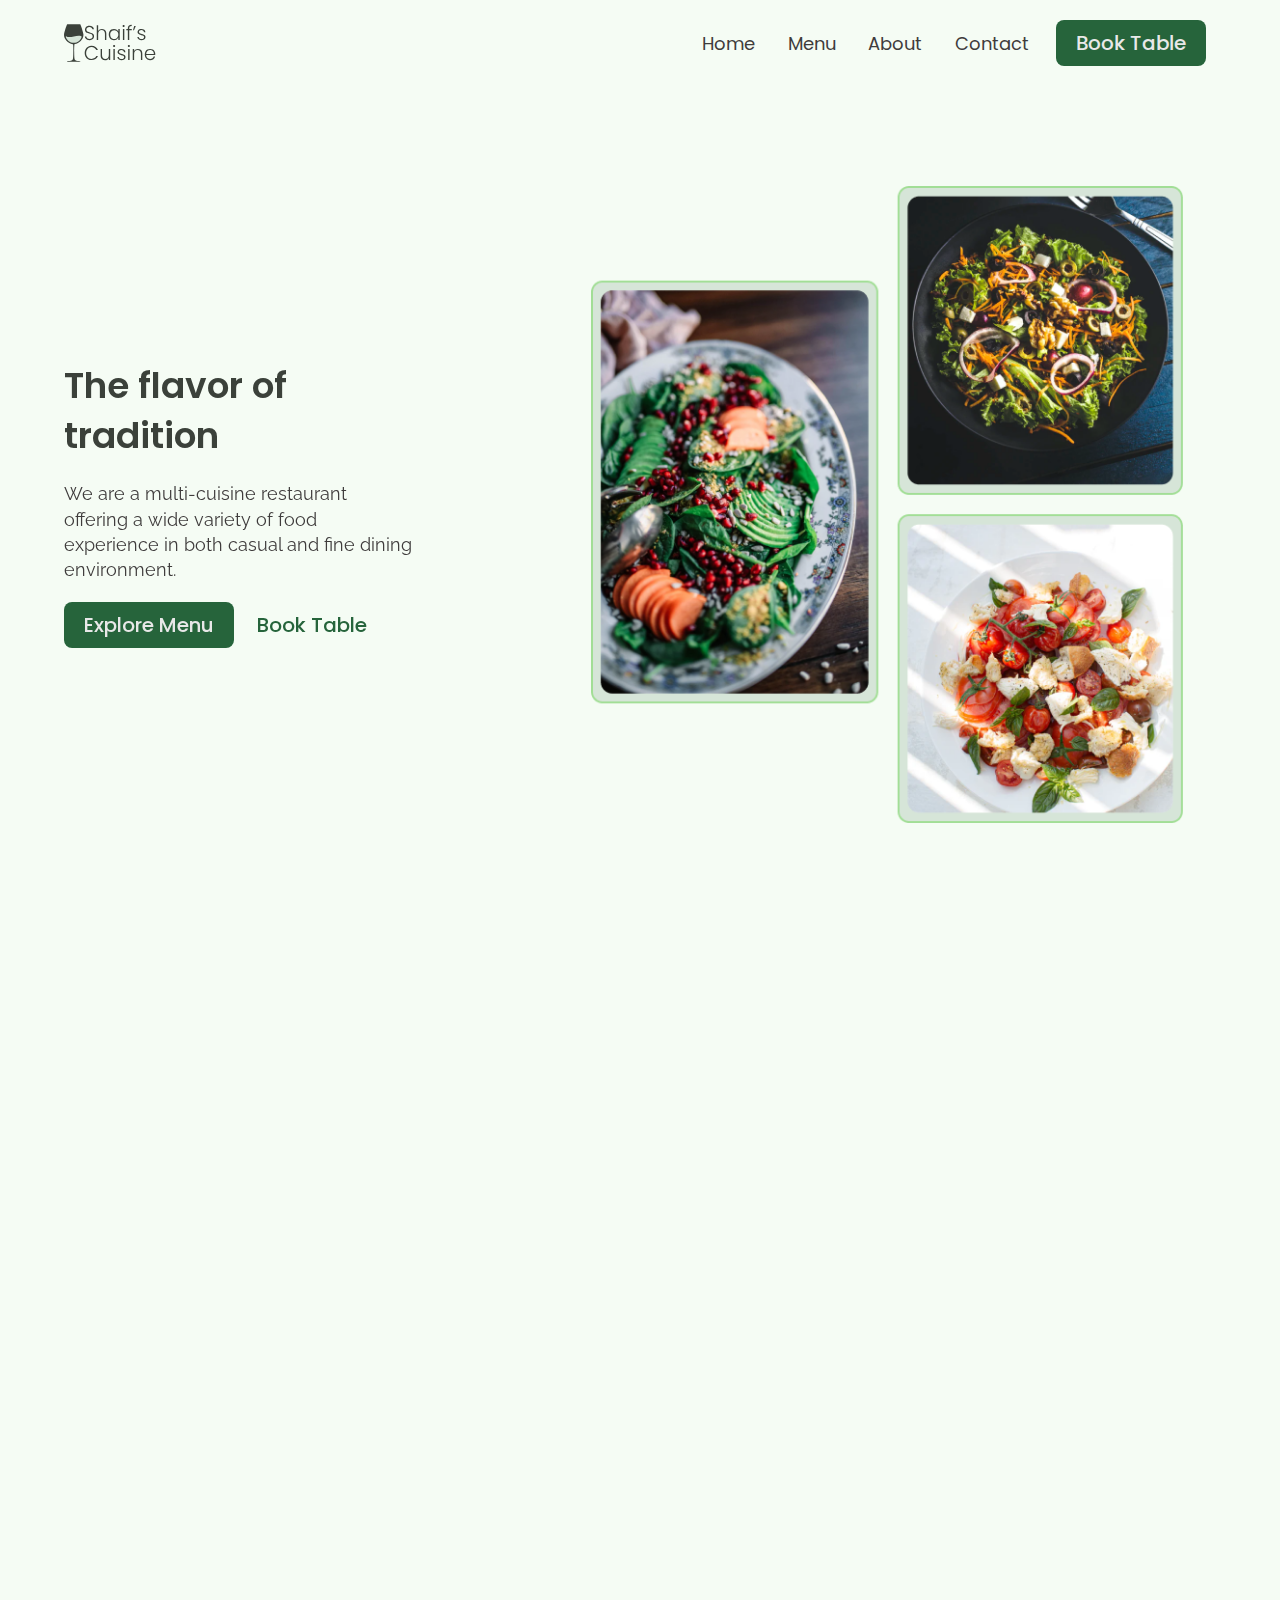
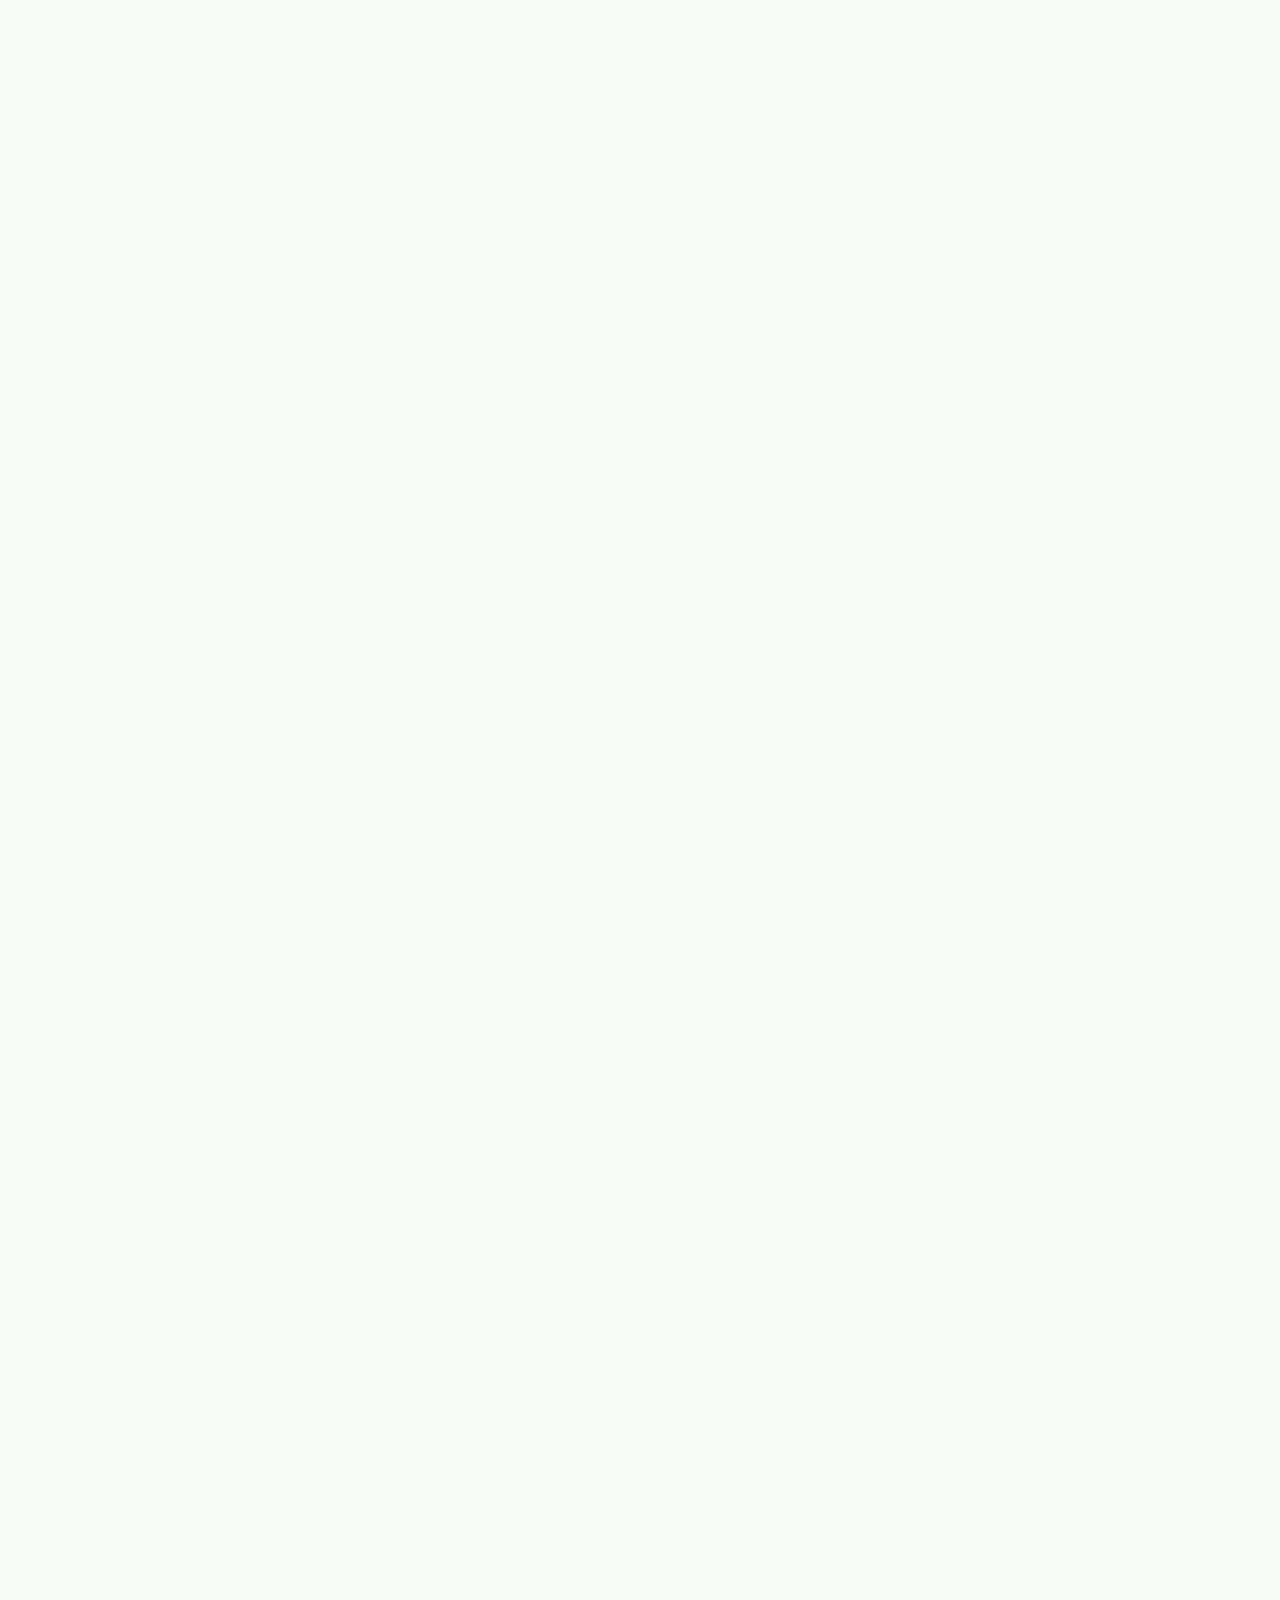
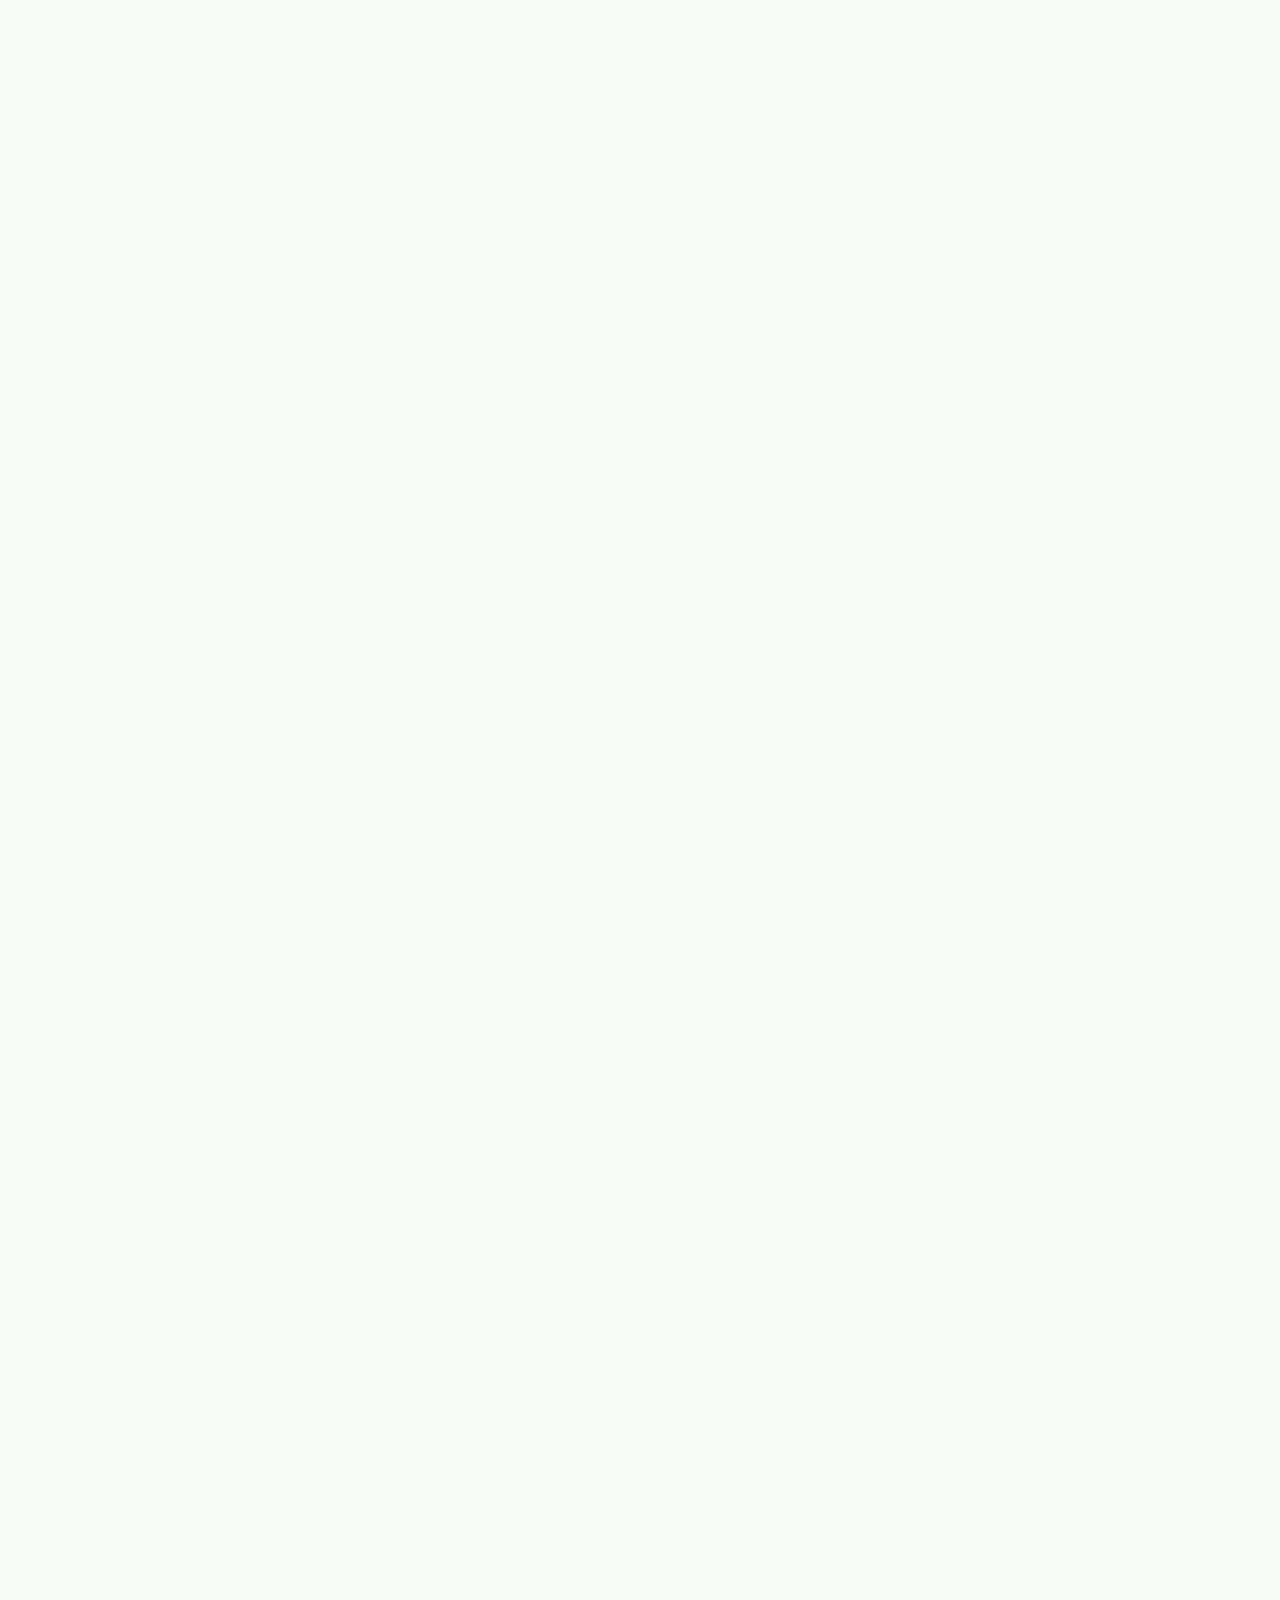
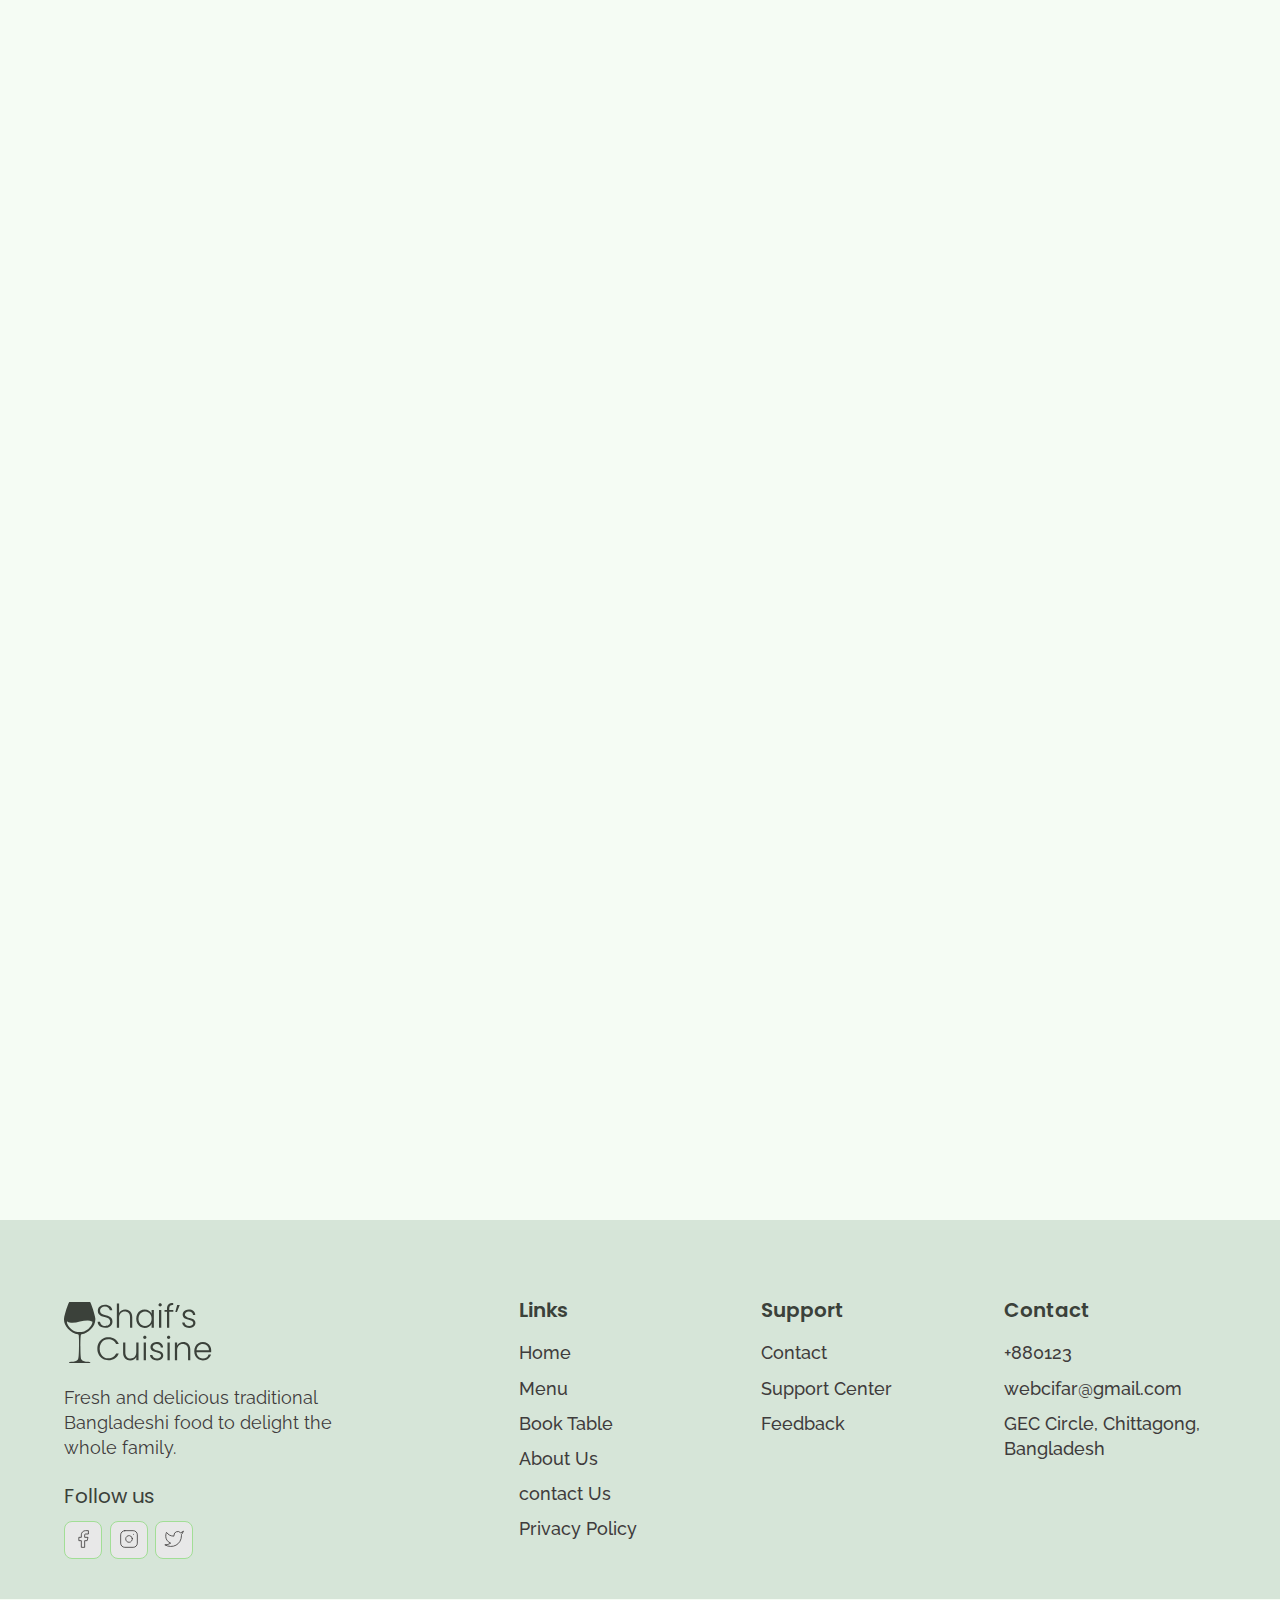
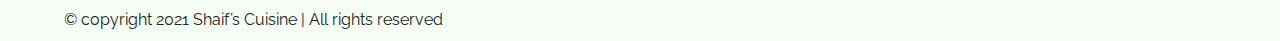
<file: shaif-s-cuisine-main/index.html>
<!DOCTYPE html>
<html lang="en">

<head>
  <meta charset="UTF-8">
  <meta http-equiv="X-UA-Compatible" content="IE=edge">
  <meta name="viewport" content="width=device-width, initial-scale=1.0">
  <link rel="shortcut icon" href="./images/favicon.ico" type="image/x-icon">
  <title>Shaif's Cuisine</title>
  <link rel="stylesheet" href="./reset.css">
  <link rel="stylesheet" href="./globalStyles.css">
  <link rel="stylesheet" href="./components.css">
  <!-- aos library css  -->
  <link rel="stylesheet" href="https://unpkg.com/aos@next/dist/aos.css" />
  <!-- Add your custom css -->
  <link rel="stylesheet" href="./home.css">
</head>

<body>
  <!-- Nav Section -->
  <div class="nav">
    <div class="container">
      <div class="nav__wrapper">
        <a href="./index.html" class="logo">
          <img src="./images/logo.svg" alt="shaif's cuisine">
        </a>
        <nav>
          <div class="nav__icon">
            <svg xmlns="http://www.w3.org/2000/svg" width="24" height="24" viewBox="0 0 24 24" fill="none"
              stroke="currentColor" stroke-width="2" stroke-linecap="round" stroke-linejoin="round"
              class="feather feather-menu">
              <line x1="3" y1="12" x2="21" y2="12" />
              <line x1="3" y1="6" x2="21" y2="6" />
              <line x1="3" y1="18" x2="21" y2="18" />
            </svg>
          </div>
          <div class="nav__bgOverlay"></div>
          <ul class="nav__list">
            <div class="nav__close">
              <svg xmlns="http://www.w3.org/2000/svg" width="24" height="24" viewBox="0 0 24 24" fill="none"
                stroke="currentColor" stroke-width="2" stroke-linecap="round" stroke-linejoin="round"
                class="feather feather-x">
                <line x1="18" y1="6" x2="6" y2="18" />
                <line x1="6" y1="6" x2="18" y2="18" />
              </svg>
            </div>
            <div class="nav__list__wrapper">

              <li><a class="nav__link" href="./index.html">Home</a></li>
              <li><a class="nav__link" href="./menu.html">Menu</a></li>
              <li><a class="nav__link" href="./about.html">About</a></li>
              <li><a class="nav__link" href="./contact.html">Contact</a></li>
              <li><a href="./booking.html" class="btn primary-btn">Book Table</a></li>
            </div>
          </ul>
        </nav>
      </div>
    </div>
  </div>
  <!-- End Nav Section -->
  <!-- Hero Section -->
  <section id="hero">
    <div class="container">
      <div class="hero__wrapper">
        <div class="hero__left" data-aos="fade-left">
          <div class="hero__left__wrapper">

            <h1 class="hero__heading">The flavor of tradition</h1>
            <p class="hero__info">
              We are a multi-cuisine restaurant offering a wide variety of food experience in both casual and fine
              dining
              environment.
            </p>
            <div class="button__wrapper">
              <a href="./menu.html" class="btn primary-btn">Explore Menu</a>
              <a href="./booking.html" class="btn">Book Table</a>
            </div>
          </div>
        </div>
        <div class="hero__right" data-aos="fade-right">
          <div class="hero__imgWrapper">
            <img src="./images/heroImg.png">
          </div>
        </div>
      </div>
    </div>
  </section>
  <!-- End Hero Section -->
  <!-- Store Info Section -->
  <section id="storeInfo" data-aos="fade-up">
    <div class="container">
      <div class="storeInfo__wrapper">
        <div class="storeInfo__item">
          <div class="storeInfo__icon">
            <img src="./images/wall-clock-icon.svg" alt="clock icon">
          </div>
          <h3 class="storeInfo__title">
            10 AM - 7 PM
          </h3>
          <p class="storeInfo__text">
            Opening Hour
          </p>
        </div>
        <div class="storeInfo__item">
          <div class="storeInfo__icon">
            <img src="./images/address-icon.svg" alt="clock icon">
          </div>
          <h3 class="storeInfo__title">
            GEC, Chittagong
          </h3>
          <p class="storeInfo__text">
            Address
          </p>
        </div>
        <div class="storeInfo__item">
          <div class="storeInfo__icon">
            <img src="./images/phone-icon.svg" alt="clock icon">
          </div>
          <h3 class="storeInfo__title">
            +880123443
          </h3>
          <p class="storeInfo__text">
            Call Now
          </p>
        </div>
      </div>
    </div>
  </section>
  <!-- End Store Info Section -->
  <!-- Our Specials Section -->
  <section id="ourSpecials" data-aos="fade-up">
    <div class="container">
      <div class="ourSpecials__wrapper">
        <div class="ourSpecials__left">
          <div class="ourSpecials__item">
            <div class="ourSpecials__item__img">
              <img src="./images/food-3.png" alt="food img">
            </div>
            <h2 class="ourSpecials__item__title">
              Sweet Potato Fries Bowl
            </h2>
            <h3 class="ourSpecials__item__price">
              $18
            </h3>
            <div class="ourSpecials__item__stars">
              <img src="./images/3star.png" alt="3 stars">
            </div>
            <p class="ourSpecials__item__text">
              These Sweet Potato Fries bowl are a glorious, messy plate of goodness. Crispy sweet potato fries loaded
              with lots of fresh summer vegetables and a lime ranch. By adding a seasoning blend with chipotle powder,
              garlic, and onion, these spicy sweet potato fries are full of flavor.
            </p>
          </div>
          <div class="ourSpecials__item">
            <div class="ourSpecials__item__img">
              <img src="./images/food-1.png" alt="food img">
            </div>
            <h2 class="ourSpecials__item__title">
              Vegan Salad bowl
            </h2>
            <h3 class="ourSpecials__item__price">
              $18
            </h3>
            <div class="ourSpecials__item__stars">
              <img src="./images/3star.png" alt="3 stars">
            </div>
            <p class="ourSpecials__item__text">
              Vegan salad bowl are immensely satisfying with any combination of whole grains, pulses, noodles, raw or
              cooked fruits, and veggies all topped off with a delicious sauce or dressing – each bite is an explosion
              of flavors and textures.
            </p>
          </div>
        </div>
        <div class="ourSpecials__right">
          <h2 class="ourSpecials__title">
            Our Specials
          </h2>
          <p class="ourSpecials__text">
            All of our food is prepared daily at our restaurants to ensure the highest quality, freshest meals are
            delivered to our customers
          </p>
          <a href="./booking.html" class="btn primary-btn">Book Table</a>
        </div>
      </div>
    </div>
  </section>
  <!-- End Our Specials Section -->
  <!-- Top Dishes -->
  <section id="dishGrid" data-aos="fade-up">
    <div class="container">
      <h2 class="dishGrid__title">
        Top Dishes
      </h2>
      <div class="dishGrid__wrapper">
        <div class="dishGrid__item">
          <div class="dishGrid__item__img">
            <img src="./images/food-1.png" alt="food img">
          </div>
          <div class="dishGrid__item__info">
            <h3 class="dishGrid__item__title">
              Vegan Salad bowl
            </h3>
            <h3 class="dishGrid__item__price">$12</h3>
            <div class="dishGrid__item__stars">
              <img src="./images/3star.png" alt="3 star">
            </div>
          </div>
        </div>
        <div class="dishGrid__item">
          <div class="dishGrid__item__img">
            <img src="./images/food-2.png" alt="food img">
          </div>
          <div class="dishGrid__item__info">
            <h3 class="dishGrid__item__title">
              Vegan Pesto Zoodles
            </h3>
            <h3 class="dishGrid__item__price">$12</h3>
            <div class="dishGrid__item__stars">
              <img src="./images/3star.png" alt="3 star">
            </div>
          </div>
        </div>
        <div class="dishGrid__item">
          <div class="dishGrid__item__img">
            <img src="./images/food-7.png" alt="food img">
          </div>
          <div class="dishGrid__item__info">
            <h3 class="dishGrid__item__title">
              Hot Green Bowl
            </h3>
            <h3 class="dishGrid__item__price">$12</h3>
            <div class="dishGrid__item__stars">
              <img src="./images/3star.png" alt="3 star">
            </div>
          </div>
        </div>
      </div>
    </div>
  </section>
  <!-- End Top Dishes -->
  <!-- Discount Section -->
  <section id="discount" data-aos="fade-up">
    <div class="container">
      <div class="discount__wrapper">
        <div class="discount__images">
          <div class="discount__img1">
            <img src="./images/food-5.png" alt="Food img">
          </div>
          <div class="discount__img2">
            <img src="./images/food-4.png" alt="Food img">
          </div>
          <div class="discount__img3">
            <img src="./images/food-3.png" alt="Food img">
          </div>
        </div>
        <div class="discount__info">
          <h3 class="discount__text">20% OFF</h3>
          <h3 class="discount__title">Demo Dish For Discount</h3>
          <h3 class="discount__price">
            <span class="discount__oldPrice">$45</span>
            <span class="discount__newPrice">$35</span>
          </h3>
          <div class="discount__stars">
            <img src="./images/3star.png" alt="3 stars">
          </div>
          <a class="btn primary-btn" href="./booking.html">Book Table</a>
        </div>
      </div>
    </div>
  </section>
  <!-- End Discount Section -->
  <!-- Events Media -->
  <section id="eventsMedia" data-aos="fade-up">
    <div class="container">
      <div class="eventsMedia__wrapper">
        <div class="eventsMedia__1">
          <img src="./images/eventsMedia1.png" alt="events">
          <a href="#" class="eventsMedia__1__playButton">
            <img src="./images/playIcon.svg" alt="play button">
          </a>
        </div>
        <div class="eventMedia__2">
          <img src="./images/eventsMedia2.png" alt="events">
        </div>
      </div>
    </div>
  </section>
  <!-- End Events Media -->
  <!-- Events Info -->
  <section id="eventsInfo" data-aos="fade-up">
    <div class="container">
      <div class="eventsInfo__wrapper">
        <div class="eventsInfo__left">
          <div class="eventsInfo__item">
            <div class="eventsInfo__item__img">
              <img src="./images/event-corporate.png" alt="corporate events">
            </div>
            <div class="eventsInfo__item__info">
              <h2 class="eventsInfo__item__title">Corporate Events</h2>
              <p class="eventsInfo__item__text">
                Shaif's Cuisine is the perfect venue for your corporate events. We specialize in private parties.
              </p>
            </div>
          </div>
          <div class="eventsInfo__item">
            <div class="eventsInfo__item__img">
              <img src="./images/event-weedings.png" alt="wedding events">
            </div>
            <div class="eventsInfo__item__info">
              <h2 class="eventsInfo__item__title">Weddings</h2>
              <p class="eventsInfo__item__text">
                Shaif's Cuisine offers an intimately unique wedding experience set in a spectacular setting that is
                sophisticated and comfortable.
              </p>
            </div>
          </div>
        </div>
        <div class="eventsInfo__right">
          <h2 class="eventsInfo__title">Book For Events</h2>
          <p class="eventsInfo__text">Book your private event or corporate function at Shaif's cuisine to experience a
            truly unique experience.</p>
          <a href="./contact.html" class="btn primary-btn">Contact Now</a>
        </div>
      </div>
    </div>
  </section>
  <!-- End Events Info -->
  <!-- Why Us section -->
  <section id="whyUs">
    <div class="container">
      <div class="whyUs__wrapper">
        <div class="whyUs__left" data-aos="fade-right">
          <h2 class="whyUs__title">
            Why Choose Our Food
          </h2>
          <p class="whyUs__text">
            Quality of Service, Food, Ambiance, and Value of Money are the primary elements for choosing a restaurant.
            Shaif's Cuisine is one of the most exquisite fine-dinning restaurant in Chittagong cities with a captivating
            view of GEC Hills, perfect ambiance, and scrumptious food.
          </p>
        </div>
        <div class="whyUs__right" data-aos="fade-left">
          <div class="whyUs__items__wrapper">
            <div class="whyUs__item">
              <div class="whyUs__item__icon">
                <img src="./images/whyUs-icon1.svg" alt="quality Food">
              </div>
              <p class="whyUs__item__text">Quality Food</p>
            </div>
            <div class="whyUs__item">
              <div class="whyUs__item__icon">
                <img src="./images/whyUs-icon2.svg" alt="Classical taste">
              </div>
              <p class="whyUs__item__text">Classical taste</p>
            </div>
            <div class="whyUs__item">
              <div class="whyUs__item__icon">
                <img src="./images/whyUs-icon3.svg" alt="Skilled chef">
              </div>
              <p class="whyUs__item__text">Skilled chef</p>
            </div>
            <div class="whyUs__item">
              <div class="whyUs__item__icon">
                <img src="./images/whyUs-icon4.svg" alt="Best service">
              </div>
              <p class="whyUs__item__text">Best service</p>
            </div>
          </div>
        </div>
      </div>
    </div>
  </section>
  <!-- End Why Us section -->
  <!-- Testimonial Section -->
  <section id="testimonial">
    <div class="container">
      <div class="testimonial__wrapper" data-aos="fade-up">
        <h2 class="testimonial__title">What Our Customers Say</h2>
        <div class="testimonial__items__wrapper">
          <div class="testimonial__item">
            <div class="testimonial__item__img">
              <img src="./images/testimonial_img1.png" alt="Sayed Ahmed">
            </div>
            <div class="testimonial__item__info">
              <h3 class="testimonial__item__name">Sayed Ahmed</h3>
              <div class="testimonial__item__stars">
                <img src="./images/3star.png" alt="3 star">
              </div>
              <p class="testimonial__item__text">
                “Visited Shaif’s Cuisine with friends last Sunday. Really lovely meal and very warm welcome – we would
                recommend this lovely restaurant and will try to go back again”
              </p>
            </div>
          </div>
          <div class="testimonial__item">
            <div class="testimonial__item__img">
              <img src="./images/testimonial_img1.png" alt="Sayed Ahmed">
            </div>
            <div class="testimonial__item__info">
              <h3 class="testimonial__item__name">Arfan</h3>
              <div class="testimonial__item__stars">
                <img src="./images/3star.png" alt="3 star">
              </div>
              <p class="testimonial__item__text">
                "from start to finish, lovely experience. Hostess very pleasant, wait staff john was wonderful and
                attentive, food plentiful and delicious, desserts out of this world"
              </p>
            </div>
          </div>
          <div class="testimonial__item">
            <div class="testimonial__item__img">
              <img src="./images/testimonial_img1.png" alt="Sayed Ahmed">
            </div>
            <div class="testimonial__item__info">
              <h3 class="testimonial__item__name">Fahim & Nishat</h3>
              <div class="testimonial__item__stars">
                <img src="./images/3star.png" alt="3 star">
              </div>
              <p class="testimonial__item__text">
                “A warm and friendly welcome with fantastic customer service. Always great, tasty food served piping
                hot- just the way we love it . Would definitely recommend. We have been repeatedly and it's consistently
                exceeded our expectations"
              </p>
            </div>
          </div>
          <div class="testimonial__item">
            <div class="testimonial__item__img">
              <img src="./images/testimonial_img1.png" alt="Sayed Ahmed">
            </div>
            <div class="testimonial__item__info">
              <h3 class="testimonial__item__name">Hussain</h3>
              <div class="testimonial__item__stars">
                <img src="./images/3star.png" alt="3 star">
              </div>
              <p class="testimonial__item__text">
                “I would just like to say thank you for the excellent service we received in your restaurant last night.
                Although the place was very busy we still had an excellent time and really appreciated the live
                entertainment too!“
              </p>
            </div>
          </div>
        </div>
      </div>
    </div>
  </section>
  <!-- End Testimonial Section -->
  <!-- Newsletter Section -->
  <section id="newsletter" data-aos="fade-up">
    <div class="container">
      <div class="newsletter__wrapper">
        <div class="newsletter__info">
          <h3 class="newsletter__title">Join Newsletter</h3>
          <p class="newsletter__text">
            Get notified with the latest news and recent offers from the “Shaif’s Cuisine”
          </p>
        </div>
        <div class="newsletter__form">
          <form action="">
            <label for="email">
              <input type="email" placeholder="Your Email Address">
            </label>
            <button type="submit">Join</button>
          </form>
        </div>
      </div>
    </div>
  </section>
  <!-- End Newsletter Section -->

  <!-- Footer -->
  <footer>
    <div class="container">
      <div class="footer__wrapper">
        <div class="footer__col1">
          <div class="footer__logo">
            <img src="./images/logo.svg" alt="shaif's cuisine">
          </div>
          <p class="footer__desc">
            Fresh and delicious traditional Bangladeshi food to delight the whole family.
          </p>
          <div class="footer__socials">
            <h4 class="footer__socials__title">Follow us</h4>
            <ol class="footer__socials__list">
              <li>
                <a href="#">
                  <svg xmlns="http://www.w3.org/2000/svg" width="24" height="24" viewBox="0 0 24 24" fill="none"
                    stroke="currentColor" stroke-width="1" stroke-linecap="round" stroke-linejoin="round"
                    class="feather feather-facebook">
                    <path d="M18 2h-3a5 5 0 0 0-5 5v3H7v4h3v8h4v-8h3l1-4h-4V7a1 1 0 0 1 1-1h3z" />
                  </svg>
                </a>
              </li>
              <li>
                <a href="#">
                  <svg xmlns="http://www.w3.org/2000/svg" width="24" height="24" viewBox="0 0 24 24" fill="none"
                    stroke="currentColor" stroke-width="1" stroke-linecap="round" stroke-linejoin="round"
                    class="feather feather-instagram">
                    <rect x="2" y="2" width="20" height="20" rx="5" ry="5" />
                    <path d="M16 11.37A4 4 0 1 1 12.63 8 4 4 0 0 1 16 11.37z" />
                    <line x1="17.5" y1="6.5" x2="17.51" y2="6.5" />
                  </svg>
                </a>
              </li>
              <li>
                <a href="#">
                  <svg xmlns="http://www.w3.org/2000/svg" width="24" height="24" viewBox="0 0 24 24" fill="none"
                    stroke="currentColor" stroke-width="1" stroke-linecap="round" stroke-linejoin="round"
                    class="feather feather-twitter">
                    <path
                      d="M23 3a10.9 10.9 0 0 1-3.14 1.53 4.48 4.48 0 0 0-7.86 3v1A10.66 10.66 0 0 1 3 4s-4 9 5 13a11.64 11.64 0 0 1-7 2c9 5 20 0 20-11.5a4.5 4.5 0 0 0-.08-.83A7.72 7.72 0 0 0 23 3z" />
                  </svg>
                </a>
              </li>
            </ol>
          </div>
        </div>
        <div class="footer__col2">
          <h3 class="footer__text__title">
            Links
          </h3>
          <ol class="footer__text">
            <li>
              <a href="/index.html">Home</a>
            </li>
            <li>
              <a href="./menu.html">Menu</a>
            </li>
            <li>
              <a href="./booking.html">Book Table</a>
            </li>
            <li>
              <a href="./about.html">About Us</a>
            </li>
            <li>
              <a href="./contact.html">contact Us</a>
            </li>
            <li>
              <a href="#">Privacy Policy</a>
            </li>
          </ol>
        </div>
        <div class="footer__col3">
          <h3 class="footer__text__title">
            Support
          </h3>
          <ol class="footer__text">
            <li>
              <a href="#">Contact</a>
            </li>
            <li>
              <a href="#">Support Center</a>
            </li>
            <li>
              <a href="#">Feedback</a>
            </li>
          </ol>
        </div>
        <div class="footer__col4">
          <h3 class="footer__text__title">
            Contact
          </h3>
          <ol class="footer__text">
            <li>
              <a href="#">+880123</a>
            </li>
            <li>
              <a href="#">webcifar@gmail.com</a>
            </li>
            <li>
              <a href="#">GEC Circle, Chittagong, Bangladesh</a>
            </li>
          </ol>
        </div>
      </div>
    </div>
  </footer>
  <div id="copyright">
    <div class="container">
      <p class="copyright__text">
        © copyright 2021 Shaif’s Cuisine | All rights reserved
      </p>
    </div>
  </div>
  <!-- End Footer -->

  <!-- aos script -->
  <script src="https://unpkg.com/aos@next/dist/aos.js"></script>
  <!-- custom script -->
  <script src="./main.js"></script>
</body>

</html>
</file>
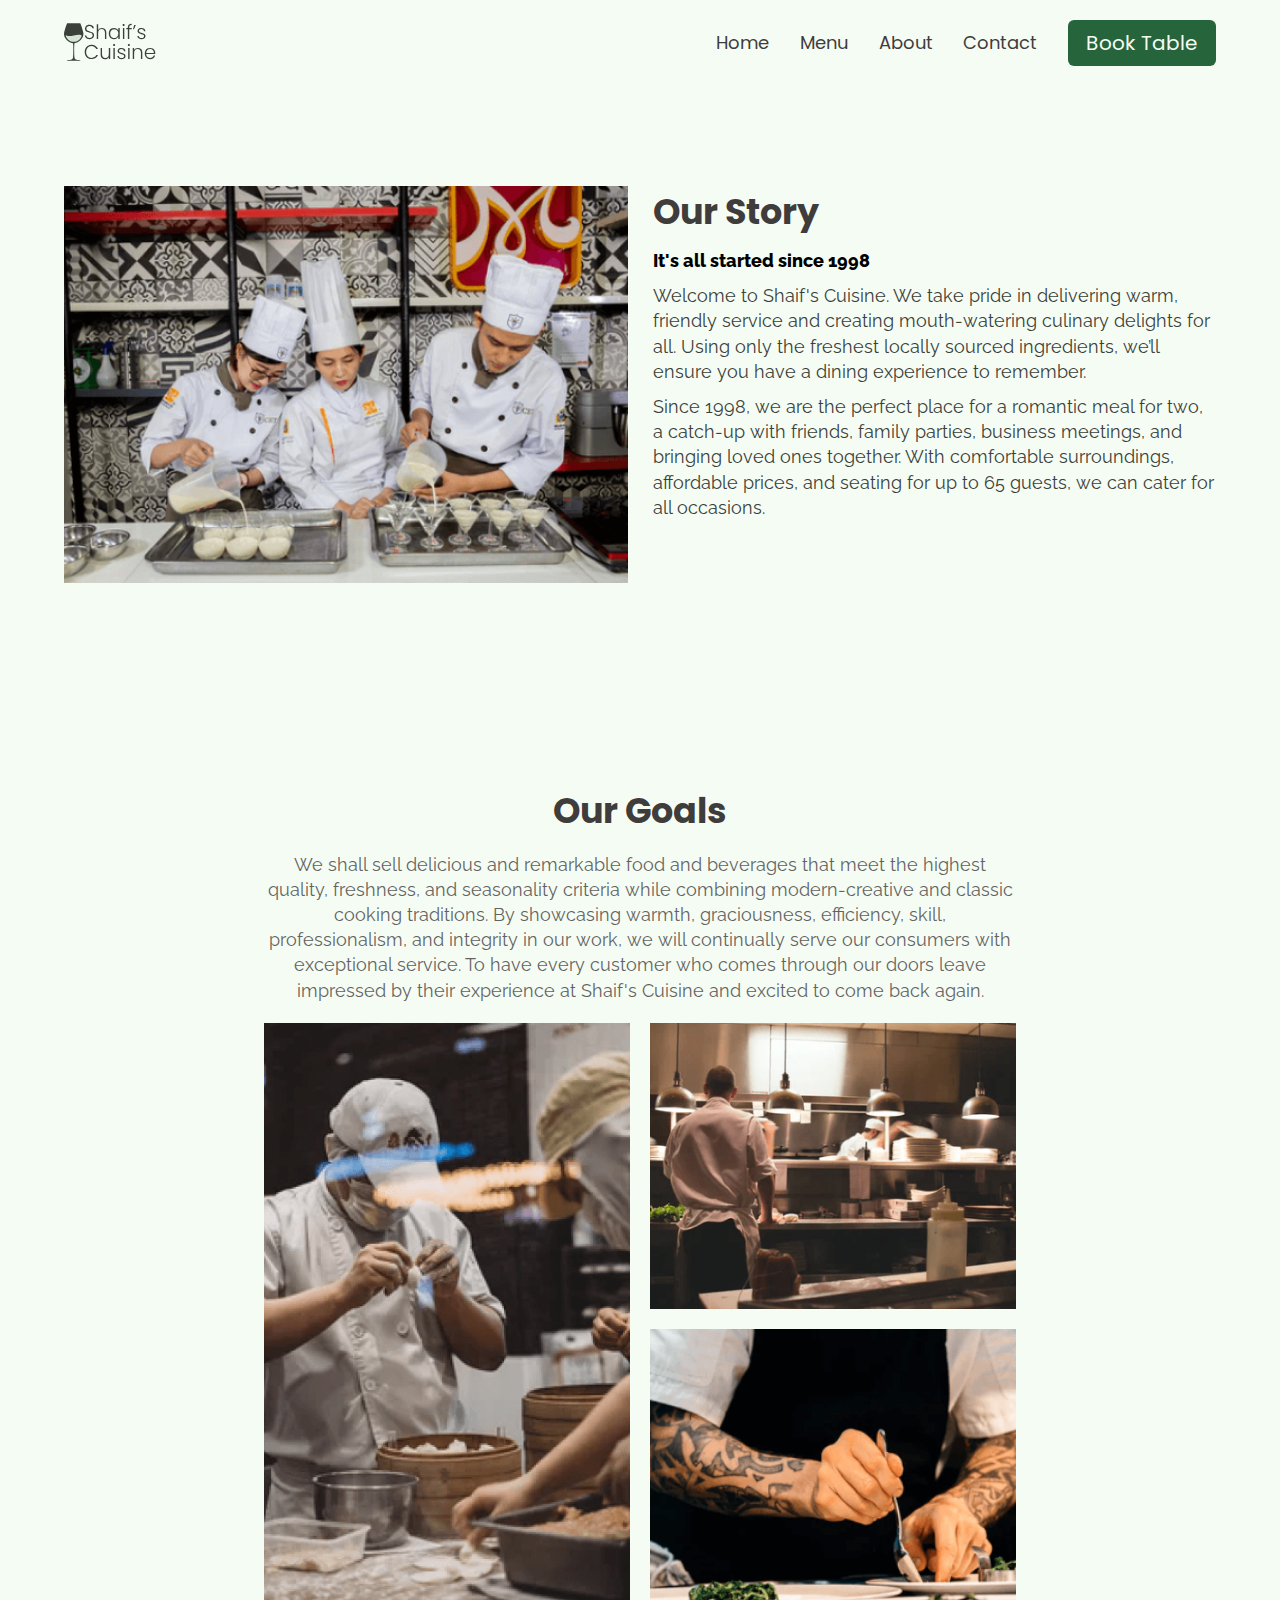
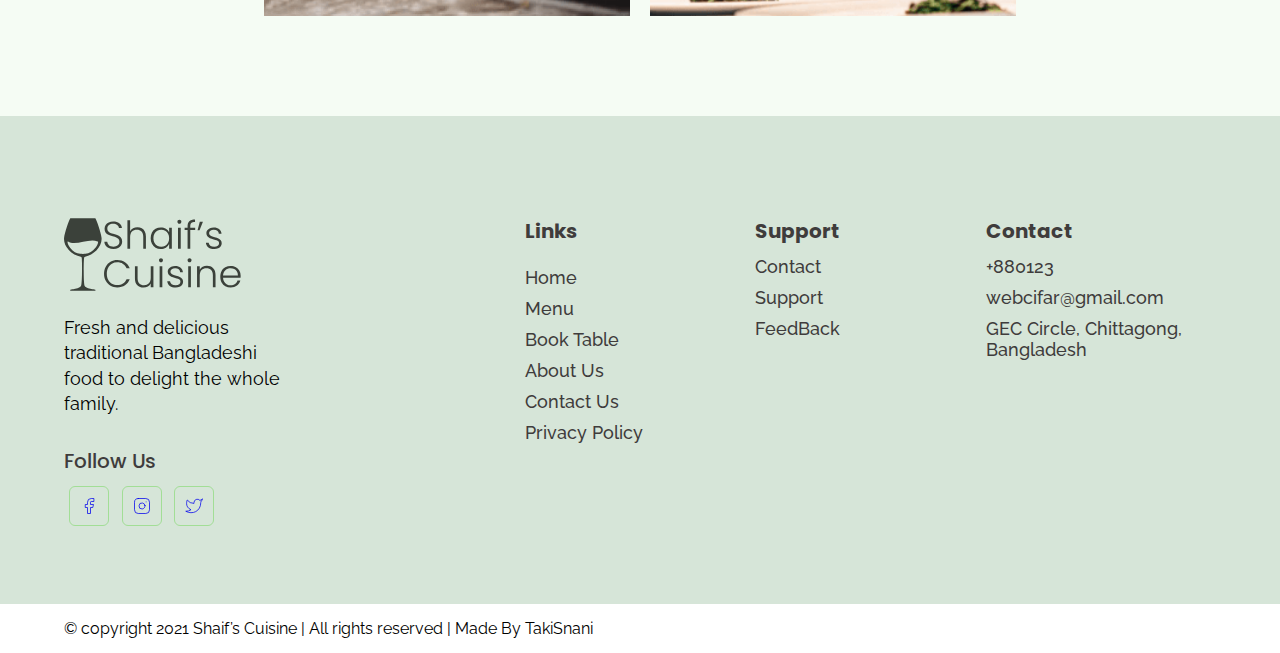
<file: About.html>
<!DOCTYPE html>
<html lang="en">
<head>
    <meta charset="UTF-8">
    <meta http-equiv="X-UA-Compatible" content="IE=edge">
    <meta name="viewport" content="width=device-width, initial-scale=1.0">
    <link rel="stylesheet" href="css/About.css">
    <title>About Us</title>
</head>
<body>
    <header>
        <div class="container">
            <div class="logo">
                <img src="shaif-s-cuisine-main/images/logo.svg" title="Shaif's Cuisine" alt="Shaif's Cuisine">
            </div>
            <div class="burger">
                <span></span>
                <span></span>
                <span></span>
            </div>
            <div class="nav">
                <div class="close">
                    <span></span>
                    <span></span>
                </div>
                <ul>
                    <li><a href="#home">Home</a></li>
                    <li><a href="/menu.html">Menu</a></li>
                    <li><a href="/About.html">About</a></li>
                    <li><a href="/Contact.html">Contact</a></li>
                    <li><a href="/BookingTable.html">Book Table</a></li>
                </ul>
            </div>
        </div>
    </header>
    <!-- Start Our Story  -->
    <section class="Our-story">
        <div class="container">
            <div class="our-image">
                <img src="/shaif-s-cuisine-main/images/ourStoryImg.png" alt="">
            </div>
            <div class="our-story-info">
                <h1>Our Story</h1>
                <p class="sub-h1">It's all started since 1998</p>
                <p>Welcome to Shaif's Cuisine. We take pride in delivering warm, friendly service and creating mouth-watering culinary delights for all. Using only the freshest locally sourced ingredients, we’ll ensure you have a dining experience to remember. <br>
                </p>
                <p>Since 1998, we are the perfect place for a romantic meal for two, a catch-up with friends, family parties, business meetings, and bringing loved ones together. With comfortable surroundings, affordable prices, and seating for up to 65 guests, we can cater for all occasions.</p>
            </div>
        </div>
    </section>
    <section class="our-goal">
        <div class="container">
            <h2>Our Goals</h2>
            <p class="text">We shall sell delicious and remarkable food and beverages that meet the highest quality, freshness, and seasonality criteria while combining modern-creative and classic cooking traditions. By showcasing warmth, graciousness, efficiency, skill, professionalism, and integrity in our work, we will continually serve our consumers with exceptional service. To have every customer who comes through our doors leave impressed by their experience at Shaif's Cuisine and excited to come back again.</p>
            <div class="our-goal-images">
                <div class="image">
                    <img src="/shaif-s-cuisine-main/images/ourGoals_img1.png" alt=""/>
                </div>
                <div class="image">
                    <img src="/shaif-s-cuisine-main/images/ourGoals_img2.png" alt=""/>
                </div>
                <div class="image">
                    <img src="/shaif-s-cuisine-main/images/ourGoals_img3.png" alt=""/>
                </div>
            </div>
        </div>
    </section>
     <!-- Start Footer  -->
     <section class="footer">
        <div class="container">
            <div class="box1">
                <div class="logo">
                    <img src="shaif-s-cuisine-main/images/logo.svg" alt="">
                </div>
                <div class="text">
                    <p>Fresh and delicious traditional Bangladeshi food to delight the whole family.</p>
                </div>
                <div class="Follow">
                    <h2>Follow Us</h2>
                    <div class="social">
                            <a href="#">
                              <svg xmlns="http://www.w3.org/2000/svg" width="24" height="24" viewBox="0 0 24 24" fill="none"
                                stroke="currentColor" stroke-width="1" stroke-linecap="round" stroke-linejoin="round"
                                class="feather feather-facebook">
                                <path d="M18 2h-3a5 5 0 0 0-5 5v3H7v4h3v8h4v-8h3l1-4h-4V7a1 1 0 0 1 1-1h3z" />
                              </svg>
                            </a>
                            <a href="#">
                              <svg xmlns="http://www.w3.org/2000/svg" width="24" height="24" viewBox="0 0 24 24" fill="none"
                                stroke="currentColor" stroke-width="1" stroke-linecap="round" stroke-linejoin="round"
                                class="feather feather-instagram">
                                <rect x="2" y="2" width="20" height="20" rx="5" ry="5" />
                                <path d="M16 11.37A4 4 0 1 1 12.63 8 4 4 0 0 1 16 11.37z" />
                                <line x1="17.5" y1="6.5" x2="17.51" y2="6.5" />
                              </svg>
                            </a>
                            <a href="#">
                              <svg xmlns="http://www.w3.org/2000/svg" width="24" height="24" viewBox="0 0 24 24" fill="none"
                                stroke="currentColor" stroke-width="1" stroke-linecap="round" stroke-linejoin="round"
                                class="feather feather-twitter">
                                <path
                                  d="M23 3a10.9 10.9 0 0 1-3.14 1.53 4.48 4.48 0 0 0-7.86 3v1A10.66 10.66 0 0 1 3 4s-4 9 5 13a11.64 11.64 0 0 1-7 2c9 5 20 0 20-11.5a4.5 4.5 0 0 0-.08-.83A7.72 7.72 0 0 0 23 3z" />
                              </svg>
                    </div>
                </div>
            </div>
        <div class="box2">
            <h2>Links</h2>
            <ul>
                <li><a href="/">Home</a></li>
                <li><a href="/menu.html">Menu</a></li>
                <li><a href="/BookingTable.html">Book Table</a></li>
                <li><a href="/About.html">About Us</a></li>
                <li><a href="/Contact.html">Contact Us</a></li>
                <li><a href="#">Privacy Policy</a></li>
            </ul>
        </div>
        <div class="box3">
            <h2>Support</h2>
            <ul>
                <li><a href="/Contact.html">Contact</a></li>
                <li><a href="#">Support</a></li>
                <li><a href="#">FeedBack</a></li>
            </ul>
        </div>
        <div class="box4">
            <h2>Contact</h2>
            <ul>
                <li><a href="tel:+880123">+880123</a></li>
                <li><a href="mailto:webcifar@gmail.com">webcifar@gmail.com</a></li>
                <li><a href="#">GEC Circle, Chittagong, Bangladesh</a></li>
            </ul>
        </div>
        </div>
        <div class="copyrights">© copyright 2021 Shaif’s Cuisine | All rights reserved | Made By TakiSnani</div>
    </section>
</body>
</html>
</file>
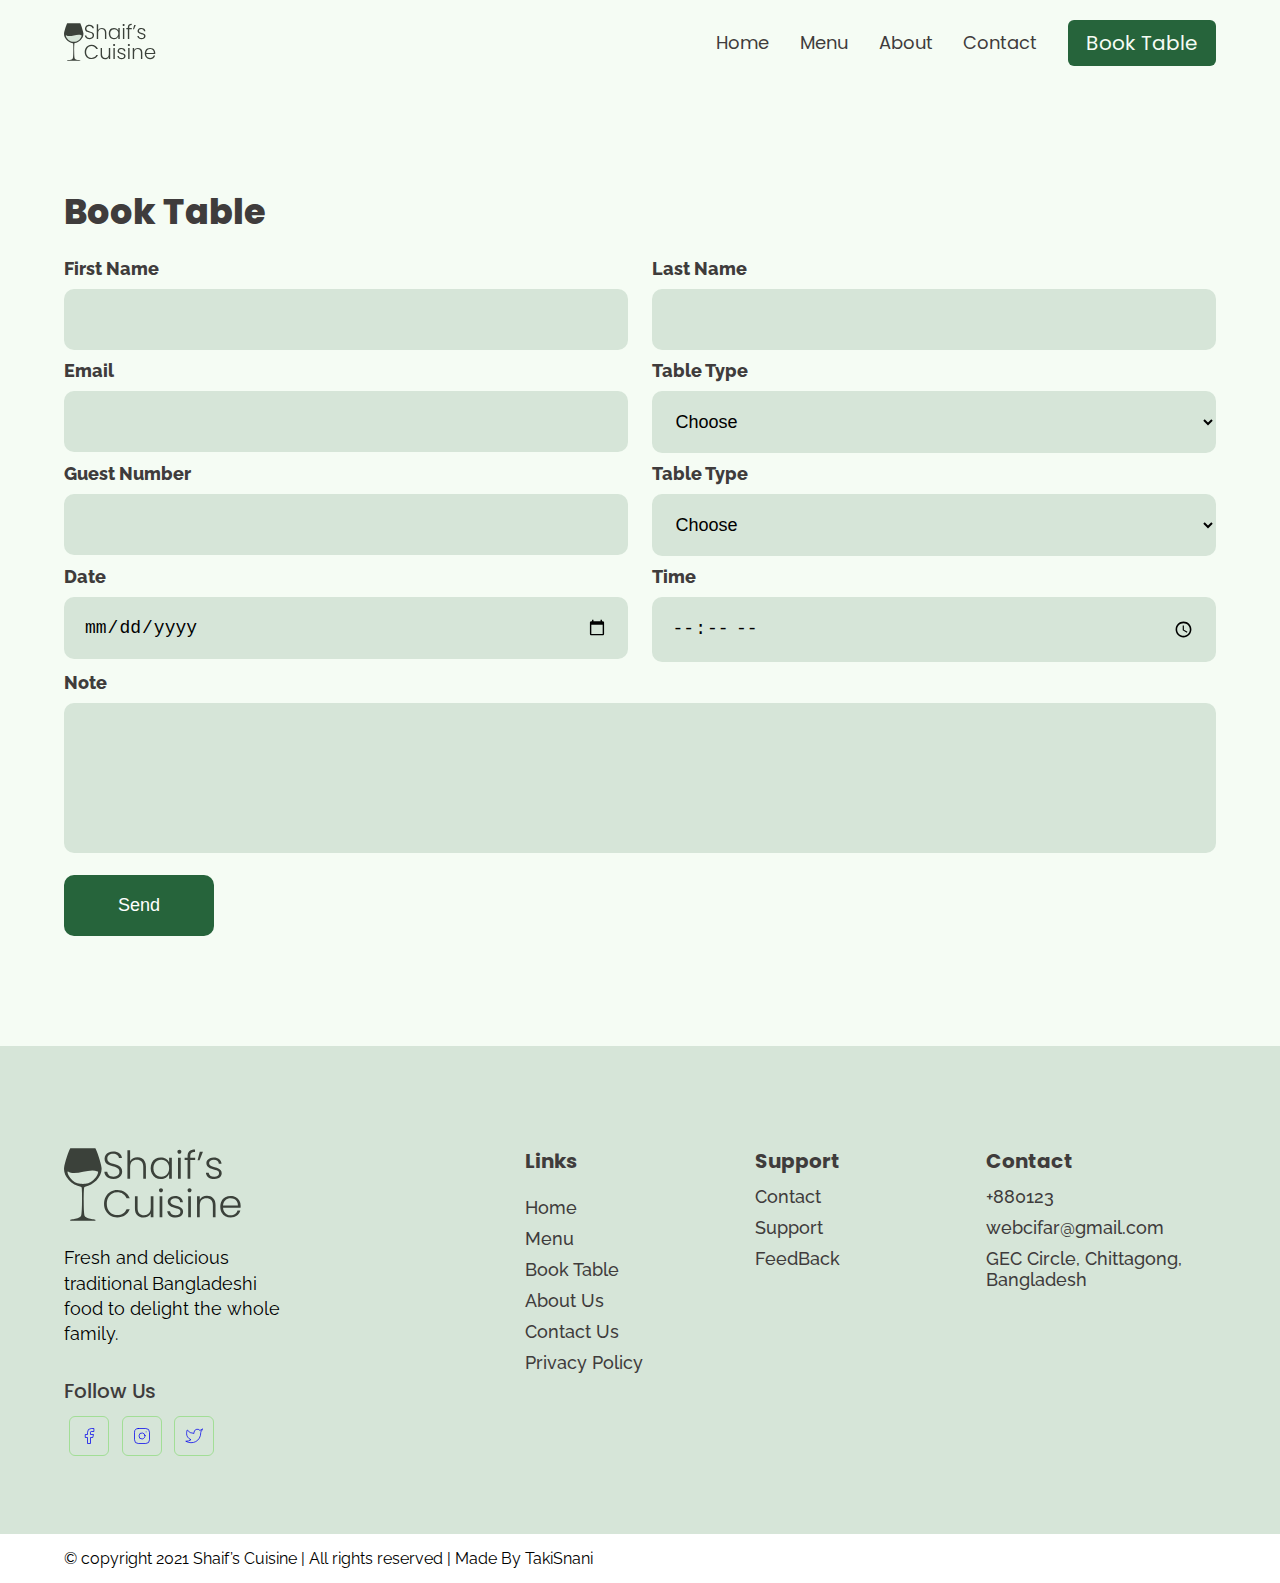
<file: BookingTable.html>
<!DOCTYPE html>
<html lang="en">
<head>
    <meta charset="UTF-8">
    <meta http-equiv="X-UA-Compatible" content="IE=edge">
    <meta name="viewport" content="width=device-width, initial-scale=1.0">
    <link rel="stylesheet" href="css/BookingTable.css">
    <title>Booking Table</title>
</head>
<body>
    <!-- Start Header  -->
    <header style="margin-bottom: 0;">
        <div class="container">
            <div class="logo">
                <img src="shaif-s-cuisine-main/images/logo.svg" title="Shaif's Cuisine" alt="Shaif's Cuisine">
            </div>
            <div class="burger">
                <span></span>
                <span></span>
                <span></span>
            </div>
            <div class="nav">
                <div class="close">
                    <span></span>
                    <span></span>
                </div>
                <ul>
                    <li><a href="#home">Home</a></li>
                    <li><a href="/menu.html">Menu</a></li>
                    <li><a href="/About.html">About</a></li>
                    <li><a href="/Contact.html">Contact</a></li>
                    <li><a href="/BookingTable.html">Book Table</a></li>
                </ul>
            </div>
        </div>
    </header>
    <!-- End Header  -->
    <section class="booking contact-section" id="booking">
        <div class="container">
            <h2 class="contact-section-title">Book Table</h2>
            <form action="" method="post" class="contact-section-form">
                <div class="box-contact">
                    <label for="firstName">First Name</label>
                <input type="text" id="firstName" name="First-Name">
                </div>
                <div class="box-contact">
                <label for="lastName">Last Name</label>
                <input type="text" id="lastName" name="Last-Name">
                </div>
                <div class="box-contact">
                <label for="email">Email</label>
                <input type="email" id="email" name="Email">
                </div>
                <div class="box-contact .table">
                <label for="tableType">Table Type</label>
                <select name="BookTable" id="Book Table">
                    <option selected disabled>Choose</option>
                    <option value="Small">Small (02 Persons)</option>
                    <option value="Medium">Medium (04 Persons)</option>
                    <option value="Large">Large (06 Persons)</option>
                </select>
                </div>
                <div class="box-contact">
                    <label for="GuestNum">Guest Number</label>
                    <input type="number" id="GuestNum" name="GuestNumber">
                    </div>
                <div class="box-contact">
                    <label for="tableType">Table Type</label>
                    <select name="BookTable" id="Book Table">
                        <option selected disabled>Choose</option>
                        <option value="Outdoor ">Outdoor </option>
                        <option value="Indoor">Indoor</option>
                        <option value="Rooftop">Rooftop</option>
                    </select>
                </div>
                    <div class="box-contact date">
                        <label for="date">Date</label>
                        <input type="date" id="date" name="Date">
                        </div>
                    <div class="box-contact time">
                        <label for="time">Time</label>
                        <input type="time" id="time" name="Time">
                        </div>
                    <div class="box-contact special">
                            <label for="note">Note</label>
                            <textarea  id="note" name="Note" ></textarea>
                        </div>
                    <input type="submit" value="Send">
                </form>
        </div>
    </section>
    <!-- Start Footer  -->
    <section class="footer">
        <div class="container">
            <div class="box1">
                <div class="logo">
                    <img src="shaif-s-cuisine-main/images/logo.svg" alt="">
                </div>
                <div class="text">
                    <p>Fresh and delicious traditional Bangladeshi food to delight the whole family.</p>
                </div>
                <div class="Follow">
                    <h2>Follow Us</h2>
                    <div class="social">
                            <a href="#">
                              <svg xmlns="http://www.w3.org/2000/svg" width="24" height="24" viewBox="0 0 24 24" fill="none"
                                stroke="currentColor" stroke-width="1" stroke-linecap="round" stroke-linejoin="round"
                                class="feather feather-facebook">
                                <path d="M18 2h-3a5 5 0 0 0-5 5v3H7v4h3v8h4v-8h3l1-4h-4V7a1 1 0 0 1 1-1h3z" />
                              </svg>
                            </a>
                            <a href="#">
                              <svg xmlns="http://www.w3.org/2000/svg" width="24" height="24" viewBox="0 0 24 24" fill="none"
                                stroke="currentColor" stroke-width="1" stroke-linecap="round" stroke-linejoin="round"
                                class="feather feather-instagram">
                                <rect x="2" y="2" width="20" height="20" rx="5" ry="5" />
                                <path d="M16 11.37A4 4 0 1 1 12.63 8 4 4 0 0 1 16 11.37z" />
                                <line x1="17.5" y1="6.5" x2="17.51" y2="6.5" />
                              </svg>
                            </a>
                            <a href="#">
                              <svg xmlns="http://www.w3.org/2000/svg" width="24" height="24" viewBox="0 0 24 24" fill="none"
                                stroke="currentColor" stroke-width="1" stroke-linecap="round" stroke-linejoin="round"
                                class="feather feather-twitter">
                                <path
                                  d="M23 3a10.9 10.9 0 0 1-3.14 1.53 4.48 4.48 0 0 0-7.86 3v1A10.66 10.66 0 0 1 3 4s-4 9 5 13a11.64 11.64 0 0 1-7 2c9 5 20 0 20-11.5a4.5 4.5 0 0 0-.08-.83A7.72 7.72 0 0 0 23 3z" />
                              </svg>
                    </div>
                </div>
            </div>
        <div class="box2">
            <h2>Links</h2>
            <ul>
                <li><a href="/">Home</a></li>
                <li><a href="/menu.html">Menu</a></li>
                <li><a href="/BookingTable.html">Book Table</a></li>
                <li><a href="/About.html">About Us</a></li>
                <li><a href="/Contact.html">Contact Us</a></li>
                <li><a href="#">Privacy Policy</a></li>
            </ul>
        </div>
        <div class="box3">
            <h2>Support</h2>
            <ul>
                <li><a href="/Contact.html">Contact</a></li>
                <li><a href="#">Support</a></li>
                <li><a href="#">FeedBack</a></li>
            </ul>
        </div>
        <div class="box4">
            <h2>Contact</h2>
            <ul>
                <li><a href="tel:+880123">+880123</a></li>
                <li><a href="mailto:webcifar@gmail.com">webcifar@gmail.com</a></li>
                <li><a href="#">GEC Circle, Chittagong, Bangladesh</a></li>
            </ul>
        </div>
        </div>
        <div class="copyrights">© copyright 2021 Shaif’s Cuisine | All rights reserved | Made By TakiSnani</div>
    </section>
    <!-- End Footer  -->
</body>
</html>
</file>
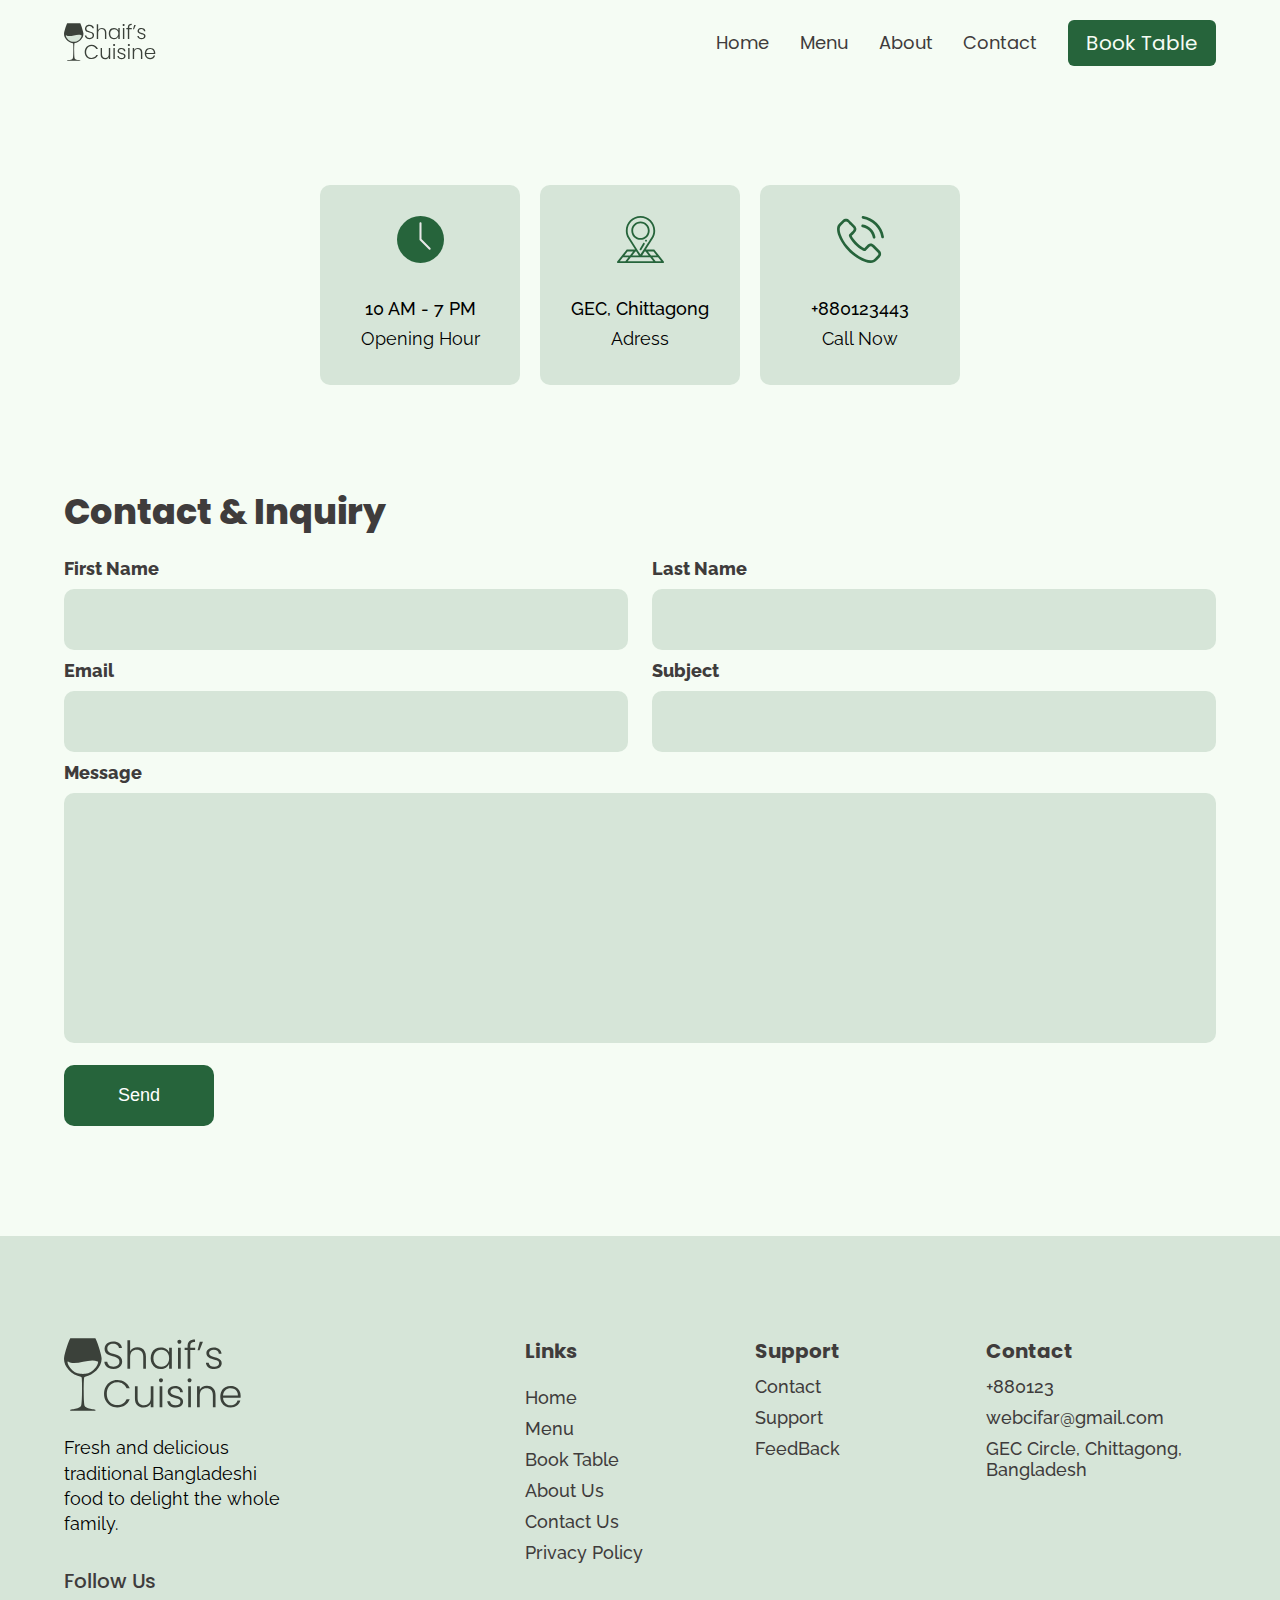
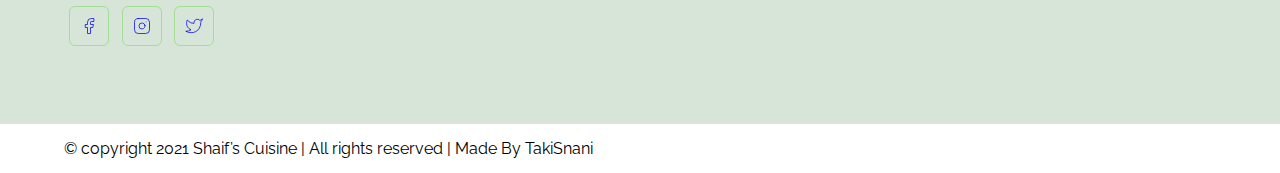
<file: Contact.html>
<!DOCTYPE html>
<html lang="en">
<head>
    <meta charset="UTF-8">
    <meta http-equiv="X-UA-Compatible" content="IE=edge">
    <meta name="viewport" content="width=device-width, initial-scale=1.0">
    <link rel="stylesheet" href="css/Contact.css">
    <title>Contact Us</title>
</head>
<body>
    <header>
        <div class="container">
            <div class="logo">
                <img src="shaif-s-cuisine-main/images/logo.svg" title="Shaif's Cuisine" alt="Shaif's Cuisine">
            </div>
            <div class="burger">
                <span></span>
                <span></span>
                <span></span>
            </div>
            <div class="nav">
                <div class="close">
                    <span></span>
                    <span></span>
                </div>
                <ul>
                    <li><a href="#home">Home</a></li>
                    <li><a href="/menu.html">Menu</a></li>
                    <li><a href="/About.html">About</a></li>
                    <li><a href="/Contact.html">Contact</a></li>
                    <li><a href="/BookingTable.html">Book Table</a></li>
                </ul>
            </div>
        </div>
    </header>
    <section class="boxes">
        <div class="container">
            <div class="box">
                <svg width="47" height="47" viewBox="0 0 47 47" fill="none" xmlns="http://www.w3.org/2000/svg">
                    <circle cx="23.5" cy="23.5" r="23.5" fill="#26643B"/>
                    <path d="M33.4189 31.9742L24.5217 23.0769V7.15214C24.5217 6.58814 24.0639 6.13037 23.4999 6.13037C22.9359 6.13037 22.4781 6.58814 22.4781 7.15214V23.5C22.4781 23.7717 22.5865 24.0313 22.7765 24.2234L31.9722 33.419C32.1725 33.6172 32.434 33.7174 32.6956 33.7174C32.9572 33.7174 33.2187 33.6173 33.4189 33.419C33.8174 33.0204 33.8174 32.3727 33.4189 31.9742Z" fill="#E8E8E8"/>
                    </svg>
                    <p class="work-time"><span>10 AM - 7 PM </span><br> Opening Hour</p>
            </div>
            <div class="box">
                <svg width="47" height="47" viewBox="0 0 47 47" fill="none" xmlns="http://www.w3.org/2000/svg">
                    <g clip-path="url(#clip0)">
                    <path d="M29.0078 23.8672C28.5011 23.8672 28.0898 24.2785 28.0898 24.7852C28.0898 25.2918 28.5011 25.7031 29.0078 25.7031C29.5145 25.7031 29.9258 25.2918 29.9258 24.7852C29.9258 24.2785 29.5145 23.8672 29.0078 23.8672Z" fill="#26643B"/>
                    <path d="M9.3793 33.9451L0.199609 45.5115C-0.0194846 45.7873 -0.0610801 46.1641 0.0920342 46.4811C0.245148 46.7985 0.566437 47 0.918565 47H46.0826C46.4348 47 46.756 46.7985 46.9092 46.4811C47.0626 46.1641 47.0207 45.7873 46.8016 45.5115L37.6219 33.9451C37.448 33.7257 37.183 33.5977 36.9029 33.5977H28.8617L35.7268 22.8302C37.3372 20.4158 38.1881 17.6003 38.1881 14.6875C38.1881 6.58894 31.5995 0 23.5006 0C15.4017 0 8.8131 6.58894 8.8131 14.6875C8.8131 17.6003 9.66401 20.4155 11.2744 22.8302L18.1394 33.5977H10.0983C9.8182 33.5977 9.55357 33.7257 9.3793 33.9451ZM5.95197 41.2168H11.5025L8.36989 45.1641H2.81905L5.95197 41.2168ZM19.3102 35.4336L21.8267 39.3809H15.3034L18.4363 35.4336H19.3102ZM27.6913 35.4336H28.5652L31.6978 39.3809H25.1748L27.6913 35.4336ZM33.155 41.2168L36.2876 45.1641H10.7136L13.8465 41.2168H33.155ZM38.6317 45.1641L35.4987 41.2168H41.0496L44.1821 45.1641H38.6317ZM39.5923 39.3809H34.0418L30.9089 35.4336H36.4597L39.5923 39.3809ZM12.807 21.819C11.3952 19.7055 10.649 17.2395 10.649 14.6875C10.649 7.60121 16.4143 1.83594 23.5006 1.83594C30.5869 1.83594 36.3522 7.60121 36.3522 14.6875C36.3522 17.2395 35.6059 19.7055 34.1946 21.819C34.1906 21.8243 34.1874 21.8297 34.1838 21.8351C33.581 22.7807 23.965 37.8633 23.5006 38.5913C22.3327 36.7593 14.0068 23.7004 12.8174 21.8351C12.8141 21.8297 12.8106 21.8243 12.807 21.819ZM16.0923 35.4336L12.9597 39.3809H7.40889L10.5418 35.4336H16.0923Z" fill="#26643B"/>
                    <path d="M23.5 23.8672C28.5395 23.8672 32.6797 19.7862 32.6797 14.6875C32.6797 9.62576 28.5617 5.50781 23.5 5.50781C18.4383 5.50781 14.3203 9.62576 14.3203 14.6875C14.3203 19.7876 18.4619 23.8672 23.5 23.8672ZM23.5 7.34375C27.5495 7.34375 30.8438 10.638 30.8438 14.6875C30.8438 18.7746 27.5229 22.0312 23.5 22.0312C19.476 22.0312 16.1562 18.7746 16.1562 14.6875C16.1562 10.638 19.4505 7.34375 23.5 7.34375Z" fill="#26643B"/>
                    <path d="M27.3666 26.9997C26.9327 26.738 26.3683 26.8778 26.1065 27.3121L22.7136 32.9411C22.4519 33.3753 22.5917 33.9394 23.0259 34.2011C23.462 34.464 24.0253 34.3212 24.286 33.8888L27.6789 28.2598C27.9407 27.8255 27.8008 27.2615 27.3666 26.9997Z" fill="#26643B"/>
                    </g>
                    <defs>
                    <clipPath id="clip0">
                    <rect width="47" height="47" fill="white"/>
                    </clipPath>
                    </defs>
                    </svg>
                    <p class="adress"><span>GEC, Chittagong</span><br>Adress</p>
            </div>
            <div class="box">
                <svg width="47" height="47" viewBox="0 0 47 47" fill="none" xmlns="http://www.w3.org/2000/svg">
                    <g clip-path="url(#clip0)">
                    <path d="M37.1448 29.1149C36.1826 28.113 35.022 27.5773 33.792 27.5773C32.5718 27.5773 31.4013 28.1031 30.3994 29.105L27.2648 32.2296C27.0069 32.0908 26.749 31.9618 26.501 31.8329C26.1439 31.6543 25.8066 31.4857 25.519 31.3071C22.5827 29.4422 19.9143 27.0119 17.3551 23.8674C16.1151 22.3001 15.2818 20.9807 14.6767 19.6416C15.4902 18.8976 16.2441 18.1239 16.9781 17.3799C17.2559 17.1021 17.5336 16.8145 17.8114 16.5367C19.8945 14.4536 19.8945 11.7554 17.8114 9.67232L15.1033 6.96425C14.7958 6.65674 14.4784 6.33931 14.1808 6.02188C13.5856 5.40686 12.9606 4.772 12.3159 4.17682C11.3537 3.22453 10.203 2.71863 8.99278 2.71863C7.78258 2.71863 6.61205 3.22453 5.62009 4.17682C5.61017 4.18674 5.61017 4.18674 5.60025 4.19666L2.22756 7.59911C0.957841 8.86882 0.233705 10.4163 0.07499 12.2118C-0.163082 15.1083 0.69001 17.8064 1.34471 19.5721C2.9517 23.907 5.35226 27.9245 8.93326 32.2296C13.2781 37.4176 18.5057 41.5145 24.4774 44.4011C26.7589 45.4823 29.8043 46.762 33.2067 46.9802C33.415 46.9901 33.6332 47 33.8316 47C36.1231 47 38.0475 46.1767 39.5553 44.54C39.5652 44.5201 39.585 44.5102 39.595 44.4904C40.1108 43.8654 40.706 43.3 41.3309 42.6949C41.7575 42.2882 42.1939 41.8616 42.6205 41.4153C43.6025 40.3935 44.1183 39.2032 44.1183 37.9831C44.1183 36.753 43.5926 35.5726 42.5907 34.5806L37.1448 29.1149ZM40.696 39.5603C40.6861 39.5603 40.6861 39.5702 40.696 39.5603C40.3092 39.9769 39.9124 40.3539 39.4858 40.7705C38.8411 41.3855 38.1864 42.0303 37.5714 42.7544C36.5695 43.8257 35.389 44.3316 33.8416 44.3316C33.6928 44.3316 33.534 44.3316 33.3853 44.3217C30.4391 44.1333 27.7013 42.9826 25.6479 42.0005C20.0334 39.2825 15.1033 35.4238 11.0065 30.5334C7.62386 26.4564 5.36218 22.6869 3.86431 18.6397C2.94178 16.1697 2.60451 14.2453 2.7533 12.43C2.8525 11.2694 3.29888 10.3072 4.12222 9.48384L7.50482 6.10124C7.99089 5.64493 8.50671 5.39694 9.01262 5.39694C9.63756 5.39694 10.1435 5.77389 10.4609 6.09132C10.4708 6.10124 10.4807 6.11116 10.4906 6.12108C11.0957 6.6865 11.6711 7.27176 12.2762 7.8967C12.5837 8.21413 12.9011 8.53156 13.2186 8.8589L15.9266 11.567C16.9781 12.6185 16.9781 13.5906 15.9266 14.6421C15.639 14.9297 15.3612 15.2174 15.0735 15.4952C14.2403 16.3483 13.4467 17.1418 12.5837 17.9156C12.5639 17.9354 12.544 17.9453 12.5341 17.9652C11.681 18.8183 11.8397 19.6515 12.0183 20.2169C12.0282 20.2467 12.0381 20.2764 12.048 20.3062C12.7523 22.0124 13.7443 23.6194 15.2521 25.5339L15.262 25.5438C17.9998 28.9165 20.8865 31.5452 24.0707 33.5589C24.4774 33.8168 24.894 34.0251 25.2908 34.2235C25.6479 34.4021 25.9852 34.5707 26.2728 34.7492C26.3125 34.7691 26.3522 34.7988 26.3919 34.8187C26.7292 34.9873 27.0466 35.0667 27.3739 35.0667C28.1973 35.0667 28.7131 34.5508 28.8817 34.3822L32.2742 30.9897C32.6115 30.6524 33.1472 30.2457 33.7721 30.2457C34.3871 30.2457 34.893 30.6326 35.2006 30.9699C35.2105 30.9798 35.2105 30.9798 35.2204 30.9897L40.6861 36.4554C41.7079 37.4672 41.7079 38.5088 40.696 39.5603Z" fill="#26643B"/>
                    <path d="M25.3999 11.1801C27.9989 11.6166 30.3598 12.8466 32.2445 14.7314C34.1292 16.6161 35.3494 18.977 35.7957 21.5759C35.9049 22.2306 36.4703 22.6869 37.1151 22.6869C37.1944 22.6869 37.2639 22.677 37.3432 22.6671C38.0773 22.5481 38.5633 21.8537 38.4443 21.1196C37.9086 17.9751 36.4207 15.1083 34.1491 12.8367C31.8775 10.5651 29.0107 9.07715 25.8662 8.54149C25.1321 8.42245 24.4476 8.90852 24.3187 9.63265C24.1897 10.3568 24.6659 11.0611 25.3999 11.1801Z" fill="#26643B"/>
                    <path d="M46.9454 20.7327C46.0626 15.5546 43.6224 10.8428 39.8727 7.09314C36.1231 3.34351 31.4112 0.903267 26.2332 0.0204161C25.509 -0.10854 24.8246 0.387444 24.6956 1.11158C24.5766 1.84564 25.0627 2.53009 25.7967 2.65905C30.4193 3.4427 34.6351 5.63495 37.988 8.97788C41.3408 12.3307 43.5232 16.5466 44.3068 21.1692C44.4159 21.8239 44.9813 22.2802 45.6261 22.2802C45.7055 22.2802 45.7749 22.2702 45.8543 22.2603C46.5784 22.1512 47.0744 21.4568 46.9454 20.7327Z" fill="#26643B"/>
                    </g>
                    <defs>
                    <clipPath id="clip0">
                    <rect width="47" height="47" fill="white"/>
                    </clipPath>
                    </defs>
                    </svg>
                    <p class="Phone"><span>+880123443</span><br> Call Now</p>
            </div>
        </div>
    </section>
    <!-- Start Contact & Inquiry  -->
    <section class="contact-section">
        <div class="container">
            <h2 class="contact-section-title">Contact & Inquiry</h2>
            <form action="" method="post" class="contact-section-form" target="_blank">
                <div class="box-contact">
                    <label for="firstName">First Name</label>
                <input type="text" id="firstName" name="First-Name">
                </div>
                <div class="box-contact">
                <label for="lastName">Last Name</label>
                <input type="text" id="lastName" name="Last-Name">
                </div>
                <div class="box-contact">
                <label for="email">Email</label>
                <input type="email" id="email" name="Email">
                </div>
                <div class="box-contact">
                <label for="subject">Subject</label>
                <input type="text" id="subject" name="subject">
                </div>
                <div class="box-contact special">
                <label for="message">Message</label>
                <textarea  id="message" name="Message" ></textarea>
                </div>
                <input type="submit" value="Send">
            </form>
        </div>
    </section>
    <!-- End Contact & Inquiry  -->
    <!-- Start Footer  -->
    <section class="footer">
        <div class="container">
            <div class="box1">
                <div class="logo">
                    <img src="shaif-s-cuisine-main/images/logo.svg" alt="">
                </div>
                <div class="text">
                    <p>Fresh and delicious traditional Bangladeshi food to delight the whole family.</p>
                </div>
                <div class="Follow">
                    <h2>Follow Us</h2>
                    <div class="social">
                            <a href="#">
                              <svg xmlns="http://www.w3.org/2000/svg" width="24" height="24" viewBox="0 0 24 24" fill="none"
                                stroke="currentColor" stroke-width="1" stroke-linecap="round" stroke-linejoin="round"
                                class="feather feather-facebook">
                                <path d="M18 2h-3a5 5 0 0 0-5 5v3H7v4h3v8h4v-8h3l1-4h-4V7a1 1 0 0 1 1-1h3z" />
                              </svg>
                            </a>
                            <a href="#">
                              <svg xmlns="http://www.w3.org/2000/svg" width="24" height="24" viewBox="0 0 24 24" fill="none"
                                stroke="currentColor" stroke-width="1" stroke-linecap="round" stroke-linejoin="round"
                                class="feather feather-instagram">
                                <rect x="2" y="2" width="20" height="20" rx="5" ry="5" />
                                <path d="M16 11.37A4 4 0 1 1 12.63 8 4 4 0 0 1 16 11.37z" />
                                <line x1="17.5" y1="6.5" x2="17.51" y2="6.5" />
                              </svg>
                            </a>
                            <a href="#">
                              <svg xmlns="http://www.w3.org/2000/svg" width="24" height="24" viewBox="0 0 24 24" fill="none"
                                stroke="currentColor" stroke-width="1" stroke-linecap="round" stroke-linejoin="round"
                                class="feather feather-twitter">
                                <path
                                  d="M23 3a10.9 10.9 0 0 1-3.14 1.53 4.48 4.48 0 0 0-7.86 3v1A10.66 10.66 0 0 1 3 4s-4 9 5 13a11.64 11.64 0 0 1-7 2c9 5 20 0 20-11.5a4.5 4.5 0 0 0-.08-.83A7.72 7.72 0 0 0 23 3z" />
                              </svg>
                    </div>
                </div>
            </div>
        <div class="box2">
            <h2>Links</h2>
            <ul>
                <li><a href="/">Home</a></li>
                <li><a href="/menu.html">Menu</a></li>
                <li><a href="/BookingTable.html">Book Table</a></li>
                <li><a href="/About.html">About Us</a></li>
                <li><a href="/Contact.html">Contact Us</a></li>
                <li><a href="#">Privacy Policy</a></li>
            </ul>
        </div>
        <div class="box3">
            <h2>Support</h2>
            <ul>
                <li><a href="/Contact.html">Contact</a></li>
                <li><a href="#">Support</a></li>
                <li><a href="#">FeedBack</a></li>
            </ul>
        </div>
        <div class="box4">
            <h2>Contact</h2>
            <ul>
                <li><a href="tel:+880123">+880123</a></li>
                <li><a href="mailto:webcifar@gmail.com">webcifar@gmail.com</a></li>
                <li><a href="#">GEC Circle, Chittagong, Bangladesh</a></li>
            </ul>
        </div>
        </div>
        <div class="copyrights">© copyright 2021 Shaif’s Cuisine | All rights reserved | Made By TakiSnani</div>
    </section>
</body>
</html>
</file>
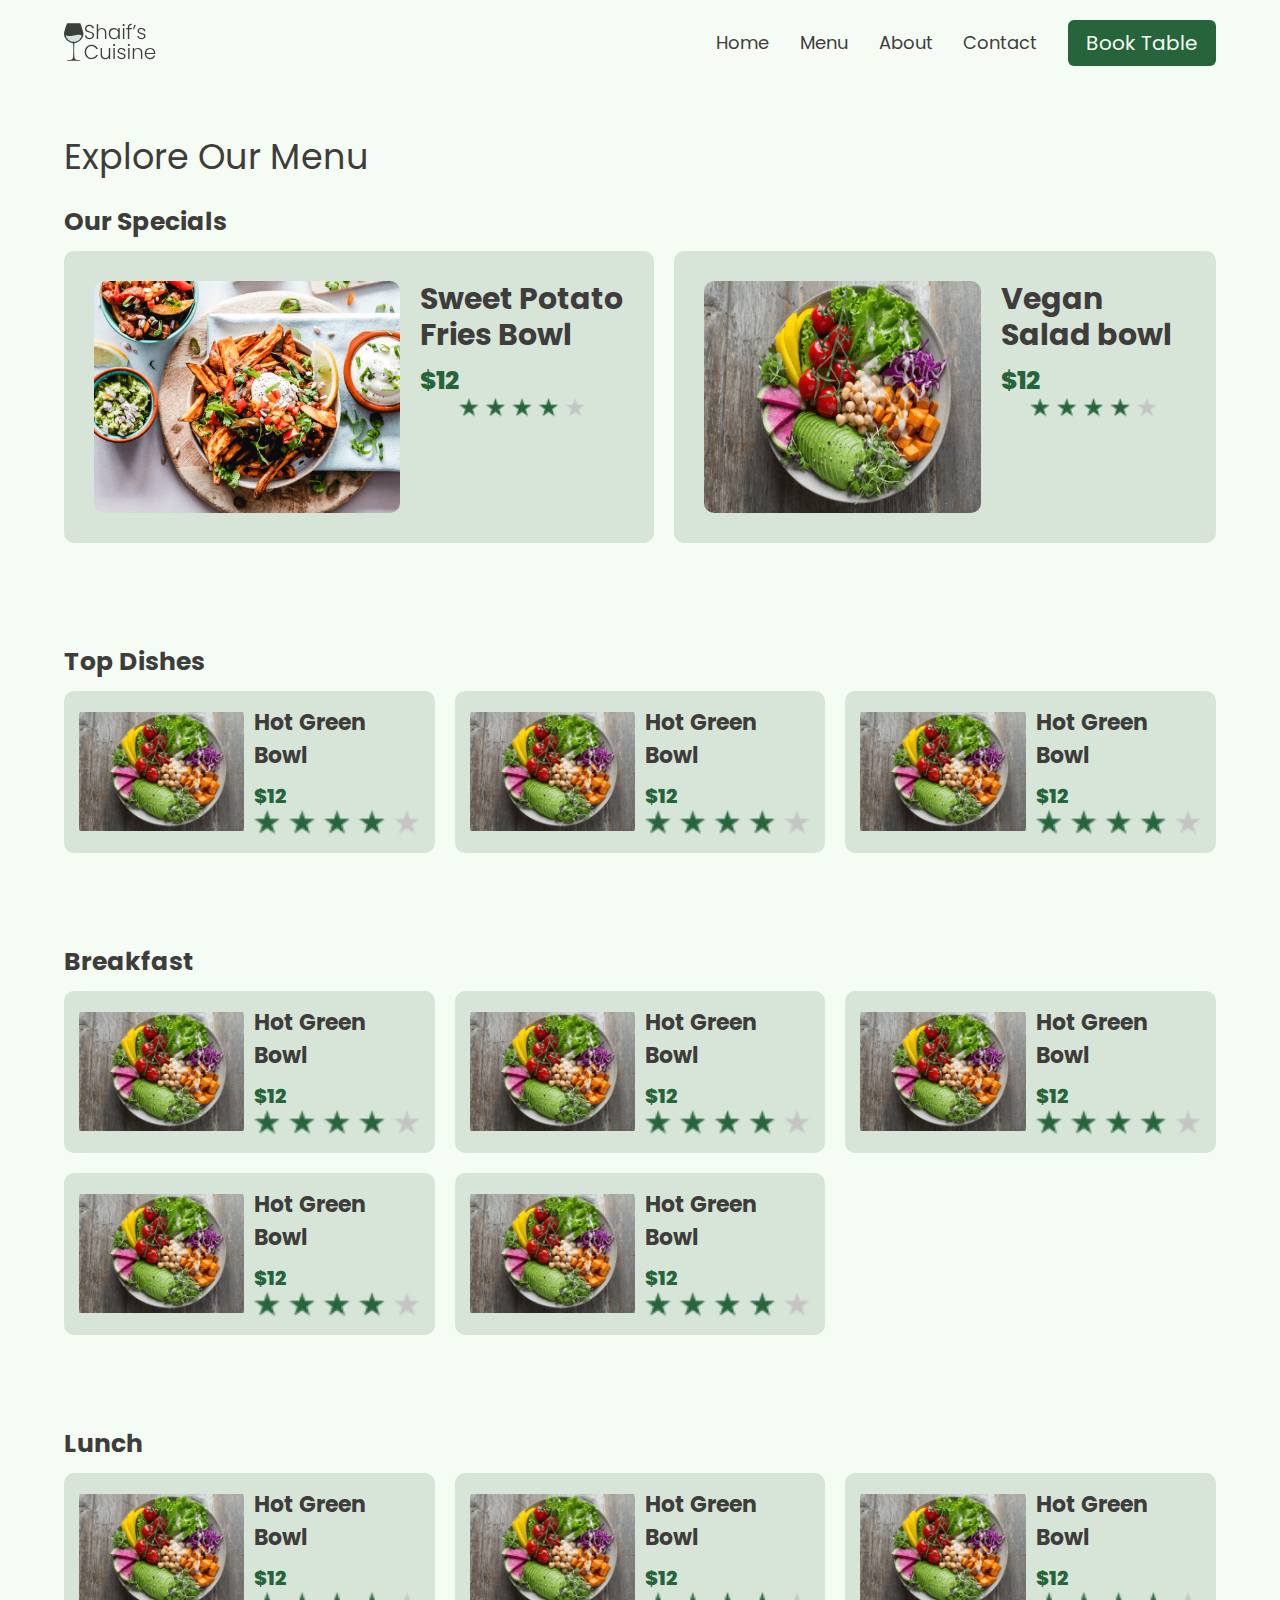
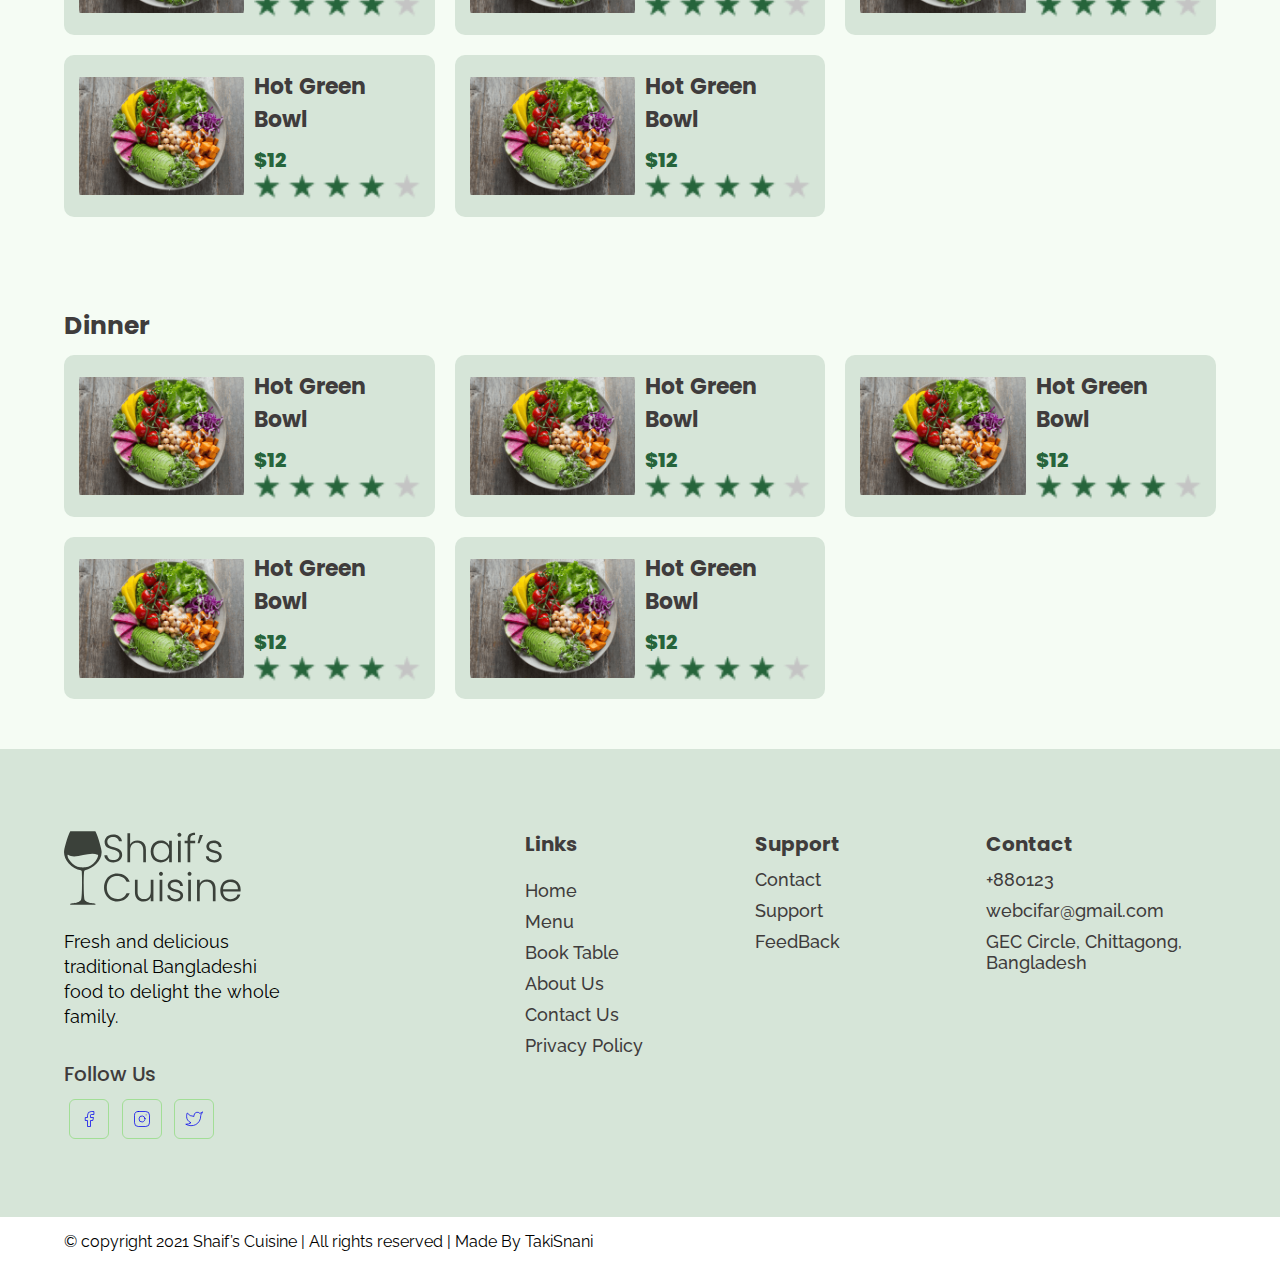
<file: menu.html>
<!DOCTYPE html>
<html lang="en">
<head>
    <meta charset="UTF-8">
    <meta http-equiv="X-UA-Compatible" content="IE=edge">
    <meta name="viewport" content="width=device-width, initial-scale=1.0">
    <link rel="stylesheet" href="css/Menu.css">
    <title>Menu</title>
</head>
<body>
    <header>
        <div class="container">
            <div class="logo">
                <img src="shaif-s-cuisine-main/images/logo.svg" title="Shaif's Cuisine" alt="Shaif's Cuisine">
            </div>
            <div class="burger">
                <span></span>
                <span></span>
                <span></span>
            </div>
            <div class="nav">
                <div class="close">
                    <span></span>
                    <span></span>
                </div>
                <ul>
                    <li><a href="#home">Home</a></li>
                    <li><a href="/menu.html">Menu</a></li>
                    <li><a href="/About.html">About</a></li>
                    <li><a href="/Contact.html">Contact</a></li>
                    <li><a href="/BookingTable.html">Book Table</a></li>
                </ul>
            </div>
        </div>
    </header>
    <!-- End Header  -->
    <div class="title">
        <div class="container">
            <h1>Explore Our Menu</h1>
        </div>
    </div>
    <!-- Start Specials  -->
    <section class="specials-menu">
        <h2>Our Specials</h2>
        <div class="container">
            <div class="special-box">
                <div class="special-box-image">
                    <img src="/shaif-s-cuisine-main/images/food-3.png" alt="">
                </div>
                <div class="special-box-info">
                    <h3 class="title">Sweet Potato Fries Bowl</h3>
                    <p class="price">$12</p>
                    <div class="rates">
                        <img src="/shaif-s-cuisine-main/images/3star.png" alt="">
                    </div>
                </div>
            </div>
            <div class="special-box">
                <div class="special-box-image">
                    <img src="/shaif-s-cuisine-main/images/food-1.png" alt="">
                </div>
                <div class="special-box-info">
                    <h3 class="title">Vegan Salad bowl</h3>
                    <p class="price">$12</p>
                    <div class="rates">
                        <img src="/shaif-s-cuisine-main/images/3star.png" alt="">
                    </div>
                </div>
            </div>
        </div>
    </section>
    <!-- End Start Specials  -->
    <!-- Start Top Dishes  -->
    <section class="dishes-menu">
        <h2>Top Dishes</h2>
        <div class="container menu">
            <div class="dishes-menu-box menu-box">
                <div class="dishes-menu-box-image menu-image">
                    <img src="/shaif-s-cuisine-main/images/food-1.png" alt="">
                </div>
                <div class="dishes-menu-box-info menu-info">
                    <h3 class="title">Hot Green Bowl</h3>
                    <p class="price">$12</p>
                    <div class="rates">
                        <img src="/shaif-s-cuisine-main/images/3star.png" alt="">
                    </div>
                </div>
            </div>
            <div class="dishes-menu-box menu-box">
                <div class="dishes-menu-box-image menu-image">
                    <img src="/shaif-s-cuisine-main/images/food-1.png" alt="">
                </div>
                <div class="dishes-menu-box-info menu-info">
                    <h3 class="title">Hot Green Bowl</h3>
                    <p class="price">$12</p>
                    <div class="rates">
                        <img src="/shaif-s-cuisine-main/images/3star.png" alt="">
                    </div>
                </div>
            </div>
            <div class="dishes-menu-box menu-box">
                <div class="dishes-menu-box-image menu-image">
                    <img src="/shaif-s-cuisine-main/images/food-1.png" alt="">
                </div>
                <div class="dishes-menu-box-info menu-info">
                    <h3 class="title">Hot Green Bowl</h3>
                    <p class="price">$12</p>
                    <div class="rates">
                        <img src="/shaif-s-cuisine-main/images/3star.png" alt="">
                    </div>
                </div>
            </div>
            
        </div>
    </section>
    <!-- End Top Dishes  -->
    <!-- Start BreakFast Sec  -->
    <section class="break-menu">
        <h2>Breakfast</h2>
        <div class="container menu">
            <div class="breakfast-menu-box menu-box">
                <div class="breakfast-menu-box-image menu-image">
                    <img src="/shaif-s-cuisine-main/images/food-1.png" alt="">
                </div>
                <div class="breakfast-menu-box-info menu-info">
                    <h3 class="title">Hot Green Bowl</h3>
                    <p class="price">$12</p>
                    <div class="rates">
                        <img src="/shaif-s-cuisine-main/images/3star.png" alt="">
                    </div>
                </div>
            </div>
            <div class="breakfast-menu-box menu-box">
                <div class="breakfast-menu-box-image menu-image">
                    <img src="/shaif-s-cuisine-main/images/food-1.png" alt="">
                </div>
                <div class="breakfast-menu-box-info menu-info">
                    <h3 class="title">Hot Green Bowl</h3>
                    <p class="price">$12</p>
                    <div class="rates">
                        <img src="/shaif-s-cuisine-main/images/3star.png" alt="">
                    </div>
                </div>
            </div>
            <div class="breakfast-menu-box menu-box">
                <div class="breakfast-menu-box-image menu-image">
                    <img src="/shaif-s-cuisine-main/images/food-1.png" alt="">
                </div>
                <div class="breakfast-menu-box-info menu-info">
                    <h3 class="title">Hot Green Bowl</h3>
                    <p class="price">$12</p>
                    <div class="rates">
                        <img src="/shaif-s-cuisine-main/images/3star.png" alt="">
                    </div>
                </div>
            </div>
            <div class="breakfast-menu-box menu-box">
                <div class="breakfast-menu-box-image menu-image">
                    <img src="/shaif-s-cuisine-main/images/food-1.png" alt="">
                </div>
                <div class="breakfast-menu-box-info menu-info">
                    <h3 class="title">Hot Green Bowl</h3>
                    <p class="price">$12</p>
                    <div class="rates">
                        <img src="/shaif-s-cuisine-main/images/3star.png" alt="">
                    </div>
                </div>
            </div>
            <div class="breakfast-menu-box menu-box">
                <div class="breakfast-menu-box-image menu-image">
                    <img src="/shaif-s-cuisine-main/images/food-1.png" alt="">
                </div>
                <div class="breakfast-menu-box-info menu-info">
                    <h3 class="title">Hot Green Bowl</h3>
                    <p class="price">$12</p>
                    <div class="rates">
                        <img src="/shaif-s-cuisine-main/images/3star.png" alt="">
                    </div>
                </div>
            </div>
            
        </div>
    </section>
    <!-- End BreakFast Sec  -->
    <!-- Start Lunch Sec  -->
    <section class="Lunch-menu">
        <h2>Lunch</h2>
        <div class="container menu">
            <div class="lunch-menu-box menu-box">
                <div class="lunch-menu-box-image menu-image">
                    <img src="/shaif-s-cuisine-main/images/food-1.png" alt="">
                </div>
                <div class="lunch-menu-box-info menu-info">
                    <h3 class="title">Hot Green Bowl</h3>
                    <p class="price">$12</p>
                    <div class="rates">
                        <img src="/shaif-s-cuisine-main/images/3star.png" alt="">
                    </div>
                </div>
            </div>
            <div class="lunch-menu-box menu-box">
                <div class="lunch-menu-box-image menu-image">
                    <img src="/shaif-s-cuisine-main/images/food-1.png" alt="">
                </div>
                <div class="lunch-menu-box-info menu-info">
                    <h3 class="title">Hot Green Bowl</h3>
                    <p class="price">$12</p>
                    <div class="rates">
                        <img src="/shaif-s-cuisine-main/images/3star.png" alt="">
                    </div>
                </div>
            </div>
            <div class="lunch-menu-box menu-box">
                <div class="lunch-menu-box-image menu-image">
                    <img src="/shaif-s-cuisine-main/images/food-1.png" alt="">
                </div>
                <div class="lunch-menu-box-info menu-info">
                    <h3 class="title">Hot Green Bowl</h3>
                    <p class="price">$12</p>
                    <div class="rates">
                        <img src="/shaif-s-cuisine-main/images/3star.png" alt="">
                    </div>
                </div>
            </div>
            <div class="lunch-menu-box menu-box">
                <div class="lunch-menu-box-image menu-image">
                    <img src="/shaif-s-cuisine-main/images/food-1.png" alt="">
                </div>
                <div class="lunch-menu-box-info menu-info">
                    <h3 class="title">Hot Green Bowl</h3>
                    <p class="price">$12</p>
                    <div class="rates">
                        <img src="/shaif-s-cuisine-main/images/3star.png" alt="">
                    </div>
                </div>
            </div>
            <div class="lunch-menu-box menu-box">
                <div class="lunch-menu-box-image menu-image">
                    <img src="/shaif-s-cuisine-main/images/food-1.png" alt="">
                </div>
                <div class="lunch-menu-box-info menu-info">
                    <h3 class="title">Hot Green Bowl</h3>
                    <p class="price">$12</p>
                    <div class="rates">
                        <img src="/shaif-s-cuisine-main/images/3star.png" alt="">
                    </div>
                </div>
            </div>
        </div>
    </section>
    <!-- End Lunch Sec  -->
    <!-- Start Dinner  -->
    <section class="dinner-menu">
        <h2>Dinner</h2>
        <div class="container menu">
            <div class="dinner-menu-box menu-box">
                <div class="dinner-menu-box-image menu-image">
                    <img src="/shaif-s-cuisine-main/images/food-1.png" alt="">
                </div>
                <div class="dinner-menu-box-info menu-info">
                    <h3 class="title">Hot Green Bowl</h3>
                    <p class="price">$12</p>
                    <div class="rates">
                        <img src="/shaif-s-cuisine-main/images/3star.png" alt="">
                    </div>
                </div>
            </div>
            <div class="dinner-menu-box menu-box">
                <div class="dinner-menu-box-image menu-image">
                    <img src="/shaif-s-cuisine-main/images/food-1.png" alt="">
                </div>
                <div class="dinner-menu-box-info menu-info">
                    <h3 class="title">Hot Green Bowl</h3>
                    <p class="price">$12</p>
                    <div class="rates">
                        <img src="/shaif-s-cuisine-main/images/3star.png" alt="">
                    </div>
                </div>
            </div>
            <div class="dinner-menu-box menu-box">
                <div class="dinner-menu-box-image menu-image">
                    <img src="/shaif-s-cuisine-main/images/food-1.png" alt="">
                </div>
                <div class="dinner-menu-box-info menu-info">
                    <h3 class="title">Hot Green Bowl</h3>
                    <p class="price">$12</p>
                    <div class="rates">
                        <img src="/shaif-s-cuisine-main/images/3star.png" alt="">
                    </div>
                </div>
            </div>
            <div class="dinner-menu-box menu-box">
                <div class="dinner-menu-box-image menu-image">
                    <img src="/shaif-s-cuisine-main/images/food-1.png" alt="">
                </div>
                <div class="dinner-menu-box-info menu-info">
                    <h3 class="title">Hot Green Bowl</h3>
                    <p class="price">$12</p>
                    <div class="rates">
                        <img src="/shaif-s-cuisine-main/images/3star.png" alt="">
                    </div>
                </div>
            </div>
            <div class="dinner-menu-box menu-box">
                <div class="dinner-menu-box-image menu-image">
                    <img src="/shaif-s-cuisine-main/images/food-1.png" alt="">
                </div>
                <div class="dinner-menu-box-info menu-info">
                    <h3 class="title">Hot Green Bowl</h3>
                    <p class="price">$12</p>
                    <div class="rates">
                        <img src="/shaif-s-cuisine-main/images/3star.png" alt="">
                    </div>
                </div>
            </div>
        </div>
    </section>
    <!-- End Dinner  -->
    <!-- Start Footer  -->
    <section class="footer">
        <div class="container">
            <div class="box1">
                <div class="logo">
                    <img src="shaif-s-cuisine-main/images/logo.svg" alt="">
                </div>
                <div class="text">
                    <p>Fresh and delicious traditional Bangladeshi food to delight the whole family.</p>
                </div>
                <div class="Follow">
                    <h2>Follow Us</h2>
                    <div class="social">
                            <a href="#">
                              <svg xmlns="http://www.w3.org/2000/svg" width="24" height="24" viewBox="0 0 24 24" fill="none"
                                stroke="currentColor" stroke-width="1" stroke-linecap="round" stroke-linejoin="round"
                                class="feather feather-facebook">
                                <path d="M18 2h-3a5 5 0 0 0-5 5v3H7v4h3v8h4v-8h3l1-4h-4V7a1 1 0 0 1 1-1h3z" />
                              </svg>
                            </a>
                            <a href="#">
                              <svg xmlns="http://www.w3.org/2000/svg" width="24" height="24" viewBox="0 0 24 24" fill="none"
                                stroke="currentColor" stroke-width="1" stroke-linecap="round" stroke-linejoin="round"
                                class="feather feather-instagram">
                                <rect x="2" y="2" width="20" height="20" rx="5" ry="5" />
                                <path d="M16 11.37A4 4 0 1 1 12.63 8 4 4 0 0 1 16 11.37z" />
                                <line x1="17.5" y1="6.5" x2="17.51" y2="6.5" />
                              </svg>
                            </a>
                            <a href="#">
                              <svg xmlns="http://www.w3.org/2000/svg" width="24" height="24" viewBox="0 0 24 24" fill="none"
                                stroke="currentColor" stroke-width="1" stroke-linecap="round" stroke-linejoin="round"
                                class="feather feather-twitter">
                                <path
                                  d="M23 3a10.9 10.9 0 0 1-3.14 1.53 4.48 4.48 0 0 0-7.86 3v1A10.66 10.66 0 0 1 3 4s-4 9 5 13a11.64 11.64 0 0 1-7 2c9 5 20 0 20-11.5a4.5 4.5 0 0 0-.08-.83A7.72 7.72 0 0 0 23 3z" />
                              </svg>
                    </div>
                </div>
            </div>
        <div class="box2">
            <h2>Links</h2>
            <ul>
                <li><a href="/">Home</a></li>
                <li><a href="/menu.html">Menu</a></li>
                <li><a href="/BookingTable.html">Book Table</a></li>
                <li><a href="/About.html">About Us</a></li>
                <li><a href="/Contact.html">Contact Us</a></li>
                <li><a href="#">Privacy Policy</a></li>
            </ul>
        </div>
        <div class="box3">
            <h2>Support</h2>
            <ul>
                <li><a href="/Contact.html">Contact</a></li>
                <li><a href="#">Support</a></li>
                <li><a href="#">FeedBack</a></li>
            </ul>
        </div>
        <div class="box4">
            <h2>Contact</h2>
            <ul>
                <li><a href="tel:+880123">+880123</a></li>
                <li><a href="mailto:webcifar@gmail.com">webcifar@gmail.com</a></li>
                <li><a href="#">GEC Circle, Chittagong, Bangladesh</a></li>
            </ul>
        </div>
        </div>
        <div class="copyrights">© copyright 2021 Shaif’s Cuisine | All rights reserved | Made By TakiSnani</div>
    </section>
</body>
</html>
</file>
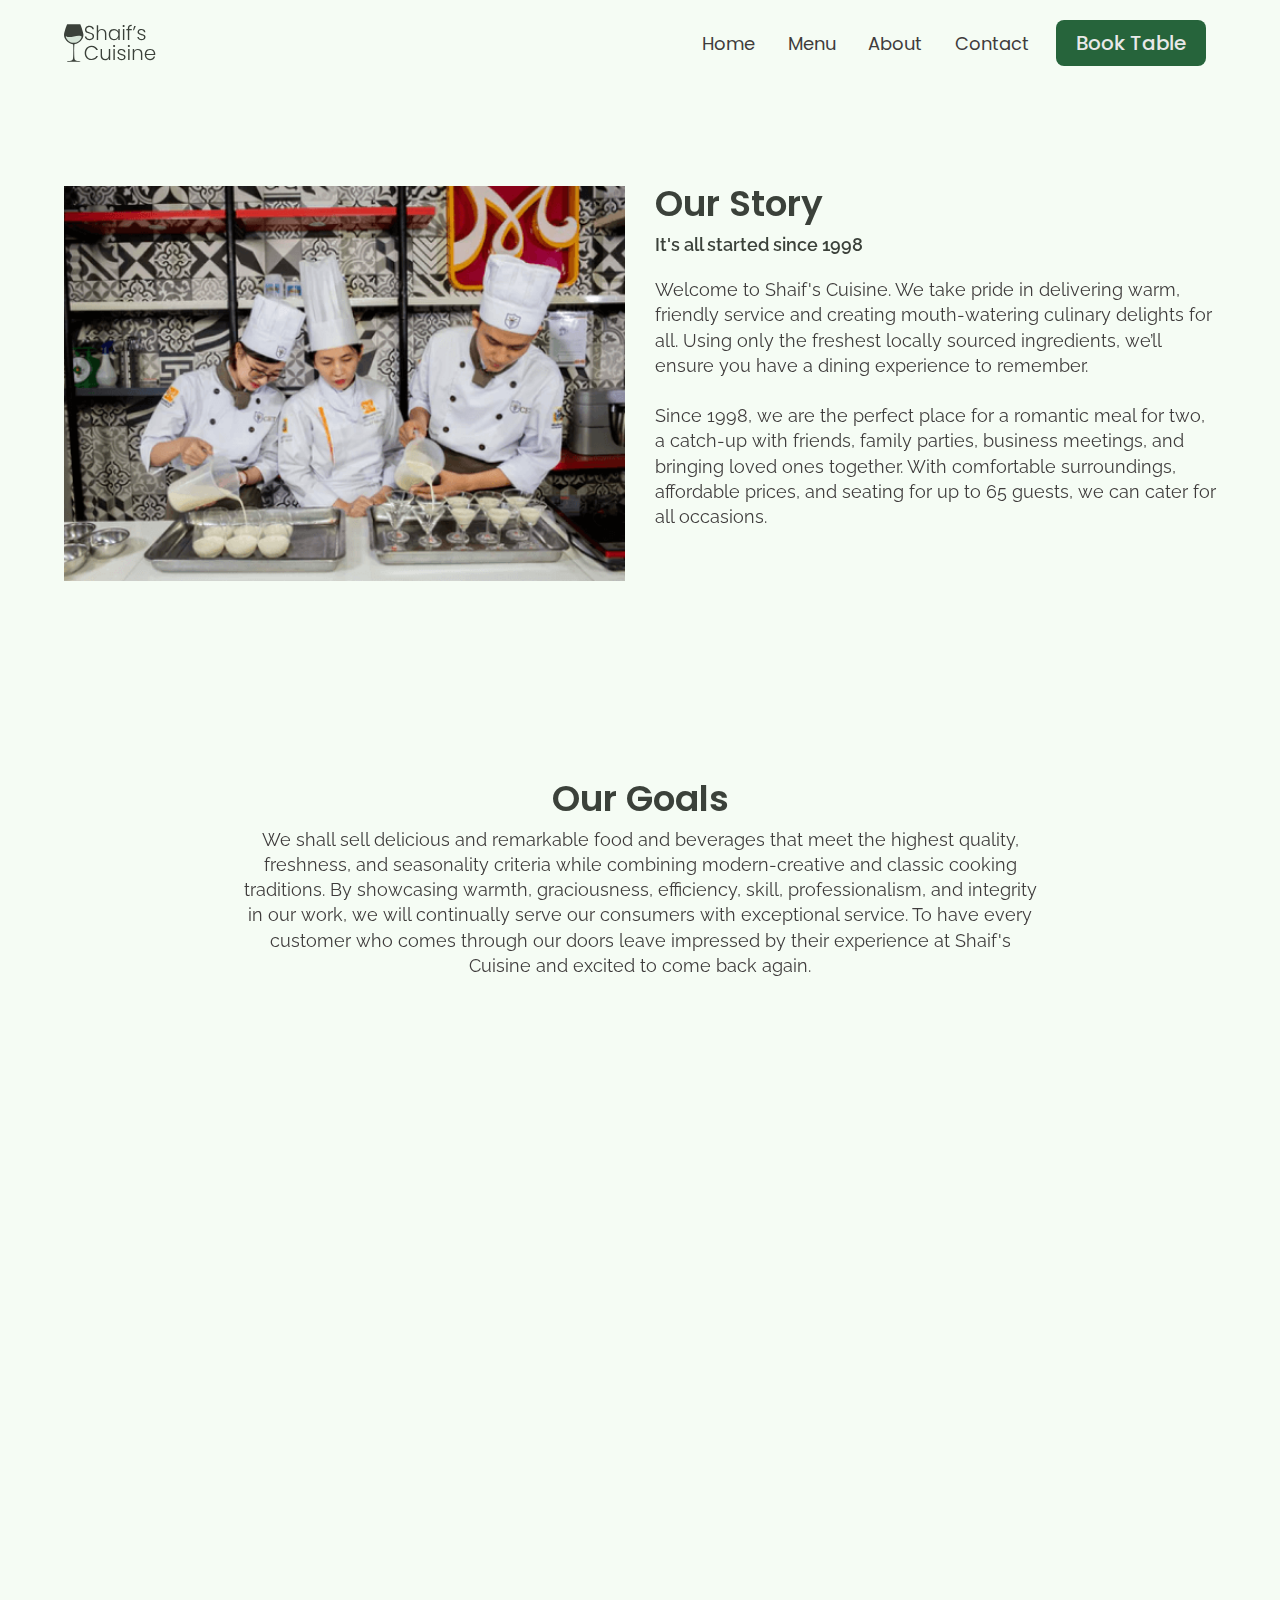
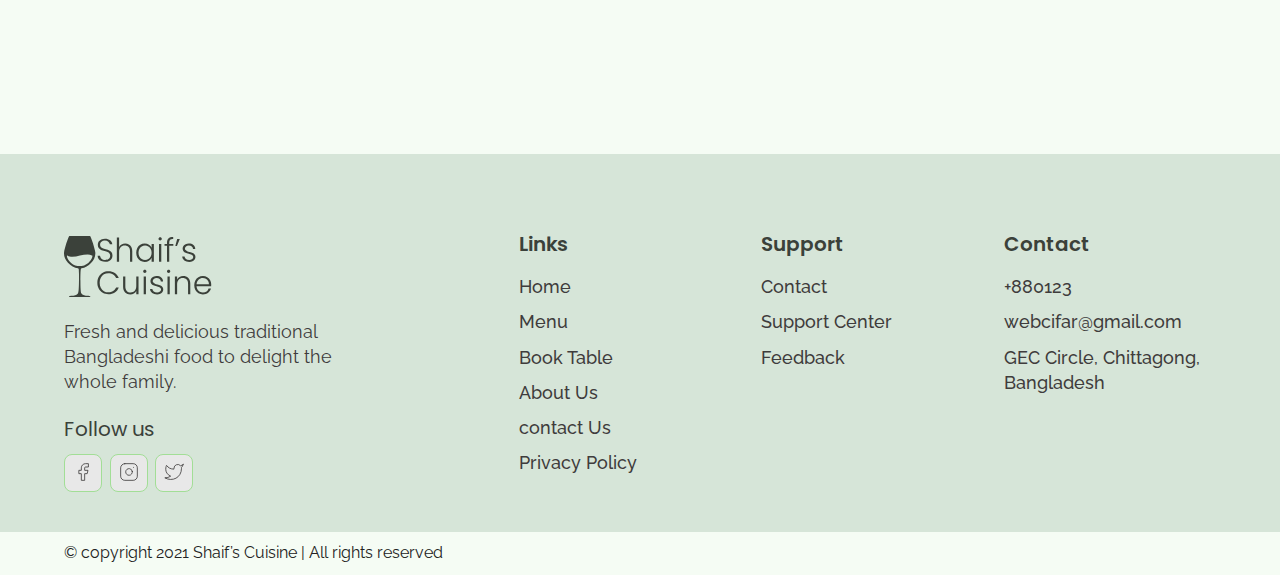
<file: shaif-s-cuisine-main/about.html>
<!DOCTYPE html>
<html lang="en">

<head>
  <meta charset="UTF-8">
  <meta http-equiv="X-UA-Compatible" content="IE=edge">
  <meta name="viewport" content="width=device-width, initial-scale=1.0">
  <link rel="shortcut icon" href="./images/favicon.ico" type="image/x-icon">
  <title>About | Shaif's Cuisine</title>
  <link rel="stylesheet" href="./reset.css">
  <link rel="stylesheet" href="./globalStyles.css">
  <link rel="stylesheet" href="./components.css">
  <!-- aos library css  -->
  <link rel="stylesheet" href="https://unpkg.com/aos@next/dist/aos.css" />
  <link rel="stylesheet" href="./about.css">
</head>

<body>
  <!-- Nav Section -->
  <div class="nav">
    <div class="container">
      <div class="nav__wrapper">
        <a href="./index.html" class="logo">
          <img src="./images/logo.svg" alt="shaif's cuisine">
        </a>
        <nav>
          <div class="nav__icon">
            <svg xmlns="http://www.w3.org/2000/svg" width="24" height="24" viewBox="0 0 24 24" fill="none"
              stroke="currentColor" stroke-width="2" stroke-linecap="round" stroke-linejoin="round"
              class="feather feather-menu">
              <line x1="3" y1="12" x2="21" y2="12" />
              <line x1="3" y1="6" x2="21" y2="6" />
              <line x1="3" y1="18" x2="21" y2="18" />
            </svg>
          </div>
          <div class="nav__bgOverlay"></div>
          <ol class="nav__list">
            <div class="nav__close">
              <svg xmlns="http://www.w3.org/2000/svg" width="24" height="24" viewBox="0 0 24 24" fill="none"
                stroke="currentColor" stroke-width="2" stroke-linecap="round" stroke-linejoin="round"
                class="feather feather-x">
                <line x1="18" y1="6" x2="6" y2="18" />
                <line x1="6" y1="6" x2="18" y2="18" />
              </svg>
            </div>
            <div class="nav__list__wrapper">

              <li><a class="nav__link" href="./index.html">Home</a></li>
              <li><a class="nav__link" href="./menu.html">Menu</a></li>
              <li><a class="nav__link" href="./about.html">About</a></li>
              <li><a class="nav__link" href="./contact.html">Contact</a></li>
              <li><a href="./booking.html" class="btn primary-btn">Book Table</a></li>
            </div>
          </ol>
        </nav>
      </div>
    </div>
  </div>
  <!-- End Nav Section -->
  <!-- Our Story Section -->
  <section id="ourStory" data-aos="fade-up">
    <div class="container">
      <div class="ourStory__wrapper">

        <div class="ourStory__img">
          <img src="./images/ourStoryImg.png" alt="shaif's cuisine">
        </div>
        <div class="ourStory__info">
          <h3 class="ourStory__title">
            Our Story
          </h3>
          <p class="ourStory__subtitle">
            It's all started since 1998
          </p>
          <p class="ourStory__text">
            Welcome to Shaif's Cuisine. We take pride in delivering warm, friendly service and creating mouth-watering
            culinary delights for all. Using only the freshest locally sourced ingredients, we’ll ensure you have a
            dining
            experience to remember.
            <br><br>
            Since 1998, we are the perfect place for a romantic meal for two, a catch-up with friends, family parties,
            business meetings, and bringing loved ones together. With comfortable surroundings, affordable prices, and
            seating for up to 65 guests, we can cater for all occasions.
          </p>
        </div>
      </div>
    </div>
  </section>
  <!-- End Our Story Section -->
  <!-- Our Goals -->
  <section id="ourGoals" data-aos="fade-down">
    <div class="container">
      <div class="ourGoals__info">
        <h3 class="ourGoals__title">
          Our Goals
        </h3>
        <p class="ourGoals__text">
          We shall sell delicious and remarkable food and beverages that meet the highest quality, freshness, and
          seasonality criteria while combining modern-creative and classic cooking traditions. By showcasing warmth,
          graciousness, efficiency, skill, professionalism, and integrity in our work, we will continually serve our
          consumers with exceptional service. To have every customer who comes through our doors leave impressed by
          their experience at Shaif's Cuisine and excited to come back again.
        </p>
      </div>
      <div class="ourGoals__imgs__wrapper" data-aos="fade-up">
        <div class="ourGoals__img1">
          <img src="./images/ourGoals_img1.png" alt="kitchen img">
        </div>
        <div class="ourGoals__img2">
          <img src="./images/ourGoals_img2.png" alt="kitchen img">
        </div>
        <div class="ourGoals__img3">
          <img src="./images/ourGoals_img3.png" alt="kitchen img">
        </div>
      </div>
    </div>
  </section>
  <!-- End Our Goals -->
  <!-- Footer -->
  <footer>
    <div class="container">
      <div class="footer__wrapper">
        <div class="footer__col1">
          <div class="footer__logo">
            <img src="./images/logo.svg" alt="shaif's cuisine">
          </div>
          <p class="footer__desc">
            Fresh and delicious traditional Bangladeshi food to delight the whole family.
          </p>
          <div class="footer__socials">
            <h4 class="footer__socials__title">Follow us</h4>
            <ol class="footer__socials__list">
              <li>
                <a href="#">
                  <svg xmlns="http://www.w3.org/2000/svg" width="24" height="24" viewBox="0 0 24 24" fill="none"
                    stroke="currentColor" stroke-width="1" stroke-linecap="round" stroke-linejoin="round"
                    class="feather feather-facebook">
                    <path d="M18 2h-3a5 5 0 0 0-5 5v3H7v4h3v8h4v-8h3l1-4h-4V7a1 1 0 0 1 1-1h3z" />
                  </svg>
                </a>
              </li>
              <li>
                <a href="#">
                  <svg xmlns="http://www.w3.org/2000/svg" width="24" height="24" viewBox="0 0 24 24" fill="none"
                    stroke="currentColor" stroke-width="1" stroke-linecap="round" stroke-linejoin="round"
                    class="feather feather-instagram">
                    <rect x="2" y="2" width="20" height="20" rx="5" ry="5" />
                    <path d="M16 11.37A4 4 0 1 1 12.63 8 4 4 0 0 1 16 11.37z" />
                    <line x1="17.5" y1="6.5" x2="17.51" y2="6.5" />
                  </svg>
                </a>
              </li>
              <li>
                <a href="#">
                  <svg xmlns="http://www.w3.org/2000/svg" width="24" height="24" viewBox="0 0 24 24" fill="none"
                    stroke="currentColor" stroke-width="1" stroke-linecap="round" stroke-linejoin="round"
                    class="feather feather-twitter">
                    <path
                      d="M23 3a10.9 10.9 0 0 1-3.14 1.53 4.48 4.48 0 0 0-7.86 3v1A10.66 10.66 0 0 1 3 4s-4 9 5 13a11.64 11.64 0 0 1-7 2c9 5 20 0 20-11.5a4.5 4.5 0 0 0-.08-.83A7.72 7.72 0 0 0 23 3z" />
                  </svg>
                </a>
              </li>
            </ol>
          </div>
        </div>
        <div class="footer__col2">
          <h3 class="footer__text__title">
            Links
          </h3>
          <ol class="footer__text">
            <li>
              <a href="/index.html">Home</a>
            </li>
            <li>
              <a href="./menu.html">Menu</a>
            </li>
            <li>
              <a href="./booking.html">Book Table</a>
            </li>
            <li>
              <a href="./about.html">About Us</a>
            </li>
            <li>
              <a href="./contact.html">contact Us</a>
            </li>
            <li>
              <a href="#">Privacy Policy</a>
            </li>
          </ol>
        </div>
        <div class="footer__col3">
          <h3 class="footer__text__title">
            Support
          </h3>
          <ol class="footer__text">
            <li>
              <a href="#">Contact</a>
            </li>
            <li>
              <a href="#">Support Center</a>
            </li>
            <li>
              <a href="#">Feedback</a>
            </li>
          </ol>
        </div>
        <div class="footer__col4">
          <h3 class="footer__text__title">
            Contact
          </h3>
          <ol class="footer__text">
            <li>
              <a href="#">+880123</a>
            </li>
            <li>
              <a href="#">webcifar@gmail.com</a>
            </li>
            <li>
              <a href="#">GEC Circle, Chittagong, Bangladesh</a>
            </li>
          </ol>
        </div>
      </div>
    </div>
  </footer>
  <div id="copyright">
    <div class="container">
      <p class="copyright__text">
        © copyright 2021 Shaif’s Cuisine | All rights reserved
      </p>
    </div>
  </div>
  <!-- End Footer -->

  <!-- aos scripts -->
  <script src="https://unpkg.com/aos@next/dist/aos.js"></script>
  <!-- custom scripts -->
  <script src="./main.js"></script>
</body>

</html>
</file>
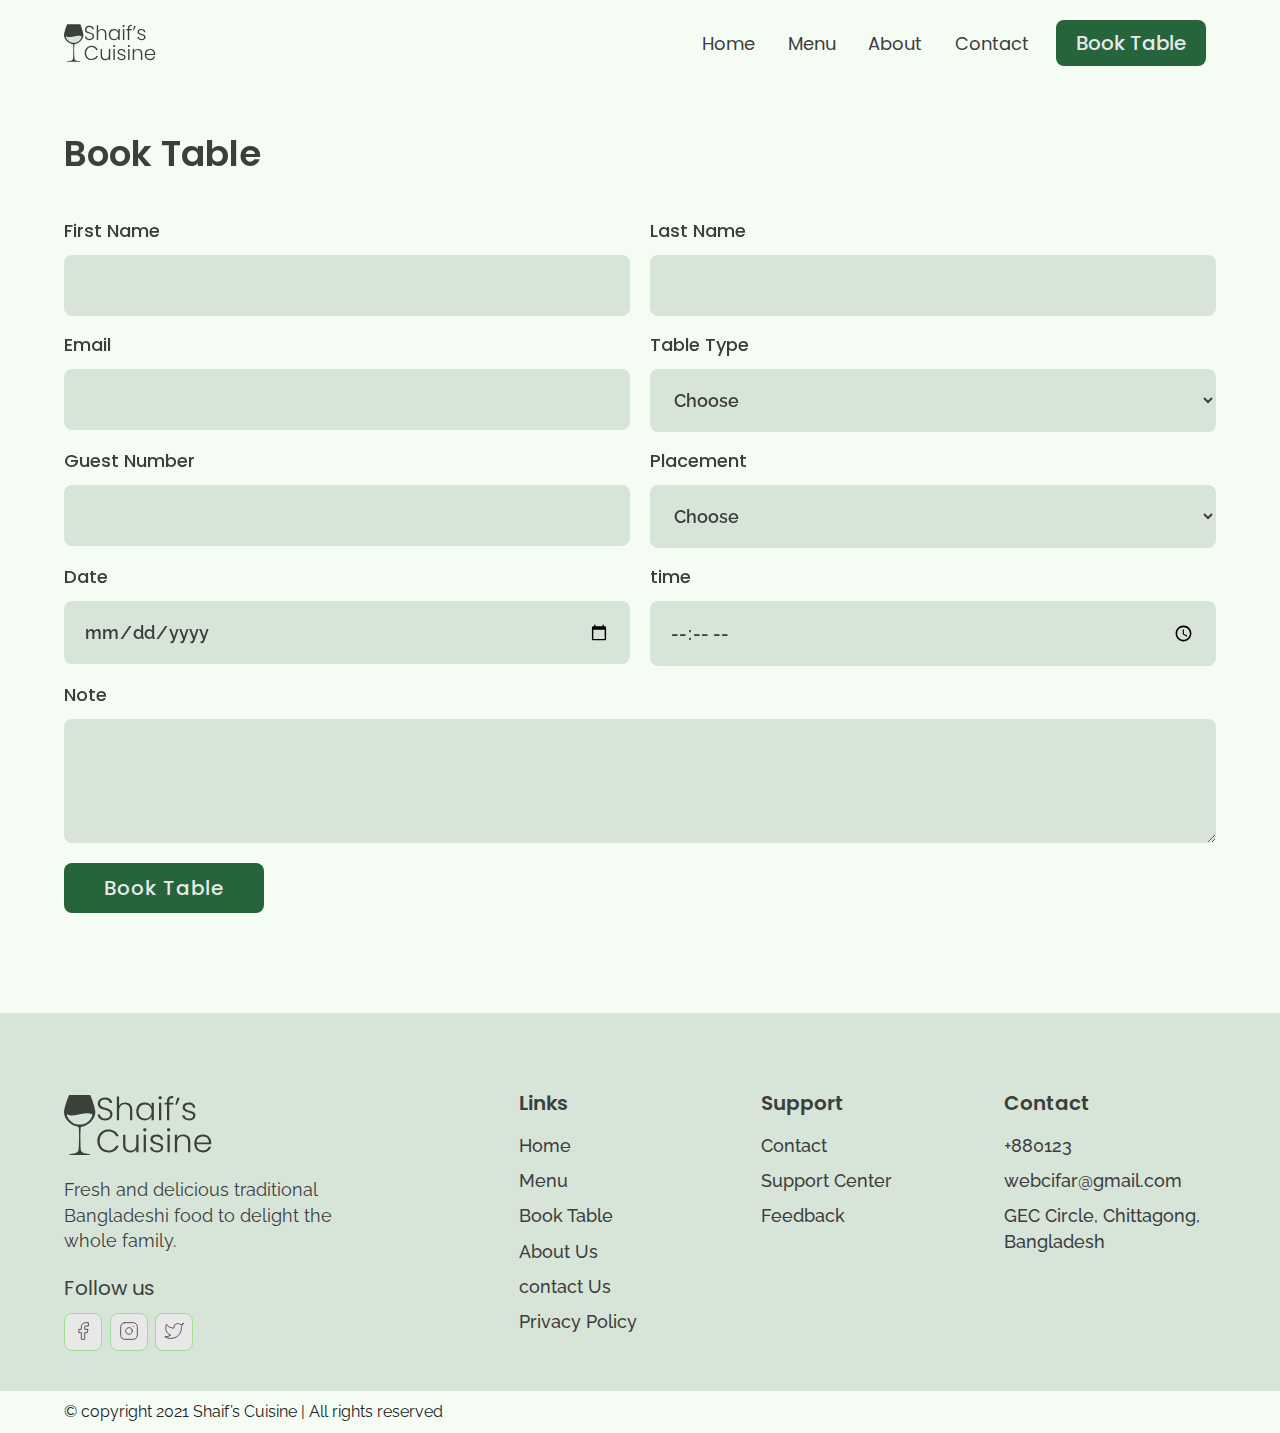
<file: shaif-s-cuisine-main/booking.html>
<!DOCTYPE html>
<html lang="en">

<head>
  <meta charset="UTF-8">
  <meta http-equiv="X-UA-Compatible" content="IE=edge">
  <meta name="viewport" content="width=device-width, initial-scale=1.0">
  <link rel="shortcut icon" href="./images/favicon.ico" type="image/x-icon">
  <title>Booking | Shaif's Cuisine</title>
  <link rel="stylesheet" href="./reset.css">
  <link rel="stylesheet" href="./globalStyles.css">
  <link rel="stylesheet" href="./components.css">
  <!-- aos library css  -->
  <link rel="stylesheet" href="https://unpkg.com/aos@next/dist/aos.css" />
</head>

<body>
  <!-- Nav Section -->
  <div class="nav">
    <div class="container">
      <div class="nav__wrapper">
        <a href="./index.html" class="logo">
          <img src="./images/logo.svg" alt="shaif's cuisine">
        </a>
        <nav>
          <div class="nav__icon">
            <svg xmlns="http://www.w3.org/2000/svg" width="24" height="24" viewBox="0 0 24 24" fill="none"
              stroke="currentColor" stroke-width="2" stroke-linecap="round" stroke-linejoin="round"
              class="feather feather-menu">
              <line x1="3" y1="12" x2="21" y2="12" />
              <line x1="3" y1="6" x2="21" y2="6" />
              <line x1="3" y1="18" x2="21" y2="18" />
            </svg>
          </div>
          <div class="nav__bgOverlay"></div>
          <ol class="nav__list">
            <div class="nav__close">
              <svg xmlns="http://www.w3.org/2000/svg" width="24" height="24" viewBox="0 0 24 24" fill="none"
                stroke="currentColor" stroke-width="2" stroke-linecap="round" stroke-linejoin="round"
                class="feather feather-x">
                <line x1="18" y1="6" x2="6" y2="18" />
                <line x1="6" y1="6" x2="18" y2="18" />
              </svg>
            </div>
            <div class="nav__list__wrapper">

              <li><a class="nav__link" href="./index.html">Home</a></li>
              <li><a class="nav__link" href="./menu.html">Menu</a></li>
              <li><a class="nav__link" href="./about.html">About</a></li>
              <li><a class="nav__link" href="./contact.html">Contact</a></li>
              <li><a href="./booking.html" class="btn primary-btn">Book Table</a></li>
            </div>
          </ol>
        </nav>
      </div>
    </div>
  </div>
  <!-- End Nav Section -->
  <!-- Booking Section -->
  <section id="form" data-aos="fade-up">
    <div class="container">
      <h3 class="form__title">Book Table</h3>
      <div class="form__wrapper">
        <form name="booking" method="POST" netlify>
          <div class="form__group">
            <label for="firstName">First Name</label>
            <input type="text" id="firstName" name="First Name" required>
          </div>
          <div class="form__group">
            <label for="lastName">Last Name</label>
            <input type="text" id="lastName" name="Last Name" required>
          </div>
          <div class="form__group">
            <label for="email">Email</label>
            <input type="email" id="email" name="Email" required>
          </div>
          <div class="form__group">
            <label for="tableType">Table Type</label>
            <select name="Table Type" id="tableType" required>
              <option selected disabled>Choose</option>
              <option value="small">Small(2 persons)</option>
              <option value="medium">Small(4 persons)</option>
              <option value="large">large(6 persons)</option>
            </select>
          </div>
          <div class="form__group">
            <label for="guestNumber">Guest Number</label>
            <input type="number" id="guestNumber" name="Guest Number" min="1" max="10" required>
          </div>
          <div class="form__group">
            <label for="placement">Placement</label>
            <select name="Placement" id="placement">
              <option selected disabled>Choose</option>
              <option value="outdoor">Outdoor</option>
              <option value="indoor">Indoor</option>
              <option value="rooftop">rooftop</option>
            </select>
          </div>
          <div class="form__group">
            <label for="date">Date</label>
            <input type="date" id="date" name="Date" required>
          </div>
          <div class="form__group">
            <label for="time">time</label>
            <input type="time" id="time" name="Time" required>
          </div>
          <div class="form__group form__group__full">
            <label for="note">Note</label>
            <textarea name="Note" id="note" rows="4"></textarea>
          </div>
          <button type="submit" class="btn primary-btn">Book Table</button>
        </form>
      </div>
    </div>
  </section>
  <!-- End Booking Section -->
  <!-- Footer -->
  <footer>
    <div class="container">
      <div class="footer__wrapper">
        <div class="footer__col1">
          <div class="footer__logo">
            <img src="./images/logo.svg" alt="shaif's cuisine">
          </div>
          <p class="footer__desc">
            Fresh and delicious traditional Bangladeshi food to delight the whole family.
          </p>
          <div class="footer__socials">
            <h4 class="footer__socials__title">Follow us</h4>
            <ol class="footer__socials__list">
              <li>
                <a href="#">
                  <svg xmlns="http://www.w3.org/2000/svg" width="24" height="24" viewBox="0 0 24 24" fill="none"
                    stroke="currentColor" stroke-width="1" stroke-linecap="round" stroke-linejoin="round"
                    class="feather feather-facebook">
                    <path d="M18 2h-3a5 5 0 0 0-5 5v3H7v4h3v8h4v-8h3l1-4h-4V7a1 1 0 0 1 1-1h3z" />
                  </svg>
                </a>
              </li>
              <li>
                <a href="#">
                  <svg xmlns="http://www.w3.org/2000/svg" width="24" height="24" viewBox="0 0 24 24" fill="none"
                    stroke="currentColor" stroke-width="1" stroke-linecap="round" stroke-linejoin="round"
                    class="feather feather-instagram">
                    <rect x="2" y="2" width="20" height="20" rx="5" ry="5" />
                    <path d="M16 11.37A4 4 0 1 1 12.63 8 4 4 0 0 1 16 11.37z" />
                    <line x1="17.5" y1="6.5" x2="17.51" y2="6.5" />
                  </svg>
                </a>
              </li>
              <li>
                <a href="#">
                  <svg xmlns="http://www.w3.org/2000/svg" width="24" height="24" viewBox="0 0 24 24" fill="none"
                    stroke="currentColor" stroke-width="1" stroke-linecap="round" stroke-linejoin="round"
                    class="feather feather-twitter">
                    <path
                      d="M23 3a10.9 10.9 0 0 1-3.14 1.53 4.48 4.48 0 0 0-7.86 3v1A10.66 10.66 0 0 1 3 4s-4 9 5 13a11.64 11.64 0 0 1-7 2c9 5 20 0 20-11.5a4.5 4.5 0 0 0-.08-.83A7.72 7.72 0 0 0 23 3z" />
                  </svg>
                </a>
              </li>
            </ol>
          </div>
        </div>
        <div class="footer__col2">
          <h3 class="footer__text__title">
            Links
          </h3>
          <ol class="footer__text">
            <li>
              <a href="/index.html">Home</a>
            </li>
            <li>
              <a href="./menu.html">Menu</a>
            </li>
            <li>
              <a href="./booking.html">Book Table</a>
            </li>
            <li>
              <a href="./about.html">About Us</a>
            </li>
            <li>
              <a href="./contact.html">contact Us</a>
            </li>
            <li>
              <a href="#">Privacy Policy</a>
            </li>
          </ol>
        </div>
        <div class="footer__col3">
          <h3 class="footer__text__title">
            Support
          </h3>
          <ol class="footer__text">
            <li>
              <a href="#">Contact</a>
            </li>
            <li>
              <a href="#">Support Center</a>
            </li>
            <li>
              <a href="#">Feedback</a>
            </li>
          </ol>
        </div>
        <div class="footer__col4">
          <h3 class="footer__text__title">
            Contact
          </h3>
          <ol class="footer__text">
            <li>
              <a href="#">+880123</a>
            </li>
            <li>
              <a href="#">webcifar@gmail.com</a>
            </li>
            <li>
              <a href="#">GEC Circle, Chittagong, Bangladesh</a>
            </li>
          </ol>
        </div>
      </div>
    </div>
  </footer>
  <div id="copyright">
    <div class="container">
      <p class="copyright__text">
        © copyright 2021 Shaif’s Cuisine | All rights reserved
      </p>
    </div>
  </div>
  <!-- End Footer -->

  <!-- aos scripts -->
  <script src="https://unpkg.com/aos@next/dist/aos.js"></script>
  <!-- custom scripts -->
  <script src="./main.js"></script>
</body>

</html>
</file>
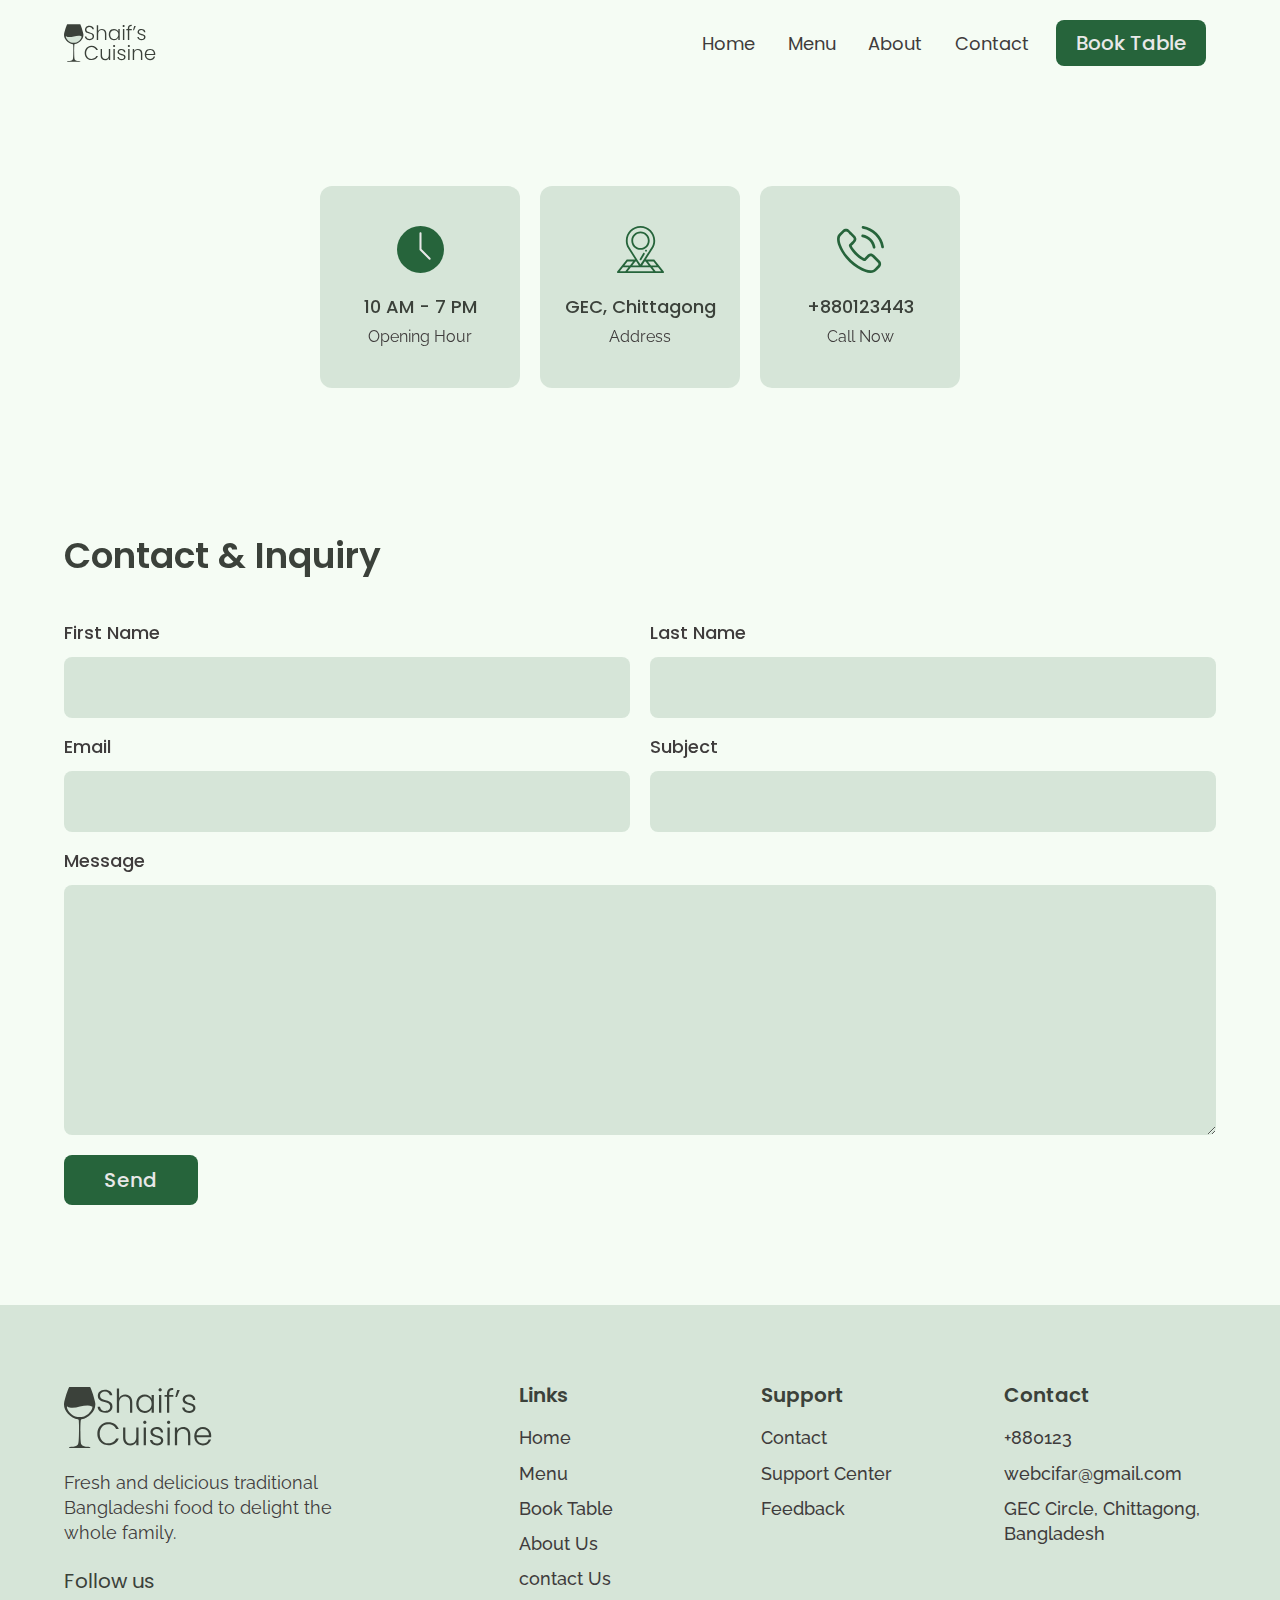
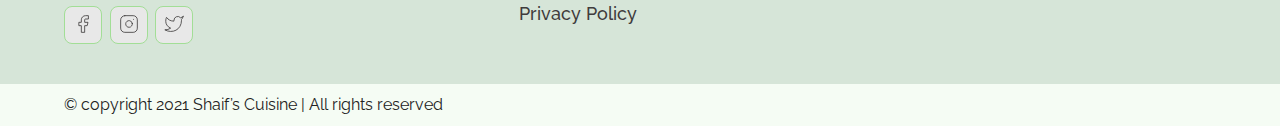
<file: shaif-s-cuisine-main/contact.html>
<!DOCTYPE html>
<html lang="en">

<head>
  <meta charset="UTF-8">
  <meta http-equiv="X-UA-Compatible" content="IE=edge">
  <meta name="viewport" content="width=device-width, initial-scale=1.0">
  <link rel="shortcut icon" href="./images/favicon.ico" type="image/x-icon">
  <title>Contact | Shaif's Cuisine</title>
  <link rel="stylesheet" href="./reset.css">
  <link rel="stylesheet" href="./globalStyles.css">
  <link rel="stylesheet" href="./components.css">
  <!-- aos library css  -->
  <link rel="stylesheet" href="https://unpkg.com/aos@next/dist/aos.css" />
  <!-- Add your custom css -->
</head>

<body>
  <!-- Nav Section -->
  <div class="nav">
    <div class="container">
      <div class="nav__wrapper">
        <a href="./index.html" class="logo">
          <img src="./images/logo.svg" alt="shaif's cuisine">
        </a>
        <nav>
          <div class="nav__icon">
            <svg xmlns="http://www.w3.org/2000/svg" width="24" height="24" viewBox="0 0 24 24" fill="none"
              stroke="currentColor" stroke-width="2" stroke-linecap="round" stroke-linejoin="round"
              class="feather feather-menu">
              <line x1="3" y1="12" x2="21" y2="12" />
              <line x1="3" y1="6" x2="21" y2="6" />
              <line x1="3" y1="18" x2="21" y2="18" />
            </svg>
          </div>
          <div class="nav__bgOverlay"></div>
          <ol class="nav__list">
            <div class="nav__close">
              <svg xmlns="http://www.w3.org/2000/svg" width="24" height="24" viewBox="0 0 24 24" fill="none"
                stroke="currentColor" stroke-width="2" stroke-linecap="round" stroke-linejoin="round"
                class="feather feather-x">
                <line x1="18" y1="6" x2="6" y2="18" />
                <line x1="6" y1="6" x2="18" y2="18" />
              </svg>
            </div>
            <div class="nav__list__wrapper">

              <li><a class="nav__link" href="./index.html">Home</a></li>
              <li><a class="nav__link" href="./menu.html">Menu</a></li>
              <li><a class="nav__link" href="./about.html">About</a></li>
              <li><a class="nav__link" href="./contact.html">Contact</a></li>
              <li><a href="./booking.html" class="btn primary-btn">Book Table</a></li>
            </div>
          </ol>
        </nav>
      </div>
    </div>
  </div>
  <!-- End Nav Section -->
  <!-- Store Info Section -->
  <section id="storeInfo" data-aos="fade-up">
    <div class="container">
      <div class="storeInfo__wrapper">
        <div class="storeInfo__item">
          <div class="storeInfo__icon">
            <img src="./images/wall-clock-icon.svg" alt="clock icon">
          </div>
          <h3 class="storeInfo__title">
            10 AM - 7 PM
          </h3>
          <p class="storeInfo__text">
            Opening Hour
          </p>
        </div>
        <div class="storeInfo__item">
          <div class="storeInfo__icon">
            <img src="./images/address-icon.svg" alt="clock icon">
          </div>
          <h3 class="storeInfo__title">
            GEC, Chittagong
          </h3>
          <p class="storeInfo__text">
            Address
          </p>
        </div>
        <div class="storeInfo__item">
          <div class="storeInfo__icon">
            <img src="./images/phone-icon.svg" alt="clock icon">
          </div>
          <h3 class="storeInfo__title">
            +880123443
          </h3>
          <p class="storeInfo__text">
            Call Now
          </p>
        </div>
      </div>
    </div>
  </section>
  <!-- End Store Info Section -->
  <!-- Contact Form Section -->
  <section id="form" data-aos="fade-down">
    <div class="container">
      <h3 class="form__title">
        Contact & Inquiry
      </h3>
      <div class="form__wrapper">
        <form name="contact" method="POST" netlify>
          <div class="form__group">
            <label for="firstName">First Name</label>
            <input type="text" id="firstName" name="First Name" required>
          </div>
          <div class="form__group">
            <label for="lastName">Last Name</label>
            <input type="text" id="lastName" name="Last Name" required>
          </div>
          <div class="form__group">
            <label for="email">Email</label>
            <input type="email" id="email" name="Email" required>
          </div>
          <div class="form__group">
            <label for="subject">Subject</label>
            <input type="text" id="subject" name="Subject" required>
          </div>
          <div class="form__group form__group__full">
            <label for="message">Message</label>
            <textarea name="Message" id="message" cols="30" rows="10" required></textarea>
          </div>
          <button type="submit" class="btn primary-btn">Send</button>
        </form>
      </div>
    </div>
  </section>
  <!-- End Contact Form Section-->
  <!-- Footer -->
  <footer>
    <div class="container">
      <div class="footer__wrapper">
        <div class="footer__col1">
          <div class="footer__logo">
            <img src="./images/logo.svg" alt="shaif's cuisine">
          </div>
          <p class="footer__desc">
            Fresh and delicious traditional Bangladeshi food to delight the whole family.
          </p>
          <div class="footer__socials">
            <h4 class="footer__socials__title">Follow us</h4>
            <ol class="footer__socials__list">
              <li>
                <a href="#">
                  <svg xmlns="http://www.w3.org/2000/svg" width="24" height="24" viewBox="0 0 24 24" fill="none"
                    stroke="currentColor" stroke-width="1" stroke-linecap="round" stroke-linejoin="round"
                    class="feather feather-facebook">
                    <path d="M18 2h-3a5 5 0 0 0-5 5v3H7v4h3v8h4v-8h3l1-4h-4V7a1 1 0 0 1 1-1h3z" />
                  </svg>
                </a>
              </li>
              <li>
                <a href="#">
                  <svg xmlns="http://www.w3.org/2000/svg" width="24" height="24" viewBox="0 0 24 24" fill="none"
                    stroke="currentColor" stroke-width="1" stroke-linecap="round" stroke-linejoin="round"
                    class="feather feather-instagram">
                    <rect x="2" y="2" width="20" height="20" rx="5" ry="5" />
                    <path d="M16 11.37A4 4 0 1 1 12.63 8 4 4 0 0 1 16 11.37z" />
                    <line x1="17.5" y1="6.5" x2="17.51" y2="6.5" />
                  </svg>
                </a>
              </li>
              <li>
                <a href="#">
                  <svg xmlns="http://www.w3.org/2000/svg" width="24" height="24" viewBox="0 0 24 24" fill="none"
                    stroke="currentColor" stroke-width="1" stroke-linecap="round" stroke-linejoin="round"
                    class="feather feather-twitter">
                    <path
                      d="M23 3a10.9 10.9 0 0 1-3.14 1.53 4.48 4.48 0 0 0-7.86 3v1A10.66 10.66 0 0 1 3 4s-4 9 5 13a11.64 11.64 0 0 1-7 2c9 5 20 0 20-11.5a4.5 4.5 0 0 0-.08-.83A7.72 7.72 0 0 0 23 3z" />
                  </svg>
                </a>
              </li>
            </ol>
          </div>
        </div>
        <div class="footer__col2">
          <h3 class="footer__text__title">
            Links
          </h3>
          <ol class="footer__text">
            <li>
              <a href="/index.html">Home</a>
            </li>
            <li>
              <a href="./menu.html">Menu</a>
            </li>
            <li>
              <a href="./booking.html">Book Table</a>
            </li>
            <li>
              <a href="./about.html">About Us</a>
            </li>
            <li>
              <a href="./contact.html">contact Us</a>
            </li>
            <li>
              <a href="#">Privacy Policy</a>
            </li>
          </ol>
        </div>
        <div class="footer__col3">
          <h3 class="footer__text__title">
            Support
          </h3>
          <ol class="footer__text">
            <li>
              <a href="#">Contact</a>
            </li>
            <li>
              <a href="#">Support Center</a>
            </li>
            <li>
              <a href="#">Feedback</a>
            </li>
          </ol>
        </div>
        <div class="footer__col4">
          <h3 class="footer__text__title">
            Contact
          </h3>
          <ol class="footer__text">
            <li>
              <a href="#">+880123</a>
            </li>
            <li>
              <a href="#">webcifar@gmail.com</a>
            </li>
            <li>
              <a href="#">GEC Circle, Chittagong, Bangladesh</a>
            </li>
          </ol>
        </div>
      </div>
    </div>
  </footer>
  <div id="copyright">
    <div class="container">
      <p class="copyright__text">
        © copyright 2021 Shaif’s Cuisine | All rights reserved
      </p>
    </div>
  </div>
  <!-- End Footer -->


  <!-- aos script -->
  <script src="https://unpkg.com/aos@next/dist/aos.js"></script>
  <!-- custom script -->
  <script src="./main.js"></script>
</body>

</html>
</file>
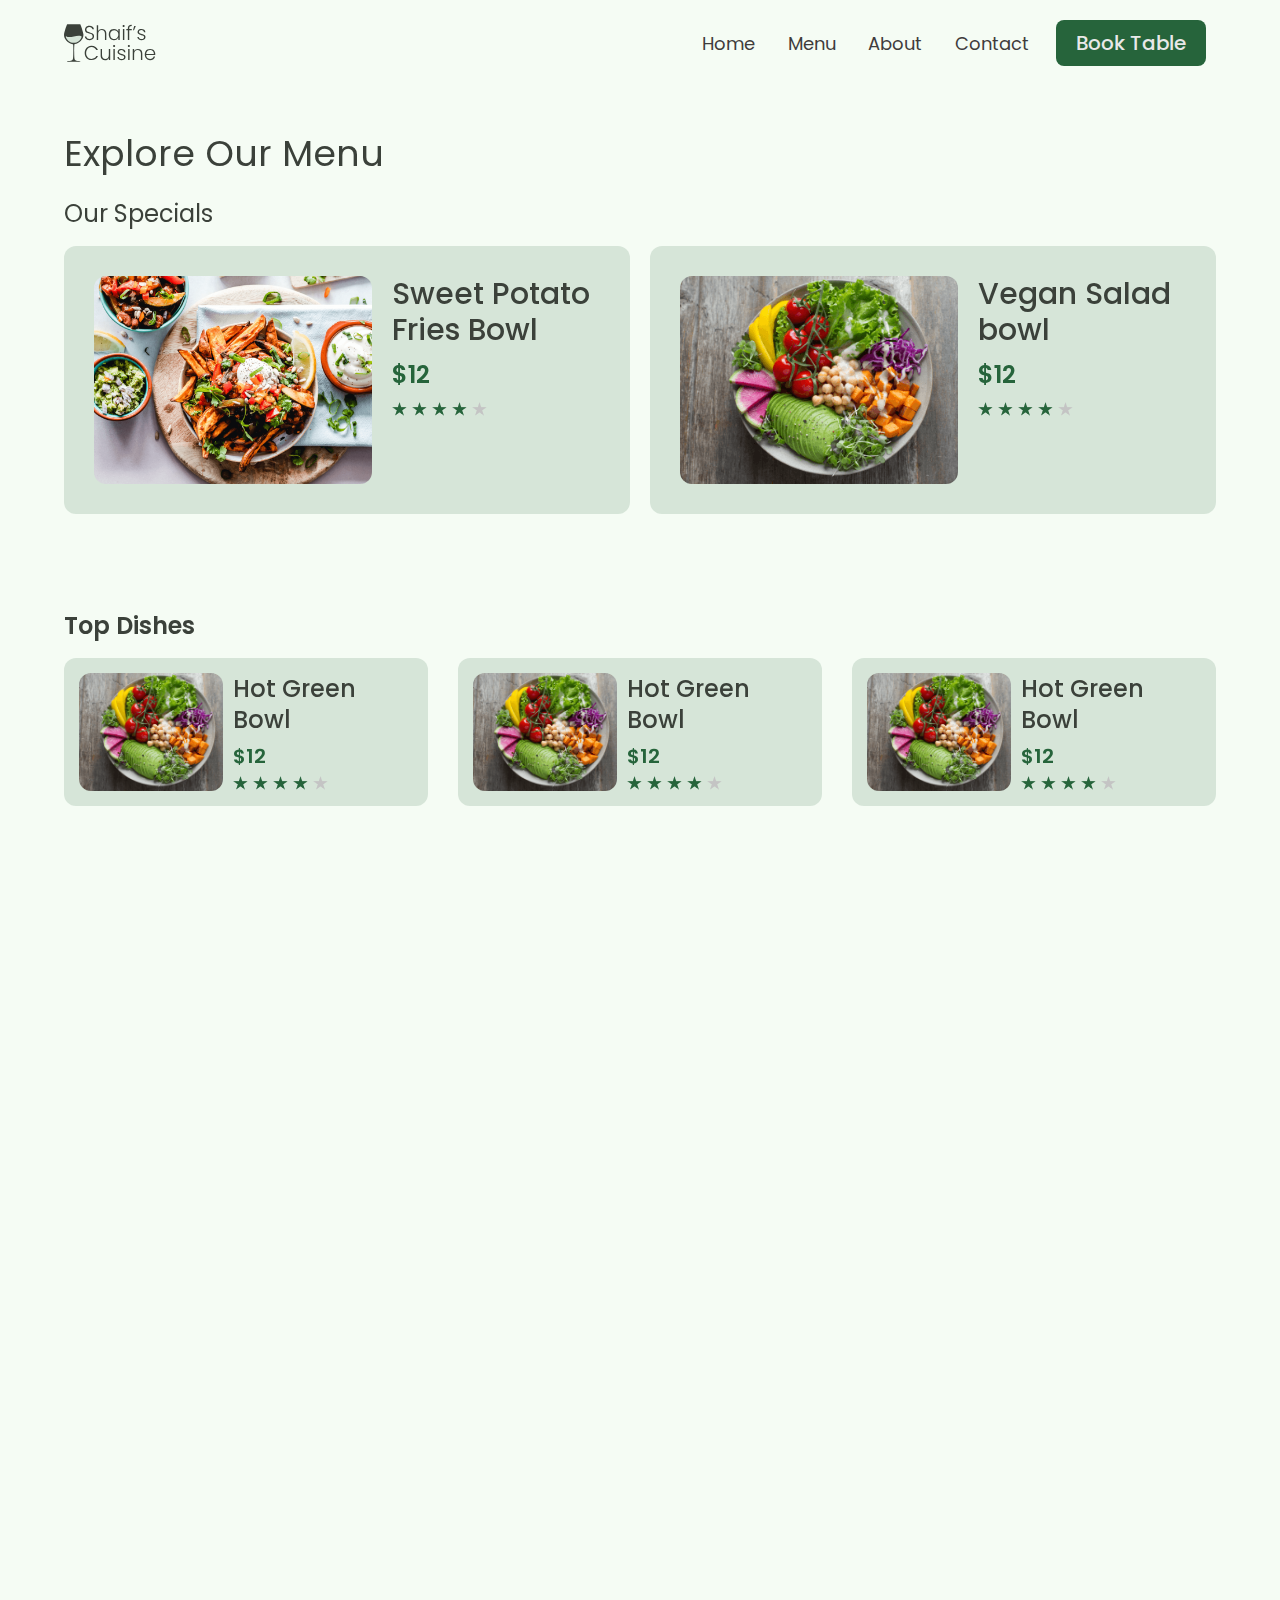
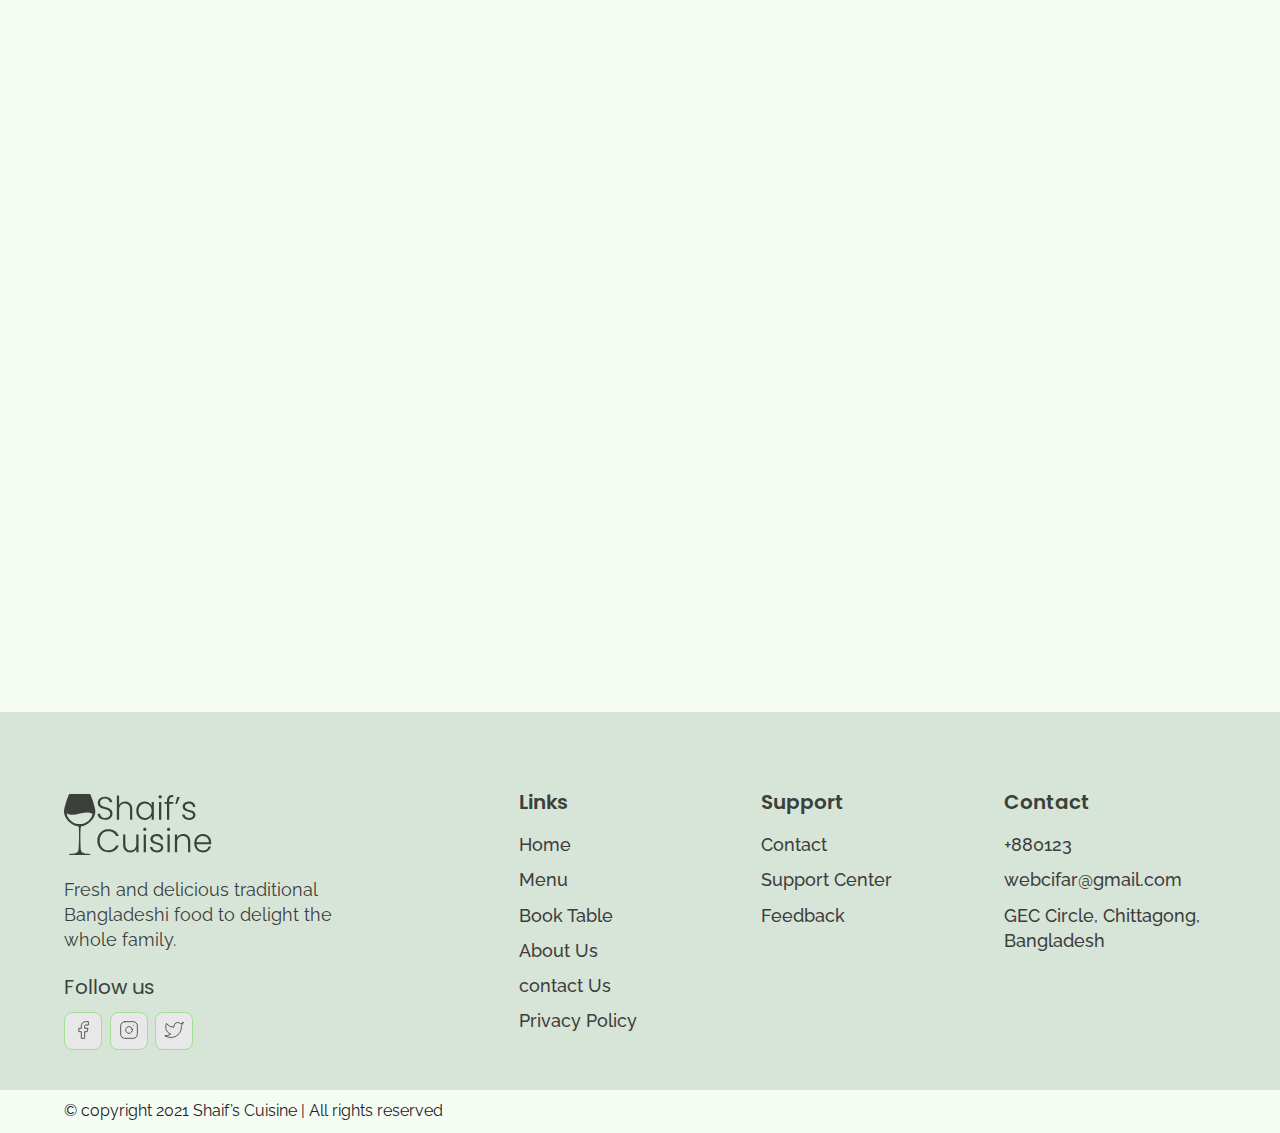
<file: shaif-s-cuisine-main/menu.html>
<!DOCTYPE html>
<html lang="en">

<head>
  <meta charset="UTF-8">
  <meta http-equiv="X-UA-Compatible" content="IE=edge">
  <meta name="viewport" content="width=device-width, initial-scale=1.0">
  <link rel="shortcut icon" href="./images/favicon.ico" type="image/x-icon">
  <title>Menu | Shaif's Cuisine</title>
  <link rel="stylesheet" href="./reset.css">
  <link rel="stylesheet" href="./globalStyles.css">
  <link rel="stylesheet" href="./components.css">
  <!-- aos library css  -->
  <link rel="stylesheet" href="https://unpkg.com/aos@next/dist/aos.css" />
  <!-- Add your custom css -->
  <link rel="stylesheet" href="./menu.css">
</head>

<body>

  <!-- Nav Section -->
  <div class="nav">
    <div class="container">
      <div class="nav__wrapper">
        <a href="./index.html" class="logo">
          <img src="./images/logo.svg" alt="shaif's cuisine">
        </a>
        <nav>
          <div class="nav__icon">
            <svg xmlns="http://www.w3.org/2000/svg" width="24" height="24" viewBox="0 0 24 24" fill="none"
              stroke="currentColor" stroke-width="2" stroke-linecap="round" stroke-linejoin="round"
              class="feather feather-menu">
              <line x1="3" y1="12" x2="21" y2="12" />
              <line x1="3" y1="6" x2="21" y2="6" />
              <line x1="3" y1="18" x2="21" y2="18" />
            </svg>
          </div>
          <div class="nav__bgOverlay"></div>
          <ol class="nav__list">
            <div class="nav__close">
              <svg xmlns="http://www.w3.org/2000/svg" width="24" height="24" viewBox="0 0 24 24" fill="none"
                stroke="currentColor" stroke-width="2" stroke-linecap="round" stroke-linejoin="round"
                class="feather feather-x">
                <line x1="18" y1="6" x2="6" y2="18" />
                <line x1="6" y1="6" x2="18" y2="18" />
              </svg>
            </div>
            <div class="nav__list__wrapper">

              <li><a class="nav__link" href="./index.html">Home</a></li>
              <li><a class="nav__link" href="./menu.html">Menu</a></li>
              <li><a class="nav__link" href="./about.html">About</a></li>
              <li><a class="nav__link" href="./contact.html">Contact</a></li>
              <li><a href="./booking.html" class="btn primary-btn">Book Table</a></li>
            </div>
          </ol>
        </nav>
      </div>
    </div>
  </div>
  <!-- End Nav Section -->
  <!-- page Title -->
  <section id="page__title" data-aos="fade-up">
    <div class="container">
      <h2 class="page__title__text">
        Explore Our Menu
      </h2>
    </div>
  </section>
  <!-- Our Specials -->
  <section id="ourSpecials" data-aos="fade-up">
    <div class="container">
      <h3 class="ourSpecials__title">Our Specials</h3>
      <div class="ourSpecials__wrapper">
        <div class="ourSpecials__item">
          <div class="ourSpecials__item__img">
            <img src="./images/food-3.png" alt="food img">
          </div>
          <div class="ourSpecials__item__info">
            <h3 class="ourSpecials__item__title">
              Sweet Potato Fries Bowl
            </h3>
            <h4 class="ourSpecials__item__price">$12</h4>
            <div class="ourSpecials__item__stars">
              <img src="./images/3star.png" alt="3 stars">
            </div>
          </div>
        </div>
        <div class="ourSpecials__item">
          <div class="ourSpecials__item__img">
            <img src="./images/food-1.png" alt="food img">
          </div>
          <div class="ourSpecials__item__info">
            <h3 class="ourSpecials__item__title">
              Vegan Salad bowl
            </h3>
            <h4 class="ourSpecials__item__price">$12</h4>
            <div class="ourSpecials__item__stars">
              <img src="./images/3star.png" alt="3 stars">
            </div>
          </div>
        </div>
      </div>
    </div>
  </section>
  <!-- End Our Specials -->
  <!-- Top Dishes -->
  <section id="dishGrid" data-aos="fade-down">
    <div class="container">
      <h2 class="dishGrid__title">
        Top Dishes
      </h2>
      <div class="dishGrid__wrapper">
        <div class="dishGrid__item">
          <div class="dishGrid__item__img">
            <img src="./images/food-1.png" alt="food img">
          </div>
          <div class="dishGrid__item__info">
            <h3 class="dishGrid__item__title">
              Hot Green Bowl
            </h3>
            <h3 class="dishGrid__item__price">$12</h3>
            <div class="dishGrid__item__stars">
              <img src="./images/3star.png" alt="3 star">
            </div>
          </div>
        </div>
        <div class="dishGrid__item">
          <div class="dishGrid__item__img">
            <img src="./images/food-1.png" alt="food img">
          </div>
          <div class="dishGrid__item__info">
            <h3 class="dishGrid__item__title">
              Hot Green Bowl
            </h3>
            <h3 class="dishGrid__item__price">$12</h3>
            <div class="dishGrid__item__stars">
              <img src="./images/3star.png" alt="3 star">
            </div>
          </div>
        </div>
        <div class="dishGrid__item">
          <div class="dishGrid__item__img">
            <img src="./images/food-1.png" alt="food img">
          </div>
          <div class="dishGrid__item__info">
            <h3 class="dishGrid__item__title">
              Hot Green Bowl
            </h3>
            <h3 class="dishGrid__item__price">$12</h3>
            <div class="dishGrid__item__stars">
              <img src="./images/3star.png" alt="3 star">
            </div>
          </div>
        </div>
      </div>
    </div>
  </section>
  <!-- End Top Dishes -->
  <!-- Breakfast Dishes -->
  <section id="dishGrid" data-aos="fade-up">
    <div class="container">
      <h2 class="dishGrid__title">
        Breakfast
      </h2>
      <div class="dishGrid__wrapper">
        <div class="dishGrid__item">
          <div class="dishGrid__item__img">
            <img src="./images/food-1.png" alt="food img">
          </div>
          <div class="dishGrid__item__info">
            <h3 class="dishGrid__item__title">
              Hot Green Bowl
            </h3>
            <h3 class="dishGrid__item__price">$12</h3>
            <div class="dishGrid__item__stars">
              <img src="./images/3star.png" alt="3 star">
            </div>
          </div>
        </div>
        <div class="dishGrid__item">
          <div class="dishGrid__item__img">
            <img src="./images/food-1.png" alt="food img">
          </div>
          <div class="dishGrid__item__info">
            <h3 class="dishGrid__item__title">
              Hot Green Bowl
            </h3>
            <h3 class="dishGrid__item__price">$12</h3>
            <div class="dishGrid__item__stars">
              <img src="./images/3star.png" alt="3 star">
            </div>
          </div>
        </div>
        <div class="dishGrid__item">
          <div class="dishGrid__item__img">
            <img src="./images/food-1.png" alt="food img">
          </div>
          <div class="dishGrid__item__info">
            <h3 class="dishGrid__item__title">
              Hot Green Bowl
            </h3>
            <h3 class="dishGrid__item__price">$12</h3>
            <div class="dishGrid__item__stars">
              <img src="./images/3star.png" alt="3 star">
            </div>
          </div>
        </div>
        <div class="dishGrid__item">
          <div class="dishGrid__item__img">
            <img src="./images/food-1.png" alt="food img">
          </div>
          <div class="dishGrid__item__info">
            <h3 class="dishGrid__item__title">
              Hot Green Bowl
            </h3>
            <h3 class="dishGrid__item__price">$12</h3>
            <div class="dishGrid__item__stars">
              <img src="./images/3star.png" alt="3 star">
            </div>
          </div>
        </div>
        <div class="dishGrid__item">
          <div class="dishGrid__item__img">
            <img src="./images/food-1.png" alt="food img">
          </div>
          <div class="dishGrid__item__info">
            <h3 class="dishGrid__item__title">
              Hot Green Bowl
            </h3>
            <h3 class="dishGrid__item__price">$12</h3>
            <div class="dishGrid__item__stars">
              <img src="./images/3star.png" alt="3 star">
            </div>
          </div>
        </div>
      </div>
    </div>
  </section>
  <!-- End Breakfast Dishes -->
  <!-- Lunch Dishes -->
  <section id="dishGrid" data-aos="fade-up">
    <div class="container">
      <h2 class="dishGrid__title">
        Lunch
      </h2>
      <div class="dishGrid__wrapper">
        <div class="dishGrid__item">
          <div class="dishGrid__item__img">
            <img src="./images/food-1.png" alt="food img">
          </div>
          <div class="dishGrid__item__info">
            <h3 class="dishGrid__item__title">
              Hot Green Bowl
            </h3>
            <h3 class="dishGrid__item__price">$12</h3>
            <div class="dishGrid__item__stars">
              <img src="./images/3star.png" alt="3 star">
            </div>
          </div>
        </div>
        <div class="dishGrid__item">
          <div class="dishGrid__item__img">
            <img src="./images/food-1.png" alt="food img">
          </div>
          <div class="dishGrid__item__info">
            <h3 class="dishGrid__item__title">
              Hot Green Bowl
            </h3>
            <h3 class="dishGrid__item__price">$12</h3>
            <div class="dishGrid__item__stars">
              <img src="./images/3star.png" alt="3 star">
            </div>
          </div>
        </div>
        <div class="dishGrid__item">
          <div class="dishGrid__item__img">
            <img src="./images/food-1.png" alt="food img">
          </div>
          <div class="dishGrid__item__info">
            <h3 class="dishGrid__item__title">
              Hot Green Bowl
            </h3>
            <h3 class="dishGrid__item__price">$12</h3>
            <div class="dishGrid__item__stars">
              <img src="./images/3star.png" alt="3 star">
            </div>
          </div>
        </div>
        <div class="dishGrid__item">
          <div class="dishGrid__item__img">
            <img src="./images/food-1.png" alt="food img">
          </div>
          <div class="dishGrid__item__info">
            <h3 class="dishGrid__item__title">
              Hot Green Bowl
            </h3>
            <h3 class="dishGrid__item__price">$12</h3>
            <div class="dishGrid__item__stars">
              <img src="./images/3star.png" alt="3 star">
            </div>
          </div>
        </div>
        <div class="dishGrid__item">
          <div class="dishGrid__item__img">
            <img src="./images/food-1.png" alt="food img">
          </div>
          <div class="dishGrid__item__info">
            <h3 class="dishGrid__item__title">
              Hot Green Bowl
            </h3>
            <h3 class="dishGrid__item__price">$12</h3>
            <div class="dishGrid__item__stars">
              <img src="./images/3star.png" alt="3 star">
            </div>
          </div>
        </div>
      </div>
    </div>
  </section>
  <!-- End Lunch Dishes -->
  <!-- Dinner Dishes -->
  <section id="dishGrid" data-aos="fade-up">
    <div class="container">
      <h2 class="dishGrid__title">
        Dinner
      </h2>
      <div class="dishGrid__wrapper">
        <div class="dishGrid__item">
          <div class="dishGrid__item__img">
            <img src="./images/food-1.png" alt="food img">
          </div>
          <div class="dishGrid__item__info">
            <h3 class="dishGrid__item__title">
              Hot Green Bowl
            </h3>
            <h3 class="dishGrid__item__price">$12</h3>
            <div class="dishGrid__item__stars">
              <img src="./images/3star.png" alt="3 star">
            </div>
          </div>
        </div>
        <div class="dishGrid__item">
          <div class="dishGrid__item__img">
            <img src="./images/food-1.png" alt="food img">
          </div>
          <div class="dishGrid__item__info">
            <h3 class="dishGrid__item__title">
              Hot Green Bowl
            </h3>
            <h3 class="dishGrid__item__price">$12</h3>
            <div class="dishGrid__item__stars">
              <img src="./images/3star.png" alt="3 star">
            </div>
          </div>
        </div>
        <div class="dishGrid__item">
          <div class="dishGrid__item__img">
            <img src="./images/food-1.png" alt="food img">
          </div>
          <div class="dishGrid__item__info">
            <h3 class="dishGrid__item__title">
              Hot Green Bowl
            </h3>
            <h3 class="dishGrid__item__price">$12</h3>
            <div class="dishGrid__item__stars">
              <img src="./images/3star.png" alt="3 star">
            </div>
          </div>
        </div>
        <div class="dishGrid__item">
          <div class="dishGrid__item__img">
            <img src="./images/food-1.png" alt="food img">
          </div>
          <div class="dishGrid__item__info">
            <h3 class="dishGrid__item__title">
              Hot Green Bowl
            </h3>
            <h3 class="dishGrid__item__price">$12</h3>
            <div class="dishGrid__item__stars">
              <img src="./images/3star.png" alt="3 star">
            </div>
          </div>
        </div>
        <div class="dishGrid__item">
          <div class="dishGrid__item__img">
            <img src="./images/food-1.png" alt="food img">
          </div>
          <div class="dishGrid__item__info">
            <h3 class="dishGrid__item__title">
              Hot Green Bowl
            </h3>
            <h3 class="dishGrid__item__price">$12</h3>
            <div class="dishGrid__item__stars">
              <img src="./images/3star.png" alt="3 star">
            </div>
          </div>
        </div>
      </div>
    </div>
  </section>
  <!-- End Dinner Dishes -->
  <!-- Footer -->
  <footer>
    <div class="container">
      <div class="footer__wrapper">
        <div class="footer__col1">
          <div class="footer__logo">
            <img src="./images/logo.svg" alt="shaif's cuisine">
          </div>
          <p class="footer__desc">
            Fresh and delicious traditional Bangladeshi food to delight the whole family.
          </p>
          <div class="footer__socials">
            <h4 class="footer__socials__title">Follow us</h4>
            <ol class="footer__socials__list">
              <li>
                <a href="#">
                  <svg xmlns="http://www.w3.org/2000/svg" width="24" height="24" viewBox="0 0 24 24" fill="none"
                    stroke="currentColor" stroke-width="1" stroke-linecap="round" stroke-linejoin="round"
                    class="feather feather-facebook">
                    <path d="M18 2h-3a5 5 0 0 0-5 5v3H7v4h3v8h4v-8h3l1-4h-4V7a1 1 0 0 1 1-1h3z" />
                  </svg>
                </a>
              </li>
              <li>
                <a href="#">
                  <svg xmlns="http://www.w3.org/2000/svg" width="24" height="24" viewBox="0 0 24 24" fill="none"
                    stroke="currentColor" stroke-width="1" stroke-linecap="round" stroke-linejoin="round"
                    class="feather feather-instagram">
                    <rect x="2" y="2" width="20" height="20" rx="5" ry="5" />
                    <path d="M16 11.37A4 4 0 1 1 12.63 8 4 4 0 0 1 16 11.37z" />
                    <line x1="17.5" y1="6.5" x2="17.51" y2="6.5" />
                  </svg>
                </a>
              </li>
              <li>
                <a href="#">
                  <svg xmlns="http://www.w3.org/2000/svg" width="24" height="24" viewBox="0 0 24 24" fill="none"
                    stroke="currentColor" stroke-width="1" stroke-linecap="round" stroke-linejoin="round"
                    class="feather feather-twitter">
                    <path
                      d="M23 3a10.9 10.9 0 0 1-3.14 1.53 4.48 4.48 0 0 0-7.86 3v1A10.66 10.66 0 0 1 3 4s-4 9 5 13a11.64 11.64 0 0 1-7 2c9 5 20 0 20-11.5a4.5 4.5 0 0 0-.08-.83A7.72 7.72 0 0 0 23 3z" />
                  </svg>
                </a>
              </li>
            </ol>
          </div>
        </div>
        <div class="footer__col2">
          <h3 class="footer__text__title">
            Links
          </h3>
          <ol class="footer__text">
            <li>
              <a href="/index.html">Home</a>
            </li>
            <li>
              <a href="./menu.html">Menu</a>
            </li>
            <li>
              <a href="./booking.html">Book Table</a>
            </li>
            <li>
              <a href="./about.html">About Us</a>
            </li>
            <li>
              <a href="./contact.html">contact Us</a>
            </li>
            <li>
              <a href="#">Privacy Policy</a>
            </li>
          </ol>
        </div>
        <div class="footer__col3">
          <h3 class="footer__text__title">
            Support
          </h3>
          <ol class="footer__text">
            <li>
              <a href="#">Contact</a>
            </li>
            <li>
              <a href="#">Support Center</a>
            </li>
            <li>
              <a href="#">Feedback</a>
            </li>
          </ol>
        </div>
        <div class="footer__col4">
          <h3 class="footer__text__title">
            Contact
          </h3>
          <ol class="footer__text">
            <li>
              <a href="#">+880123</a>
            </li>
            <li>
              <a href="#">webcifar@gmail.com</a>
            </li>
            <li>
              <a href="#">GEC Circle, Chittagong, Bangladesh</a>
            </li>
          </ol>
        </div>
      </div>
    </div>
  </footer>
  <div id="copyright">
    <div class="container">
      <p class="copyright__text">
        © copyright 2021 Shaif’s Cuisine | All rights reserved
      </p>
    </div>
  </div>
  <!-- End Footer -->
  <!-- aos script -->
  <script src="https://unpkg.com/aos@next/dist/aos.js"></script>
  <!-- custom script -->
  <script src="./main.js"></script>
</body>

</html>
</file>
<file: shaif-s-cuisine-main/globalStyles.css>
@import url('https://fonts.googleapis.com/css2?family=Poppins:wght@500;600&family=Raleway:wght@400;500;600&display=swap');
html {
	font-size: 10px;
	overflow-x: hidden;
}
body {
	background: var(--lightGreen-2);
	overflow-x: hidden;
	visibility: hidden;
}
section {
	padding: 100px 0;
}
@media only screen and (max-width: 767px) {
	section {
		padding: 50px 0;
	}
}
.container {
	max-width: 1200px;
	width: 90%;
	margin: 0 auto;
}
:root {
	--green-1: #26643b;
	--green-2: #a2de96;
	--lightGreen-1: #d6e5d8;
	--lightGreen-2: #f5fcf4;
	--black-1: #3b413a;
	--black-2: #3f3c3c;
	--black-3: #5b6359;
	--white-1: #e8e8e8;
}
img {
	width: 100%;
	height: 100%;
	object-fit: contain;
}
h1,
h2,
h3,
h4 {
	font-family: Poppins;
}
p {
	font-family: Raleway;
	font-weight: 400;
	line-height: 1.4em;
	font-size: 1.8rem;
}
a {
	display: inline-block;
	text-decoration: none;
}
</file>
<file: shaif-s-cuisine-main/components.css>
/* Nav Styles */
.nav {
	padding: 2rem 0;
}
.nav__icon,
.nav__close,
.nav__bgOverlay {
	display: none;
}
.nav__wrapper {
	display: flex;
	justify-content: space-between;
}
.nav__list li {
	display: inline-block;
	margin: 0 1rem;
}
.nav__list .nav__link {
	font-size: 1.8rem;
	font-family: Poppins;
	color: var(--black-2);
	padding: 0.5rem;
}
.nav__list li:hover .nav__link {
	color: var(--green-1);
}
@media only screen and (max-width: 768px) {
	.nav {
		position: relative;
		/* overflow-x: scroll; */
	}
	.nav__icon {
		display: block;
	}
	.nav__icon svg,
	.nav__close svg {
		pointer-events: none;
		height: 30px;
		width: 30px;
	}
	.nav__close {
		display: block;
		position: absolute;
		color: var(--black-1);
		right: 1rem;
		top: 1rem;
		cursor: pointer;
	}
	.nav__list {
		z-index: 1000;
		position: absolute;
		left: 100%;
		top: 0;
		height: 100vh;
		width: 80%;
		background: var(--lightGreen-1);
		display: flex;
		align-items: center;
		justify-content: flex-end;
		padding-right: 2rem;
		transform: translate(0%);
		overflow: hidden;
		transition: 0.3s ease-in transform;
	}
	.nav__list.show {
		transform: translate(-100%);
	}
	.nav__list li {
		display: block;
		text-align: right;
		margin-bottom: 2rem;
	}
	.nav__list a {
		font-size: 1.6rem;
	}
	.nav__bgOverlay {
		position: absolute;
		left: 0;
		top: 0;
		z-index: 1000;
		height: 100vh;
		width: 100%;
		background: rgba(18, 24, 14, 0.808);
		display: none;
	}
	.nav__bgOverlay.active {
		display: block;
	}
}
/* End Nav Styles */
/* Global Button Styles */
.btn {
	color: var(--green-1);
	font-family: Poppins;
	font-weight: 500;
	border-radius: 8px;
	font-size: 1.4rem;
	padding: 1.2rem 2rem;
}
.primary-btn {
	color: var(--white-1);
	background: var(--green-1);
}
@media only screen and (min-width: 700px) {
	.btn {
		padding: 1.3rem 2rem;
		font-size: 2rem;
	}
}
/* End Global Button Styles */

/* Store info section styles*/
.storeInfo__wrapper {
	display: flex;
	justify-content: center;
	flex-wrap: wrap;
	gap: 1rem;
}
.storeInfo__item {
	background-color: var(--lightGreen-1);
	padding: 20px 30px;
	text-align: center;
	text-align: center;
	border-radius: 12px;
	width: 150px;
}
.storeInfo__icon {
	width: 30px;
	margin: 0 auto;
	margin-bottom: 1.5rem;
}
.storeInfo__title {
	font-size: 1.4rem;
	font-family: Poppins;
	font-weight: 500;
	margin-bottom: 0.5rem;
	color: var(--black-1);
}
.storeInfo__text {
	font-size: 1.4rem;
	font-family: Raleway;
	color: var(--black-2);
}
@media only screen and (min-width: 768px) {
	.storeInfo__wrapper {
		gap: 2rem;
	}
	.storeInfo__item {
		min-width: 200px;
		padding: 40px 0;
	}
	.storeInfo__icon {
		width: 47px;
		margin-bottom: 2.5rem;
	}
	.storeInfo__title {
		font-size: 1.8rem;
		margin-bottom: 1rem;
	}
	.storeInfo__text {
		font-size: 1.6rem;
	}
}

/* Dishes Grid */
.dishGrid__title {
	font-size: 1.8rem;
	margin-bottom: 2rem;
	font-weight: 600;
	color: var(--black-1);
}
.dishGrid__wrapper {
	display: grid;
	/* grid-template-columns: repeat(autofit, minmax(140px, 1fr)); */
	grid-template-columns: repeat(auto-fit, minmax(140px, 1fr));
	gap: 1rem;
}
.dishGrid__item {
	display: flex;
	flex-direction: column;
	background-color: var(--lightGreen-1);
	padding: 0.5rem;
	border-radius: 8px;
	gap: 0.5rem;
}
.dishGrid__item__img {
	flex: 4;
}
.dishGrid__item__info {
	flex: 5;
}
.dishGrid__item__img img {
	object-fit: cover;
	border-radius: 12px;
}
.dishGrid__item__title {
	font-size: 1.4rem;
	line-height: 1.3em;
	font-weight: 500;
	color: var(--black-1);
	margin-bottom: 0.5rem;
}
.dishGrid__item__price {
	font-size: 1.4rem;
	color: var(--green-1);
	font-weight: 600;
	margin-bottom: 0.5rem;
}
.dishGrid__item__stars {
	max-height: 15px;
	width: max-content;
}
@media only screen and (min-width: 768px) {
	.dishGrid__title {
		font-size: 2.4rem;
	}
	.dishGrid__wrapper {
		grid-template-columns: repeat(auto-fit, minmax(350px, 1fr));
		gap: 3rem;
	}
	.dishGrid__item {
		flex-direction: row;
		padding: 1.5rem;
		border-radius: 12px;
		gap: 1rem;
	}
	.dishGrid__item__title {
		font-size: 2.4rem;
		margin-bottom: 1rem;
	}
	.dishGrid__item__price {
		font-size: 2rem;
		margin-bottom: 1rem;
	}
}
/* Dishes Grid */

/* Footer Styles */
footer {
	background: var(--lightGreen-1);
	padding-top: 5rem;
	padding-bottom: 2rem;
}
.footer__wrapper {
	display: flex;
	flex-direction: column;
	gap: 3rem;
}
.footer__logo {
	width: 150px;
	margin-bottom: 2rem;
}
.footer__desc {
	font-size: 1.4rem;
	color: var(--black-2);
	margin-bottom: 2rem;
}
.footer__socials__title {
	font-size: 1.8rem;
	color: var(--black-1);
	margin-bottom: 1rem;
}
.footer__socials li {
	display: inline-block;
	margin-right: 0.5rem;
}
.footer__socials a {
	padding: 0.5rem 0.8rem;
	background-color: var(--white-1);
	border: 1px solid var(--green-2);
	border-radius: 8px;
}
.footer__socials svg {
	width: 20px;
	color: var(--black-2);
}
.footer__text__title {
	font-size: 1.8rem;
	margin-bottom: 1rem;
	color: var(--black-1);
	font-weight: 600;
}
.footer__text a {
	font-size: 1.4rem;
	margin-bottom: 0.5rem;
	color: var(--black-2);
	font-family: Raleway;
	font-weight: 500;
	line-height: 1.4em;
}
@media only screen and (min-width: 768px) {
	footer {
		padding-top: 8rem;
		padding-bottom: 4rem;
	}
	.footer__wrapper {
		flex-direction: row;
	}
	.footer__col1 {
		flex: 4;
	}
	.footer__col2,
	.footer__col3,
	.footer__col4 {
		flex: 2;
	}
	.footer__desc {
		max-width: 300px;
		font-size: 1.8rem;
		margin-bottom: 2.5rem;
	}
	.footer__socials__title {
		font-size: 2rem;
		margin-bottom: 1.5rem;
	}
	.footer__text__title {
		font-size: 2rem;
		margin-bottom: 2rem;
	}
	.footer__text a {
		font-size: 1.8rem;
		margin-bottom: 1rem;
	}
}
#copyright {
	padding: 1rem 0;
}
.copyright__text {
	font-size: 1.4rem;
	text-align: center;
}
@media only screen and (min-width: 768px) {
	.copyright__text {
		font-size: 1.6rem;
		text-align: left;
	}
}
/* End Footer Styles */

/* Form Styles */
#form {
	padding: 5rem 0;
}
.form__title {
	font-size: 1.8rem;
	color: var(--black-1);
	font-weight: 600;
}
.form__wrapper {
	padding: 3rem 0;
}
.form__wrapper form {
	display: grid;
	grid-template-columns: 1fr;
	gap: 2rem;
}
.form__group label {
	font-size: 1.6rem;
	font-family: Poppins;
	color: var(--black-2);
	font-weight: 500;
}
.form__group input,
.form__group textarea,
.form__group select {
	width: 100%;
	border: none;
	background-color: var(--lightGreen-1);
	font-size: 1.4rem;
	font-family: Raleway;
	font-weight: 600;
	padding: 1.5rem;
	border-radius: 8px;
	margin-top: 0.5rem;
	color: var(--black-2);
}
.form__group textarea {
	resize: vertical;
}
.form__wrapper button[type='submit'] {
	width: max-content;
	border: none;
	padding: 1rem 4rem;
	font-weight: 500;
	letter-spacing: 0.1rem;
}
@media only screen and (min-width: 768px) {
	.form__title {
		font-size: 3.6rem;
	}
	.form__wrapper {
		padding: 5rem 0;
	}
	.form__wrapper form {
		grid-template-columns: 1fr 1fr;
	}
	.form__group__full {
		grid-column: 1/3;
	}
	.form__group label {
		font-size: 1.8rem;
	}
	.form__group input,
	.form__group textarea,
	.form__group select {
		font-size: 1.8rem;
		padding: 2rem;
		margin-top: 1.5rem;
	}
}
</file>
<file: shaif-s-cuisine-main/home.css>
/* hero section styles */
.hero__wrapper {
	display: flex;
	align-items: center;
	justify-content: center;
	flex-direction: column-reverse;
	gap: 5rem;
}
.hero__left__wrapper {
	max-width: 350px;
}
.hero__imgWrapper {
	max-width: 400px;
	width: 80%;
	margin: 0 auto;
}
.hero__heading {
	font-family: Poppins;
	font-weight: 600;
	line-height: 1.4em;
	text-align: center;
	font-size: 1.8rem;
	margin-bottom: 1.5rem;
	color: var(--black-1);
}
.hero__info {
	text-align: center;
	font-size: 1.4rem;
	margin-bottom: 1.5rem;
	color: var(--black-2);
}
.button__wrapper {
	text-align: center;
}

@media only screen and (min-width: 768px) {
	.hero__wrapper {
		flex-direction: row;
		gap: 0;
	}
	.hero__left {
		flex: 3;
	}
	.hero__right {
		flex: 4;
	}
	.hero__heading {
		font-size: 3.6rem;
		margin-bottom: 2rem;
		text-align: left;
	}

	.hero__info {
		margin-bottom: 2rem;
		text-align: left;
		font-size: 1.8rem;
	}

	.button__wrapper {
		text-align: left;
	}
	.hero__imgWrapper {
		max-width: none;
		width: 90%;
	}
}
@media only screen and (max-width: 900px) {
	.hero__left,
	.hero__right {
		flex: 1;
	}
}
/* Our Specials Section Styles */
#ourSpecials {
	padding-top: 10rem;
}
.ourSpecials__wrapper {
	display: flex;
	flex-direction: column;
	gap: 3rem;
}
.ourSpecials__left {
	display: flex;
	gap: 1rem;
}
.ourSpecials__item {
	background-color: var(--lightGreen-1);
	padding: 1.2rem;
	padding-top: 5rem;
	border-radius: 12px;
	width: 45%;
	margin: 0 auto;
}
.ourSpecials__item__img {
	margin-top: calc(-50% - 2rem);
	margin-bottom: 2rem;
	border-radius: 12px;
	height: 150px;
	overflow: hidden;
}
.ourSpecials__item__img img {
	object-fit: cover;
}
.ourSpecials__item__title {
	font-size: 1.4rem;
	color: var(--black-1);
	font-weight: 600;
	margin-bottom: 1rem;
}
.ourSpecials__item__price {
	color: var(--green-1);
	font-size: 1.4rem;
	font-weight: 600;
	margin-bottom: 1rem;
}
.ourSpecials__item__stars {
	height: 1.5rem;
	width: max-content;
	margin-bottom: 1rem;
}
.ourSpecials__item__text {
	font-size: 1.4rem;
	color: var(--black-2);
	font-weight: 500;
}
.ourSpecials__title {
	font-size: 1.8rem;
	margin-bottom: 1.5rem;
	color: var(--black-1);
}
.ourSpecials__text {
	font-size: 1.4rem;
	color: var(--black-2);
	margin-bottom: 1rem;
}
@media only screen and (min-width: 768px) {
	#ourSpecials {
		padding-top: 15rem;
	}
	#ourSpecials .container {
		max-width: 900px;
	}
	.ourSpecials__wrapper {
		flex-direction: row;
	}
	.ourSpecials__right {
		flex: 2;
	}
	.ourSpecials__left {
		flex: 4;
		gap: 2rem;
	}
	.ourSpecials__item {
		padding: 2rem;
	}
	.ourSpecials__item__title {
		font-size: 2.4rem;
		line-height: 1.4em;
		margin-bottom: 1.5rem;
	}
	.ourSpecials__item__price {
		font-size: 1.8rem;
		margin-bottom: 1rem;
	}
	.ourSpecials__item__stars {
		margin-bottom: 2rem;
	}
	.ourSpecials__item__text {
		font-size: 1.6rem;
	}
	.ourSpecials__title {
		font-size: 3.6rem;
		margin-bottom: 1.5rem;
	}
	.ourSpecials__text {
		font-size: 1.8rem;
		margin-bottom: 1.5rem;
	}
}
@media only screen and (max-width: 300px) {
	.ourSpecials__left {
		flex-wrap: wrap;
		gap: 10rem;
	}
	.ourSpecials__item {
		width: 100%;
	}
}
/* Discount Styles */
.discount__wrapper {
	display: flex;
	flex-direction: column;
	padding: 1.5rem;
	border-radius: 12px;
	background: var(--lightGreen-1) url(./images/discount-illustration.png)
		no-repeat bottom right / 100px;
}
.discount__images {
	display: flex;
	gap: 1rem;
	width: 100%;
	margin-bottom: 2rem;
}
.discount__img1 {
	flex: 2;
}
.discount__img2 {
	flex: 3;
}
.discount__images img {
	object-fit: cover;
	border-radius: 12px;
}
.discount__text {
	font-size: 1.4rem;
	font-weight: 900;
	color: var(--green-1);
	margin-bottom: 0.5rem;
}
.discount__title {
	font-size: 1.8rem;
	color: var(--black-1);
	font-weight: 600;
	margin-bottom: 1rem;
}
.discount__price {
	font-size: 1.4rem;
	font-weight: 600;
	display: flex;
	gap: 1rem;
	margin-bottom: 1rem;
}
.discount__oldPrice {
	color: var(--black-2);
	text-decoration: line-through;
}
.discount__newPrice {
	color: var(--green-1);
}
.discount__stars {
	width: max-content;
	height: 15px;
	margin-bottom: 1rem;
}
@media only screen and (min-width: 768px) {
	.discount__wrapper {
		flex-direction: row;
		gap: 4rem;
		padding: 2rem;
		align-items: center;
		background-size: 150px;
		margin: 0 auto;
	}
	.discount__images {
		flex: 5;
		margin-bottom: 0;
		gap: 2rem;
	}
	.discount__img1,
	.discount__img2,
	.discount__img3 {
		flex: 1;
		height: 350px;
	}
	.discount__info {
		flex: 3;
	}
	.discount__text {
		font-size: 2.4rem;
	}
	.discount__title {
		font-size: 3.6rem;
		margin-bottom: 1.5rem;
	}
	.discount__price {
		font-size: 2.4rem;
	}
	.discount__stars {
		height: 20px;
		margin-bottom: 2rem;
	}
}
@media only screen and (max-width: 1000px) {
	.discount__wrapper {
		gap: 2rem;
	}
	.discount__img3 {
		display: none;
	}
}
/* End Discount Styles */
/* EventsMedia Styles */
.eventsMedia__wrapper {
	display: flex;
	gap: 1rem;
}
.eventsMedia__1 {
	position: relative;
}
.eventsMedia__1__playButton {
	display: inline-block;
	position: absolute;
	left: 50%;
	top: 50%;
	transform: translate(-50%, -50%);
	max-width: 50px;
}
@media only screen and (min-width: 768px) {
	.eventsMedia__wrapper {
		gap: 2rem;
	}
	.eventsMedia__1__playButton {
		max-width: 100px;
	}
}
/* End EventsMedia Styles */
/* EventsInfo Styles*/
#eventsInfo {
	padding-top: 0;
}
.eventsInfo__wrapper {
	display: flex;
	flex-direction: column;
}
.eventsInfo__item {
	display: flex;
	gap: 1rem;
	padding: 1rem;
	background: var(--lightGreen-1);
	margin-bottom: 1.5rem;
	border-radius: 12px;
}
.eventsInfo__item__img {
	border-radius: 12px;
	overflow: hidden;
	flex: 3;
}
.eventsInfo__item__info {
	flex: 4;
}
.eventsInfo__item__img img {
	object-fit: cover;
}
.eventsInfo__item__title {
	font-size: 1.4rem;
	margin-bottom: 1rem;
	color: var(--black-1);
}
.eventsInfo__item__text {
	font-size: 1.4rem;
	color: var(--black-2);
}
.eventsInfo__right {
	margin-top: 2rem;
}
.eventsInfo__title {
	font-size: 1.8rem;
	color: var(--black-1);
	margin-bottom: 1rem;
}
.eventsInfo__text {
	color: var(--black-2);
	font-size: 1.4rem;
	margin-bottom: 1rem;
}
@media only screen and (min-width: 760px) {
	.eventsInfo__wrapper {
		flex-direction: row;
		gap: 2rem;
	}
	.eventsInfo__left,
	.eventsInfo__right {
		flex: 1;
	}
	.eventsInfo__item {
		padding: 2rem;
		gap: 2rem;
		max-width: 500px;
		margin-bottom: 2rem;
	}
	.eventsInfo__item__title {
		font-size: 1.8rem;
	}
	.eventsInfo__item__text {
		font-size: 1.6rem;
	}
	.eventsInfo__title {
		font-size: 3.6rem;
	}
	.eventsInfo__text {
		max-width: 500px;
		font-size: 1.8rem;
		margin-bottom: 2rem;
	}
}
/* End EventsInfo Styles*/
/* WhyUs Section */
.whyUs__wrapper {
	display: flex;
	align-items: center;
	justify-content: center;
	flex-direction: column;
	gap: 4rem;
}
.whyUs__left {
	text-align: center;
}
.whyUs__title {
	font-family: Poppins;
	font-size: 1.8rem;
	color: var(--black-1);
	font-weight: 500;
	margin-bottom: 1rem;
}
.whyUs__text {
	font-size: 1.4rem;
}
.whyUs__right {
	text-align: center;
}
.whyUs__items__wrapper {
	display: grid;
	grid-template-columns: 1fr 1fr;
	gap: 1rem;
}
.whyUs__item {
	background: var(--lightGreen-1);
	padding: 2rem;
	border-radius: 12px;
}
.whyUs__item__icon {
	max-width: 56px;
	margin: 0 auto;
	margin-bottom: 1rem;
}
.whyUs__item__text {
	font-family: Poppins;
	font-size: 1.4rem;
	font-weight: 500;
	color: var(--black-1);
}
@media only screen and (min-width: 768px) {
	.whyUs__wrapper {
		flex-direction: row;
		max-width: 900px;
		margin: 0 auto;
	}
	.whyUs__left {
		flex: 4;
		text-align: left;
	}
	.whyUs__right {
		flex: 3;
	}
	.whyUs__title {
		font-size: 3.6rem;
		margin-bottom: 2rem;
	}
	.whyUs__text {
		font-size: 1.8rem;
		line-height: 1.4em;
	}
	.whyUs__items__wrapper {
		gap: 1.5rem;
	}
	.whyUs__item {
		padding: 2rem;
	}
	.whyUs__item__icon {
		max-width: 65px;
		margin-bottom: 1.5rem;
	}
	.whyUs__item__text {
		font-size: 1.8rem;
	}
}

/* End WhyUs Section */

/* Testimonial Section */
.testimonial__wrapper {
	max-width: 400px;
	margin: 0 auto;
}
.testimonial__title {
	font-size: 1.8rem;
	margin-bottom: 3rem;
	text-align: center;
	color: var(--black-1);
}
.testimonial__items__wrapper {
	display: grid;
	grid-template-columns: 1fr;
	gap: 1rem;
}
.testimonial__item {
	padding: 1rem;
	display: flex;
	gap: 1rem;
	background-color: var(--lightGreen-1);
	border-radius: 12px;
}
.testimonial__item__info {
	flex: 4;
}
.testimonial__item__img {
	flex: 2;
	border-radius: 12px;
	overflow: hidden;
	width: 100%;
	height: 100%;
}
.testimonial__item__img img {
	object-fit: cover;
}
.testimonial__item__name {
	font-size: 1.4rem;
	font-family: poppins;
	margin-bottom: 1rem;
}
.testimonial__item__stars {
	max-height: 15px;
	width: max-content;
	margin-bottom: 1.5rem;
}
.testimonial__item__text {
	font-size: 1.4rem;
}
@media only screen and (min-width: 768px) {
	.testimonial__wrapper {
		max-width: 900px;
	}
	.testimonial__title {
		font-size: 3.6rem;
		margin-bottom: 5rem;
	}
	.testimonial__items__wrapper {
		grid-template-columns: 1fr 1fr;
		gap: 2rem;
	}
	.testimonial__item {
		padding: 2rem;
	}
	.testimonial__item__name {
		font-size: 1.8rem;
		margin-bottom: 1.5rem;
	}
	.testimonial__item__stars {
		margin-bottom: 2rem;
	}
	.testimonial__item__text {
		font-size: 1.6rem;
		line-height: 1.4em;
	}
}
@media only screen and (max-width: 350px) {
	.testimonial__item {
		flex-direction: column;
	}
	.testimonial__item__img,
	.testimonial__item__info {
		flex: auto;
	}
}
/* End Testimonial Section */

/* Newsletter Section */
.newsletter__wrapper {
	display: flex;
	flex-direction: column;
	background-color: var(--green-2);
	padding: 1.5rem;
	border-radius: 8px;
	gap: 2rem;
}
.newsletter__title {
	font-size: 1.8rem;
	color: var(--black-1);
	font-weight: 600;
	margin-bottom: 1.3rem;
}
.newsletter__text {
	font-size: 1.4rem;
	color: var(--black-2);
	font-weight: 500;
}
.newsletter__form form {
	position: relative;
	width: 100%;
	border-radius: 8px;
	overflow: hidden;
}
.newsletter__form label {
	width: 100%;
}
.newsletter__form input {
	width: 100%;
	font-size: 1.4rem;
	padding: 1.5rem 1rem;
	border: none;
}
.newsletter__form input::placeholder {
	color: rgb(168, 166, 166);
}
.newsletter__form button[type='submit'] {
	background-color: var(--green-1);
	color: var(--white-1);
	border: none;
	font-size: 1.4rem;
	padding: 0 2rem;
	height: 100%;
	/* width: 100%; */
	position: absolute;
	right: 0;
	top: 0;
}
@media only screen and (min-width: 768px) {
	.newsletter__wrapper {
		flex-direction: row;
		padding: 5rem;
		align-items: center;
	}
	.newsletter__info,
	.newsletter__form {
		flex: 1;
	}
	.newsletter__title {
		font-size: 3.6rem;
		margin-bottom: 2rem;
	}
	.newsletter__text {
		font-size: 1.8rem;
		max-width: 400px;
	}
	.newsletter__form {
		max-width: 450px;
		border-radius: 12px;
	}
	.newsletter__form input {
		font-size: 1.8rem;
		padding: 2rem;
	}
	.newsletter__form button[type='submit'] {
		font-size: 1.8rem;
		padding: 0 3rem;
	}
}
/* End Newsletter Section */
</file>
<file: css/About.css>
/* Google Fonts Import */
@import url('https://fonts.googleapis.com/css2?family=Poppins:wght@500;600&family=Raleway:wght@400;500;600&display=swap');


/* Import CSS Files  */
@import url(Components.css);
@import url(GlobalRules.css);
@import url(Variables.css);
/* Start Our Story  */
.Our-story .container {
    display: flex;
    gap: 2.5rem;
}
@media screen and (max-width:767px) {
    .Our-story .container  {
        flex-direction: column;
    }
}

.Our-story .container .our-image {
    flex: 4;
}

.Our-story .container .our-story-info {
    flex: 4;
}
.Our-story .container .our-story-info h1 {
    font-size: 3.5rem;
    font-weight: 700;
    margin-bottom: 1rem;
    color: var(--black-2);
}

@media screen and (max-width:767px) {
    .Our-story .container .our-story-info h1 {
        font-size: 2.2rem;
    }
}

.Our-story .container .our-story-info p.sub-h1 {
    font-weight: 800;
    display: inline-block;
    margin-bottom: 1rem;
}

.Our-story .container .our-story-info p:not(p.sub-h1) {
    color: var(--black-1);
    display: inline-block;
    margin-bottom: 1rem;
}

@media screen and (max-width:767px) {
    .Our-story .container .our-story-info p.sub-h1 {
        font-size: 1.4rem;
    }

    .Our-story .container .our-story-info p:not(p.sub-h1) {
        font-size: 1.4rem;
    }
}
/* End Our Story  */
/* Start Our Goals  */
.our-goal .container {
    display: flex;
    flex-direction: column;
    text-align: center;
    padding: 0 20rem;
}

@media screen and (max-width: 767px) {
    .our-goal .container  {
        text-align: left;
        padding: 0;
    }
}

.our-goal .container h2 {
    font-size: 3.5rem;
    color: var(--black-2);
    margin-bottom: 1.5rem;
}

.our-goal .container .text {
    color: var(--black-2);
    opacity: .8;
    display: inline-block;
    margin-bottom: 2rem;
}

.our-goal .container .our-goal-images {
    display: grid;
    gap: 2rem;
    grid-template-columns: repeat(2, 1fr);
    grid-template-rows: repeat(2, 1fr);
}
.our-goal .container .our-goal-images .image:first-of-type {
    grid-area: 1 / 1 / 3 / 2 ;
}

.our-goal .container .our-goal-images .image img {
    object-fit: cover;
}

@media screen and (max-width: 767px) {
    .our-goal .container h2  {
        font-size: 2.2rem;
        margin-bottom: 1rem;
    }
    .our-goal .container .text {
        font-size: 1.4rem;
    }
    .our-goal .container .our-goal-images {
        gap: 1rem;
    }
}

/* End Our Goals  */
</file>
<file: css/BookingTable.css>
/* Google Fonts Import */
@import url('https://fonts.googleapis.com/css2?family=Poppins:wght@500;600&family=Raleway:wght@400;500;600&display=swap');


/* Import CSS Files  */
@import url(Components.css);
@import url(GlobalRules.css);
@import url(Variables.css);
@import url(Contact.css);
</file>
<file: css/Contact.css>
/* Google Fonts Import */
@import url('https://fonts.googleapis.com/css2?family=Poppins:wght@500;600&family=Raleway:wght@400;500;600&display=swap');


/* Import CSS Files  */
@import url(Components.css);
@import url(GlobalRules.css);
@import url(Variables.css);
header {
    margin-bottom: 100px;
}
/* Start The Heading  */
.contact-section .contact-section-title {
    font-size: 3.5rem;
    font-weight: 800;
    color: var(--black-2);
    margin-bottom: 2rem;
} 
.contact-section form {
    display: flex;
    justify-content: space-between;
    flex-wrap: wrap;
    width: 100%;
}
.box-contact {
     width: 49%;
 }

 .box-contact.special{
     width: 100%;
 }
 @media screen and (max-width: 767px) {
     
 .box-contact {
     width: 100%;
 }
}
.contact-section form input,
.contact-section form textarea,
 select{
    width: 100%;
    border: none;
    outline: none;
    border-radius: 1rem;
    padding: 2rem;
    background-color: var(--lightGreen-1);
    margin: 1rem 0;
    resize: none;
    font-size: 1.8rem;
}
@media screen and (max-width: 767px) {
    .contact-section form input,
    .contact-section form textarea{
        padding: 1.5rem;
        font-size: 1.6rem;
    }
    
}
.contact-section form textarea {
    height: 250px;
}

.contact-section form textarea[name="Note"] {
    height: 150px;
}

input[type=submit] {
    background-color: var(--green-1) !important;
    color: white;
    font-weight: 500;
    display: block;
    max-width: 150px;
    padding: .8rem 1.8rem;
}
@media screen and (max-width: 767px) {
    input[type=submit] {
        font-size: 1.8rem !important;
    }
}
form label {
    display: block;
    width: fit-content;
    font-size: 1.8rem;
    color: var(--black-2);
    font-family: 'Raleway';
    font-weight: 800;
}
/* End The Heading  */
</file>
<file: css/Menu.css>
/* Google Fonts Import */
@import url('https://fonts.googleapis.com/css2?family=Poppins:wght@500;600&family=Raleway:wght@400;500;600&display=swap');


/* Import CSS Files  */
@import url(Components.css);
@import url(GlobalRules.css);
@import url(Variables.css);
section {
    padding: 80px 0 0 !important;
}
.title .container h1 {
    font-size: 3.5rem;
    font-weight: 400;
    color: var(--black-2);
    margin-top: 4.5rem;
} 
@media screen and (max-width: 767px) {
    .title .container h1{
        font-size: 2.2rem;
        margin-top: 2.5rem;
    }
}

/* Starts Specials Menu  */

.specials-menu {
    padding: 1rem 0 !important;
}
h2:not(.footer h2) {
    width: 90%;
    max-width: 1200px;
    margin: 1rem auto;
    font-size: 2.5rem;
    font-weight: 700;
    color: var(--black-2);
}

@media screen and (max-width: 767px) {
     h2 {
        font-size: 2rem;
    }
}

.specials-menu .container {
    display: flex;
    gap: 2rem;
}

@media screen and (max-width: 767px) {
    .specials-menu .container {
        flex-direction: column;
    }
}

.specials-menu .container .special-box {
    display: flex;
    gap: 2rem;
    padding: 3rem;
    border-radius: 1rem;
    background-color: var(--lightGreen-1);
    max-height: 300px;
    max-width: calc(600px - 1rem);
}

.specials-menu .container .special-box .special-box-image {
    border-radius: 1rem;
    overflow: hidden;
    flex: 3;
}
.specials-menu .container .special-box .special-box-image img {
    object-fit: fill;
}

.specials-menu .container .special-box .special-box-info {
    flex: 2;
}

.specials-menu .container .special-box .special-box-info h3 {
    font-size: 3rem;
    color: var(--black-2);
    line-height: 1.2;
    margin-bottom: 1rem;
    font-weight: bold;
}

.specials-menu .container .special-box .special-box-info p.price {
    font-size: 2.5rem;
    font-weight: 800;
    color: var(--green-1);
    font-family: 'Poppins', sans-serif;
}

.specials-menu .container .special-box .special-box-info .rates {
    height: 2rem;
}

@media screen and (max-width: 767px) {
    .specials-menu .container .special-box {
        max-height: 200px;
        padding: 1.5rem;
    }
    .specials-menu .container .special-box .special-box-info {
        flex: 3;
    }
    .specials-menu .container .special-box .special-box-info h3  {
        font-size: 2.1rem;
    }
}
/* End Specials Menu  */
/* Start Top Dishes  */
 .container.menu {
    display: grid;
    grid-template-columns: repeat(auto-fill, minmax(300px, 1fr));
    gap: 2rem;
}

.container.menu .menu-box {
    display: flex;
    gap: 1rem;
    padding: 1.5rem;
    border-radius: 1rem;
    background-color: var(--lightGreen-1);
    max-height: 250px;
}

 .container .menu-image {
    overflow: hidden;
    border-radius: 1rem;
    flex: 1;
}
.container .menu-info {
    flex: 1;
}

.container .menu-info h3 {
    font-size: 2.2rem;
    margin-bottom: 1rem;
    color: var(--black-2);
    font-weight: 700;
}
.container .menu-info p {
    font-size: 2rem;
    font-weight: 800;
    color: var(--green-1);
    font-family: 'Poppins', sans-serif;
}
.footer {
    margin-top: 5rem;
    padding-bottom: 10rem !important;
}

/* End Top Dishes  */
</file>
<file: shaif-s-cuisine-main/about.css>
/* Our Story Styles */
.ourStory__wrapper {
	display: flex;
	flex-direction: column;
	gap: 2rem;
}
.ourStory__title,
.ourGoals__title {
	font-size: 1.8rem;
	font-weight: 600;
	color: var(--black-1);
	margin-bottom: 1rem;
}
.ourStory__subtitle {
	font-size: 1.4rem;
	font-weight: 600;
	color: var(--black-1);
	margin-bottom: 2rem;
}
.ourStory__text,
.ourGoals__text {
	font-size: 1.4rem;
	line-height: 1.4em;
	color: var(--black-2);
}
@media only screen and (min-width: 768px) {
	.ourStory__wrapper {
		flex-direction: row;
		gap: 3rem;
	}
	.ourStory__img,
	.ourStory__info {
		flex: 1;
	}
	.ourStory__title,
	.ourGoals__title {
		font-size: 3.6rem;
	}
	.ourStory__subtitle {
		font-size: 1.8rem;
	}
	.ourStory__text,
	.ourGoals__text {
		font-size: 1.8rem;
		max-width: 800px;
	}
}

/* Our Goals Styles */

.ourGoals__info {
	text-align: left;
	margin-bottom: 5rem;
}
.ourGoals__imgs__wrapper img {
	object-fit: cover;
}
.ourGoals__imgs__wrapper {
	max-width: 800px;
	margin: 0 auto;
	display: grid;
	grid-template-columns: 1fr 1fr;
	grid-template-rows: 1fr 1fr;
	grid-row: auto;
	gap: 1rem;
}
.ourGoals__img1 {
	grid-row: 1/3;
}
@media only screen and (min-width: 768px) {
	.ourGoals__info {
		text-align: center;
	}
	.ourGoals__imgs__wrapper {
		gap: 2rem;
	}
	.ourGoals__text {
		margin: 0 auto;
	}
}
</file>
<file: shaif-s-cuisine-main/menu.css>
/* page title styles */
#page__title {
	padding-top: 3rem;
	padding-bottom: 2rem;
}
.page__title__text {
	font-size: 2.2rem;
	color: var(--black-1);
}
@media only screen and (min-width: 768px) {
	#page__title {
		padding-top: 5rem;
		padding-bottom: 3rem;
	}
	.page__title__text {
		font-size: 3.6rem;
	}
}
/* Our Specials Menu Styles */
#ourSpecials {
	padding: 0;
}
.ourSpecials__title {
	font-size: 1.8rem;
	color: var(--black-1);
	margin-bottom: 2rem;
}
.ourSpecials__wrapper {
	display: flex;
	gap: 1.5rem;
	flex-direction: column;
	max-width: 400px;
}
.ourSpecials__item {
	flex: 1;
	display: flex;
	gap: 2rem;
	background-color: var(--lightGreen-1);
	padding: 1.5rem;
	border-radius: 12px;
}
.ourSpecials__item__img,
.ourSpecials__item__info {
	flex: 1;
}
.ourSpecials__item__img {
	border-radius: 12px;
	overflow: hidden;
}
.ourSpecials__item__img img {
	object-fit: cover;
}
.ourSpecials__item__title {
	font-size: 2.4rem;
	font-weight: 500;
	margin-bottom: 1rem;
	color: var(--black-1);
	line-height: 1.2em;
}
.ourSpecials__item__price {
	font-size: 1.8rem;
	color: var(--green-1);
	font-weight: 600;
	margin-bottom: 1rem;
}
.ourSpecials__item__stars {
	width: max-content;
}
@media only screen and (min-width: 768px) {
	.ourSpecials__title {
		font-size: 2.4rem;
	}
	.ourSpecials__wrapper {
		flex-direction: row;
		gap: 2rem;
		max-width: none;
	}
	.ourSpecials__item {
		padding: 3rem;
		gap: 2rem;
	}
	.ourSpecials__item__title {
		font-size: 3rem;
		margin-bottom: 1.5rem;
	}
	.ourSpecials__item__price {
		font-size: 2.4rem;
		margin-bottom: 1.5rem;
	}
}
@media only screen and (min-width: 1100px) {
	.ourSpecials__item__img {
		flex: 4;
	}
	.ourSpecials__item__info {
		flex: 3;
	}
}

/* Dish Grid Styles */
#dishGrid {
	padding-bottom: 0;
}
#dishGrid:last-of-type {
	padding-bottom: 10rem;
}
</file>
